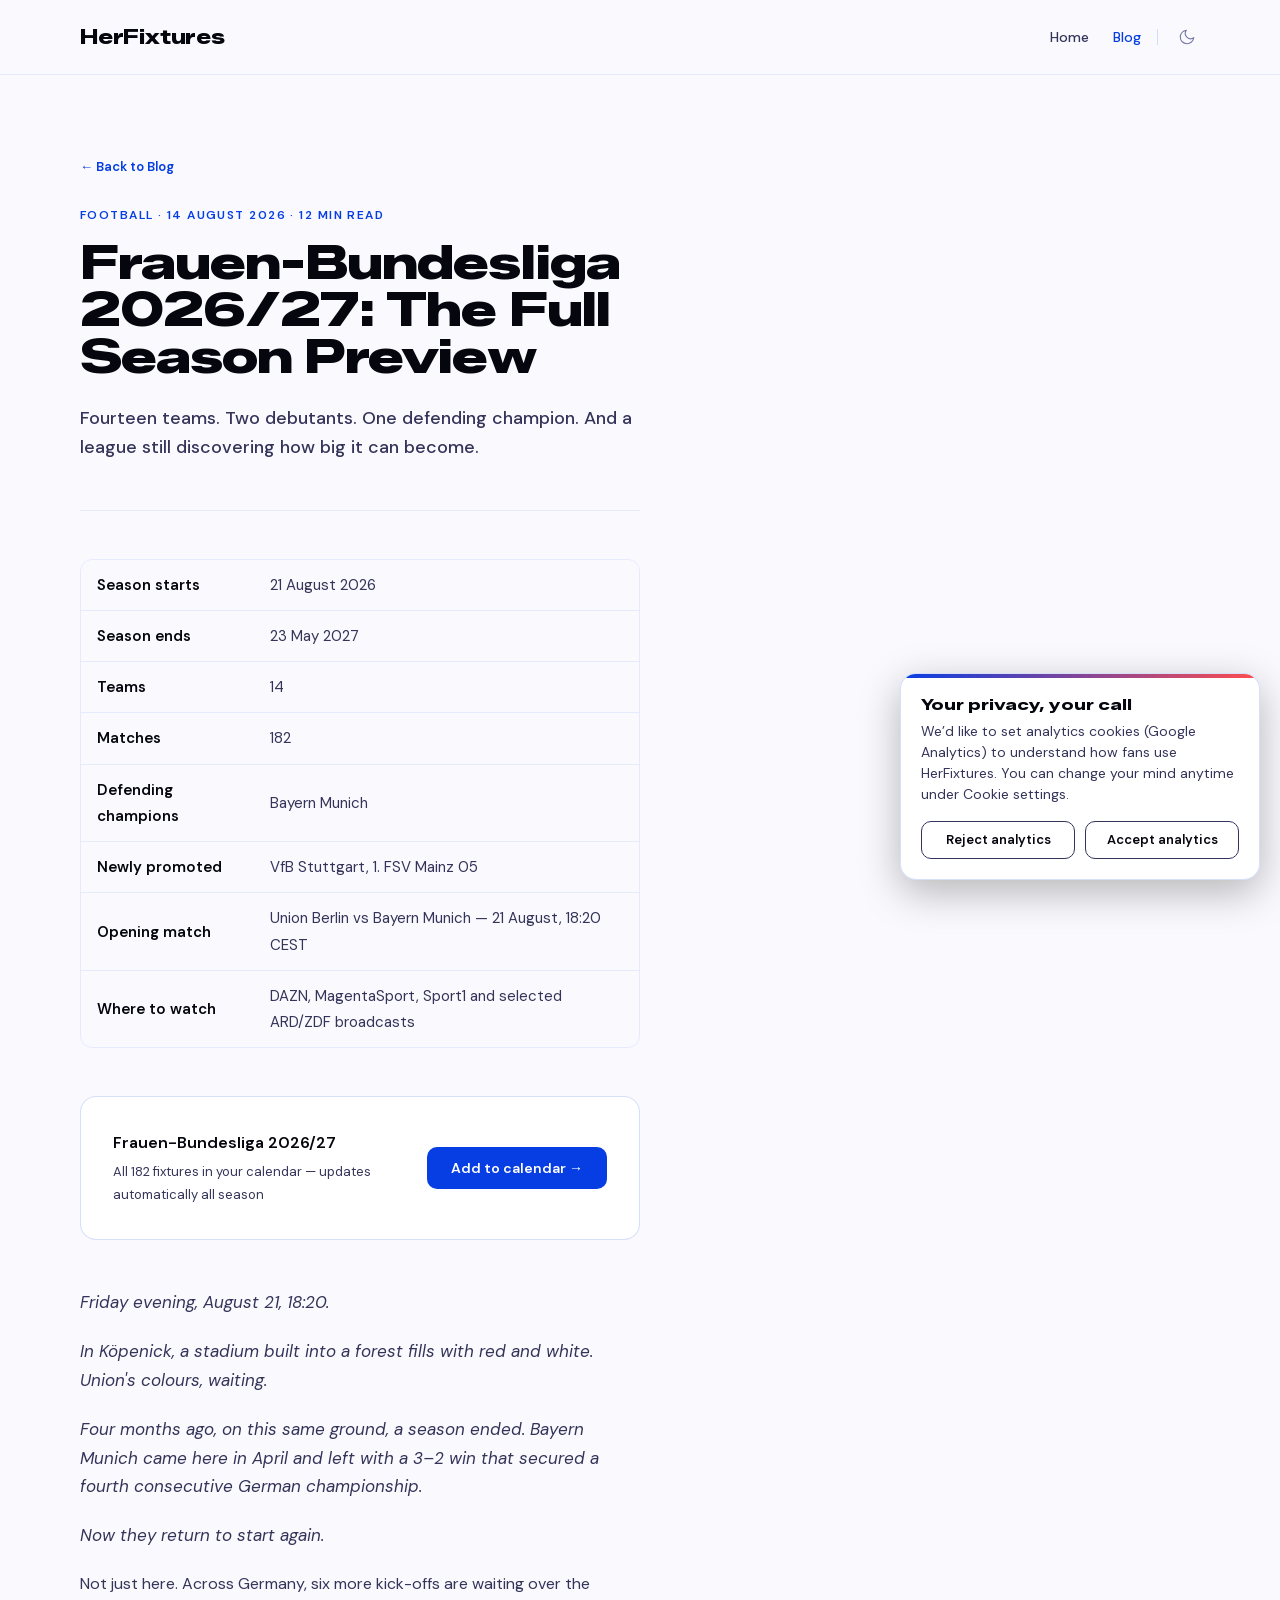
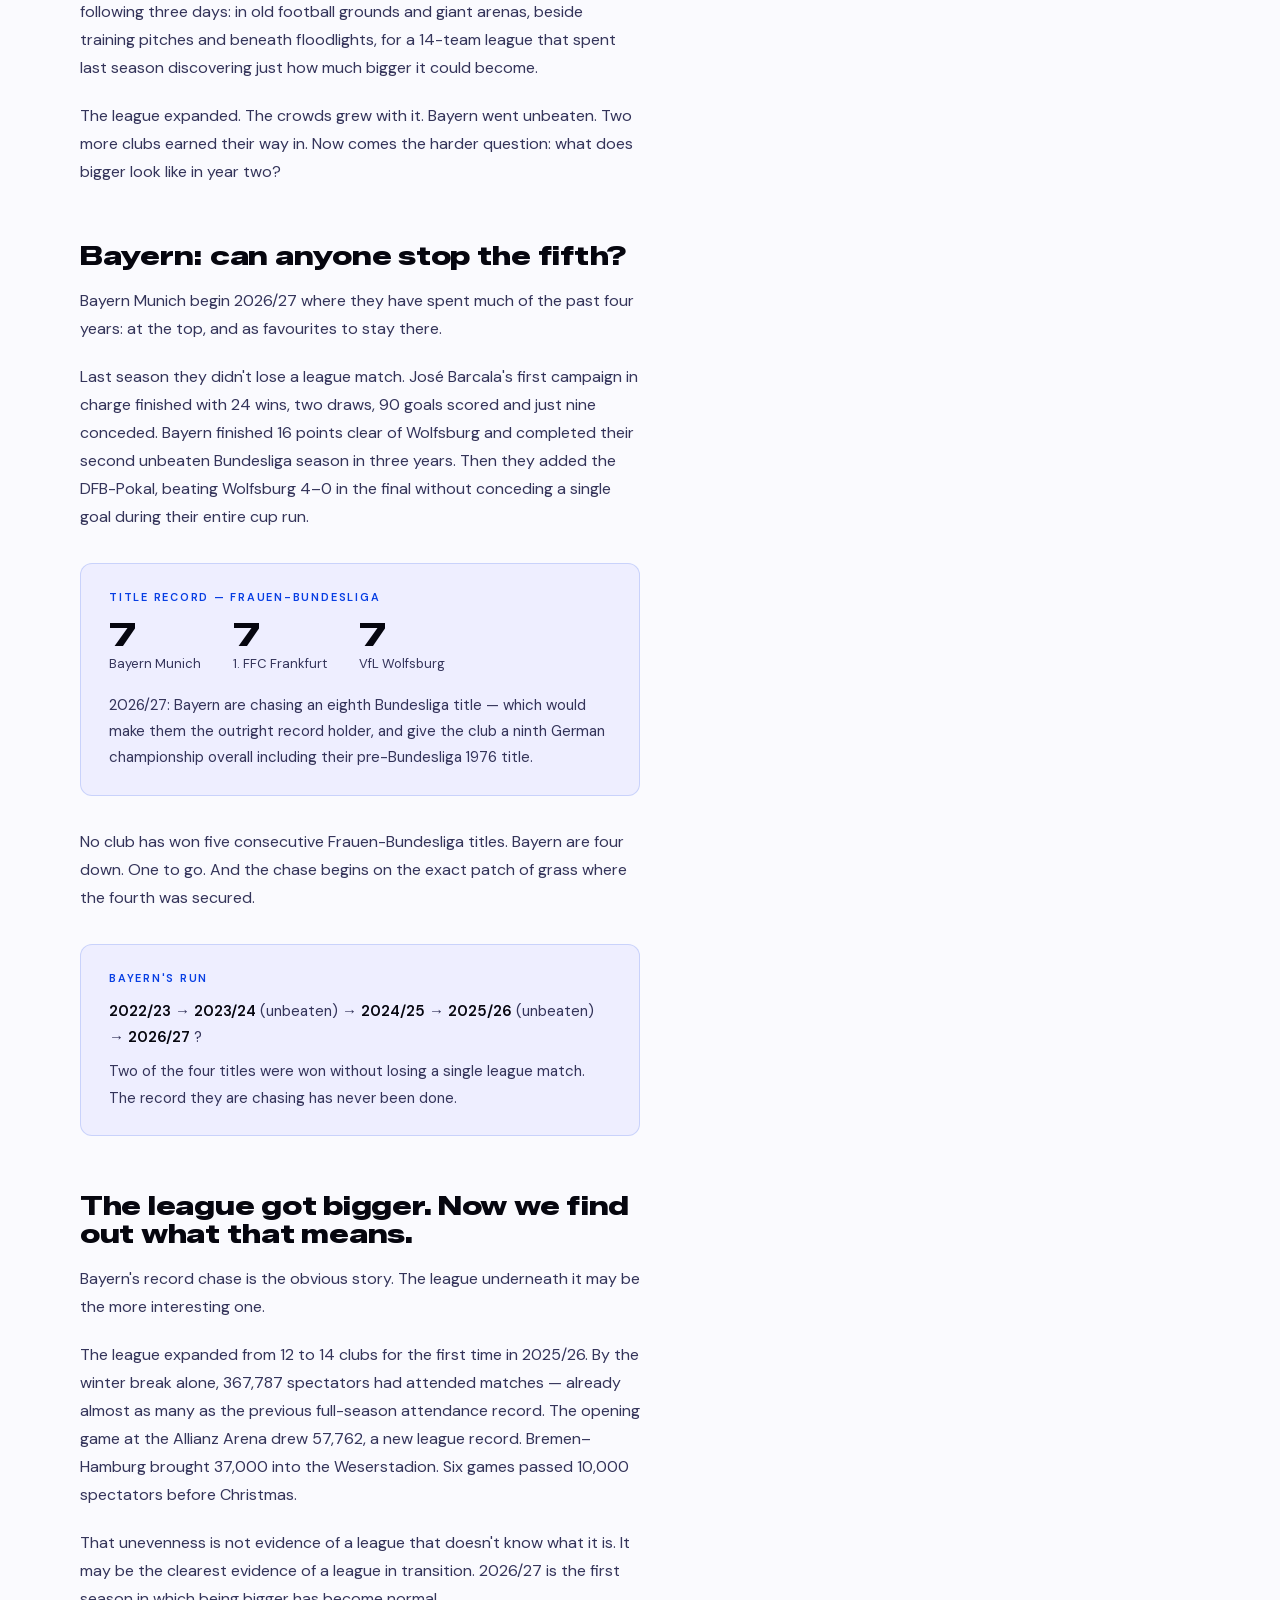
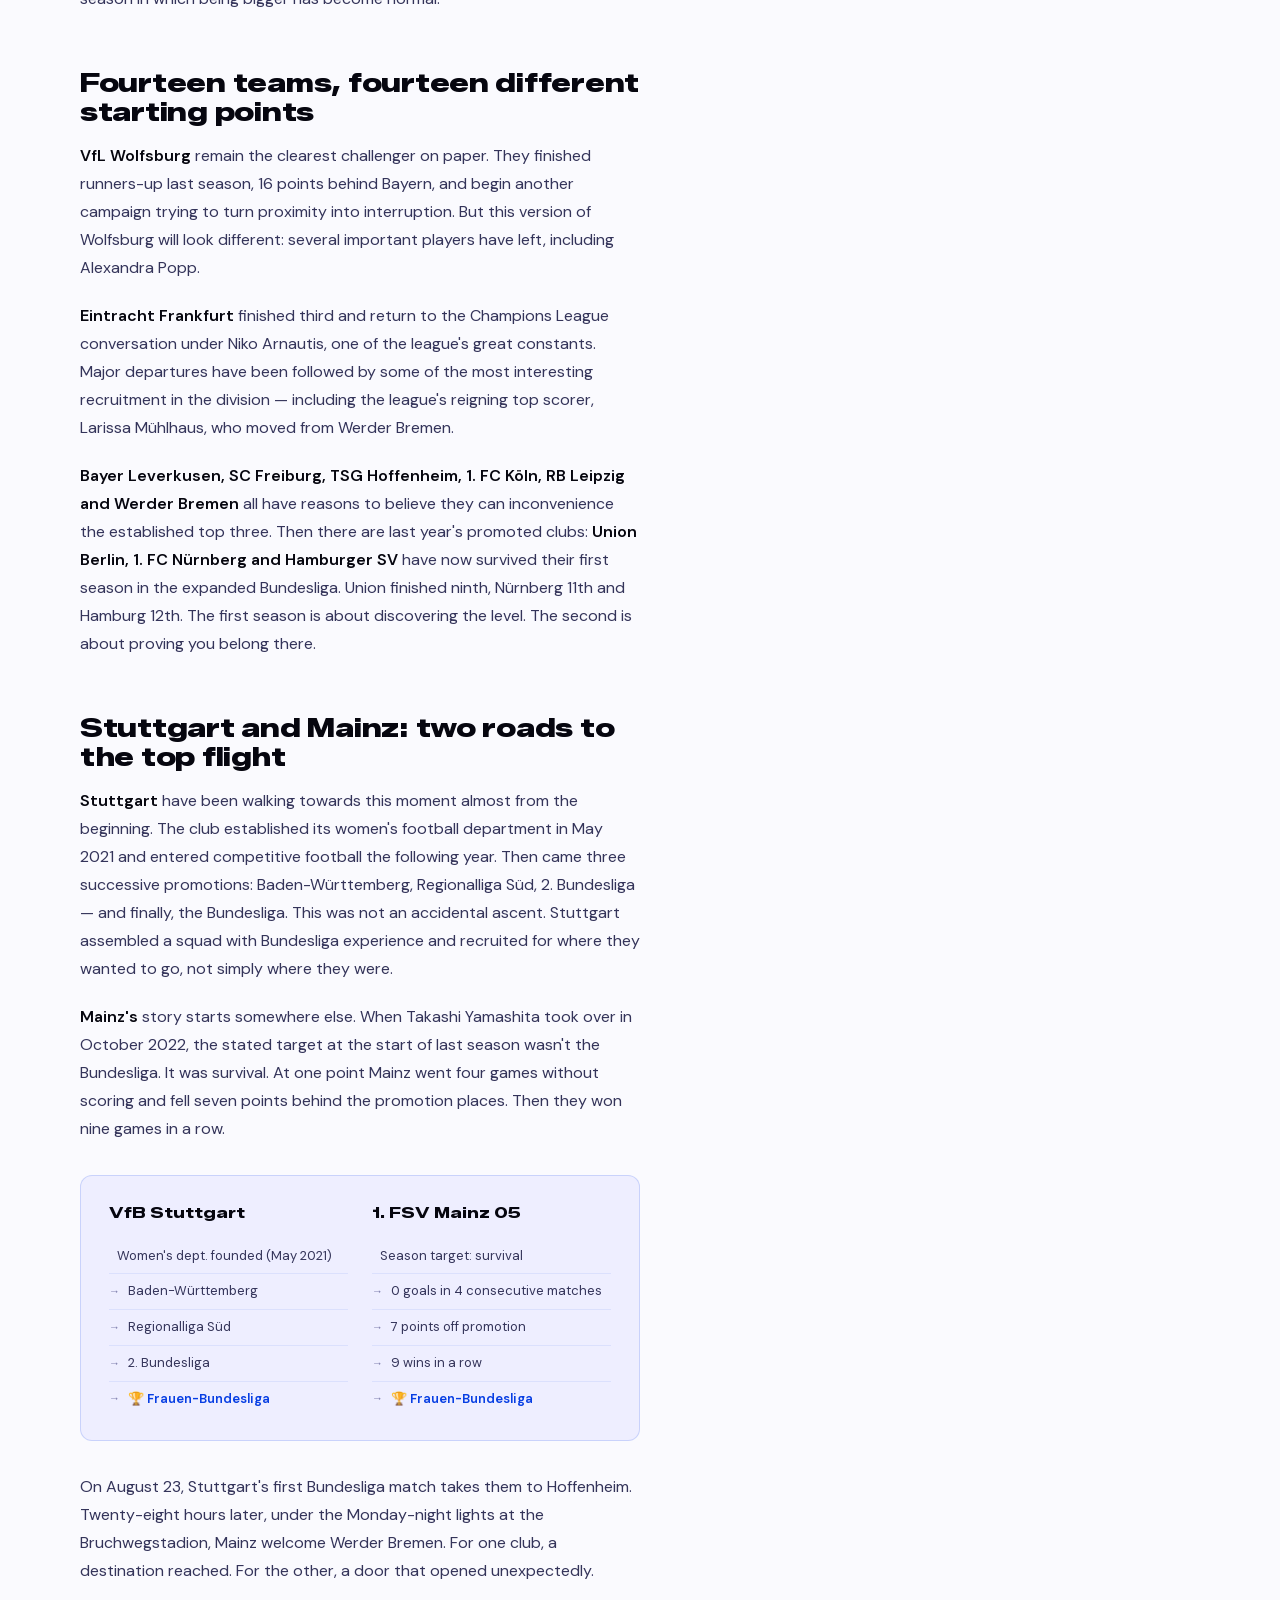
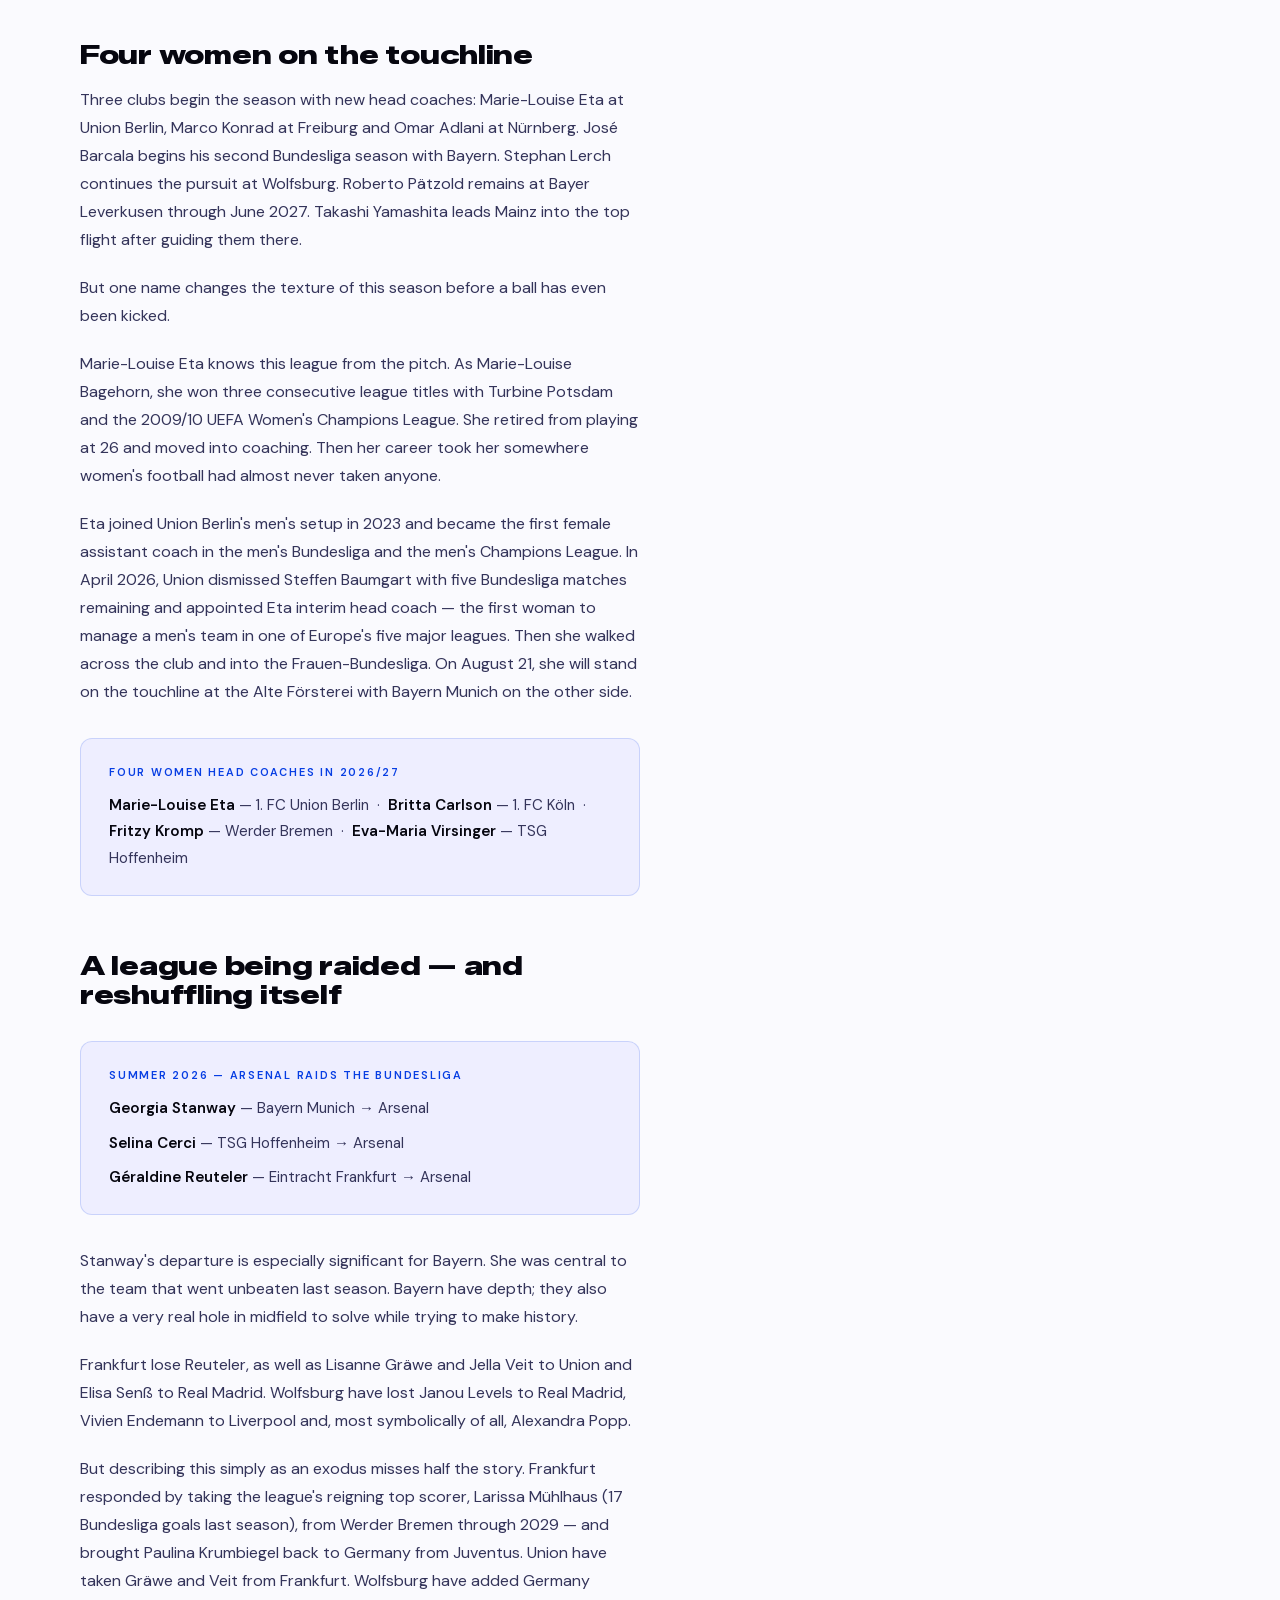
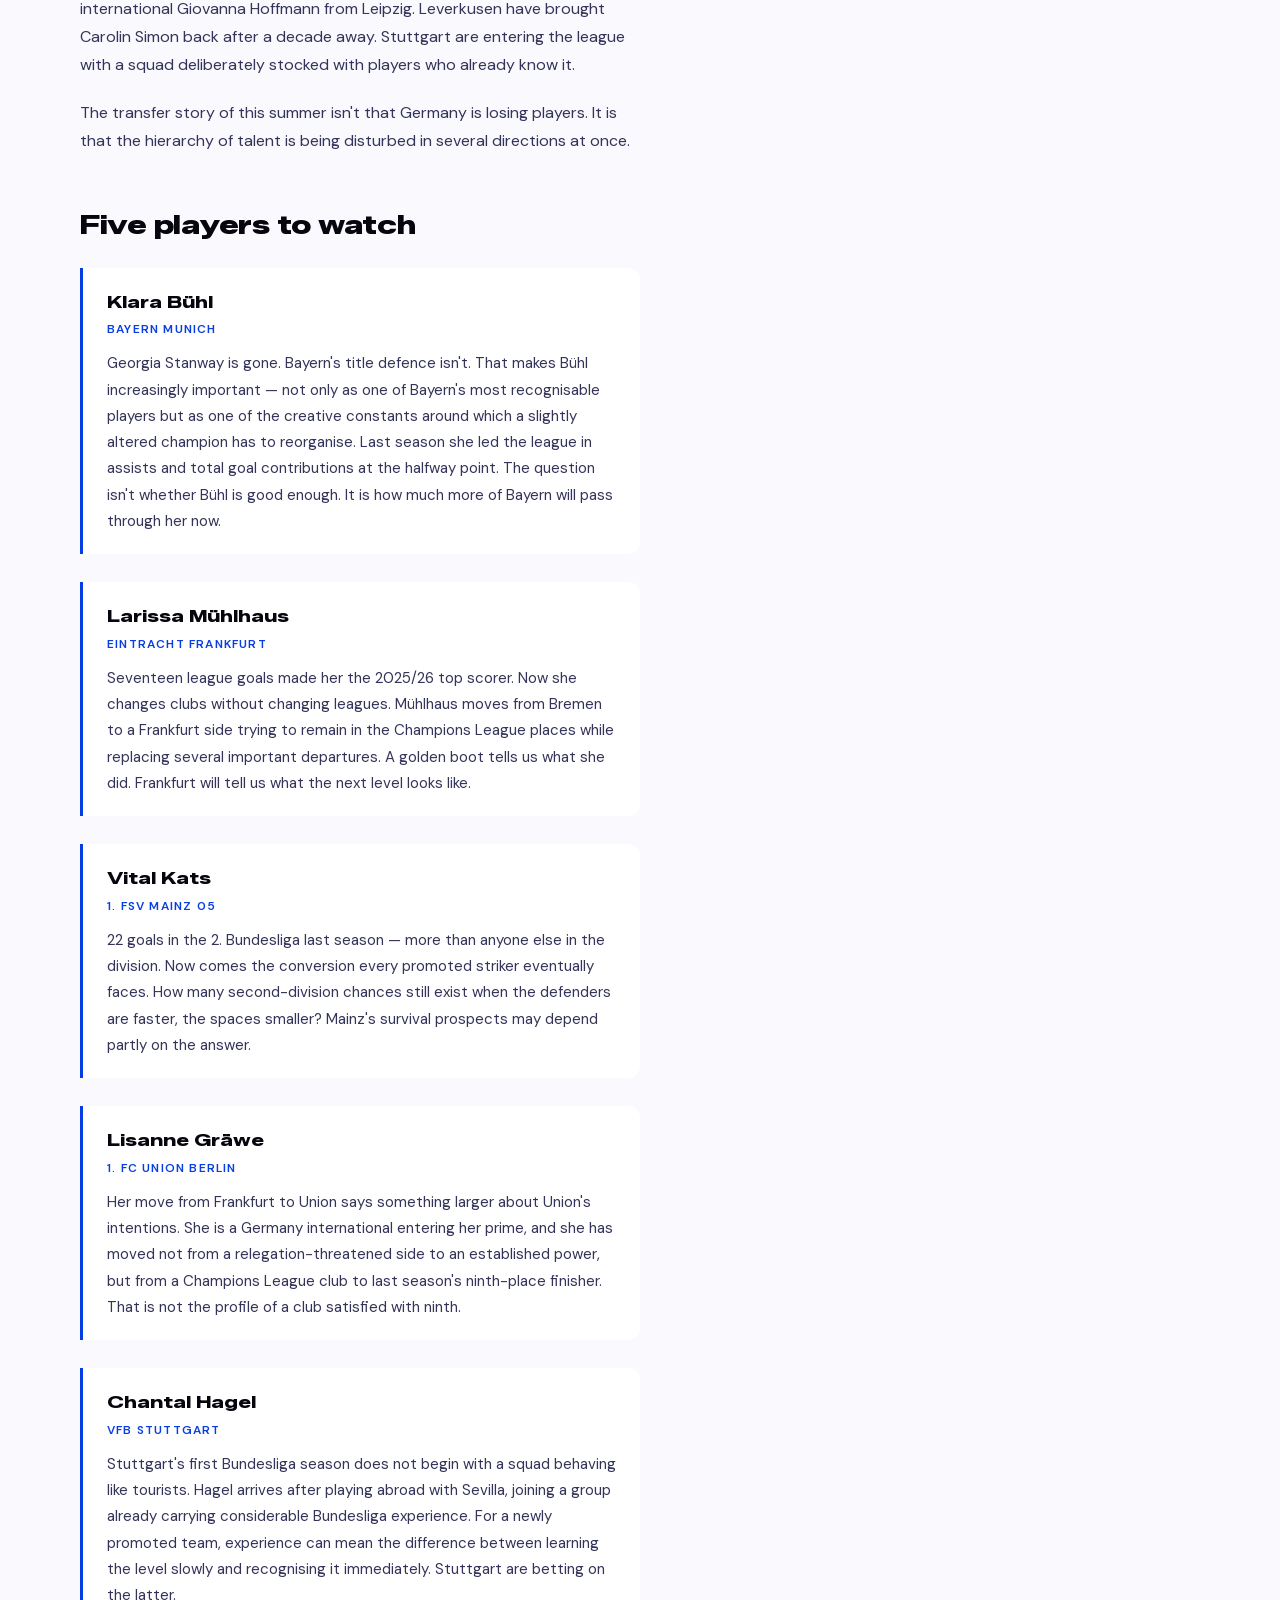
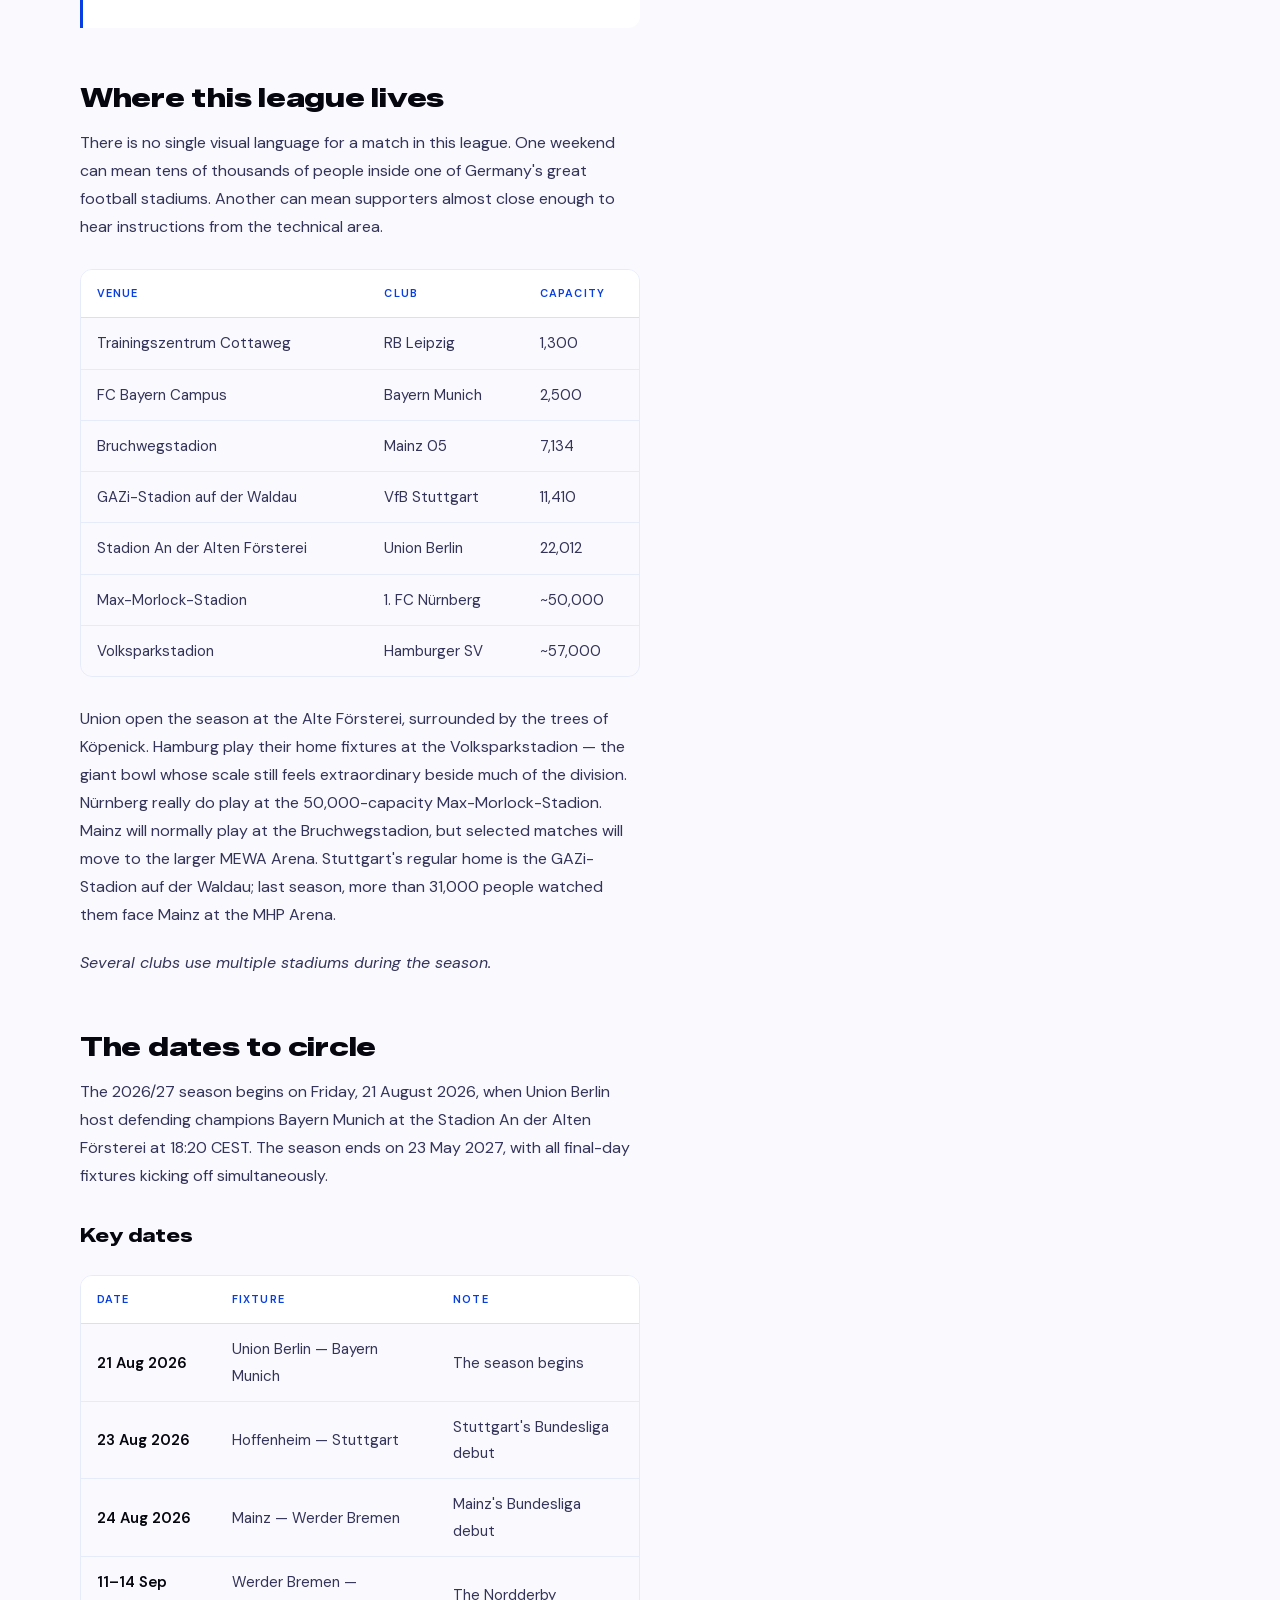
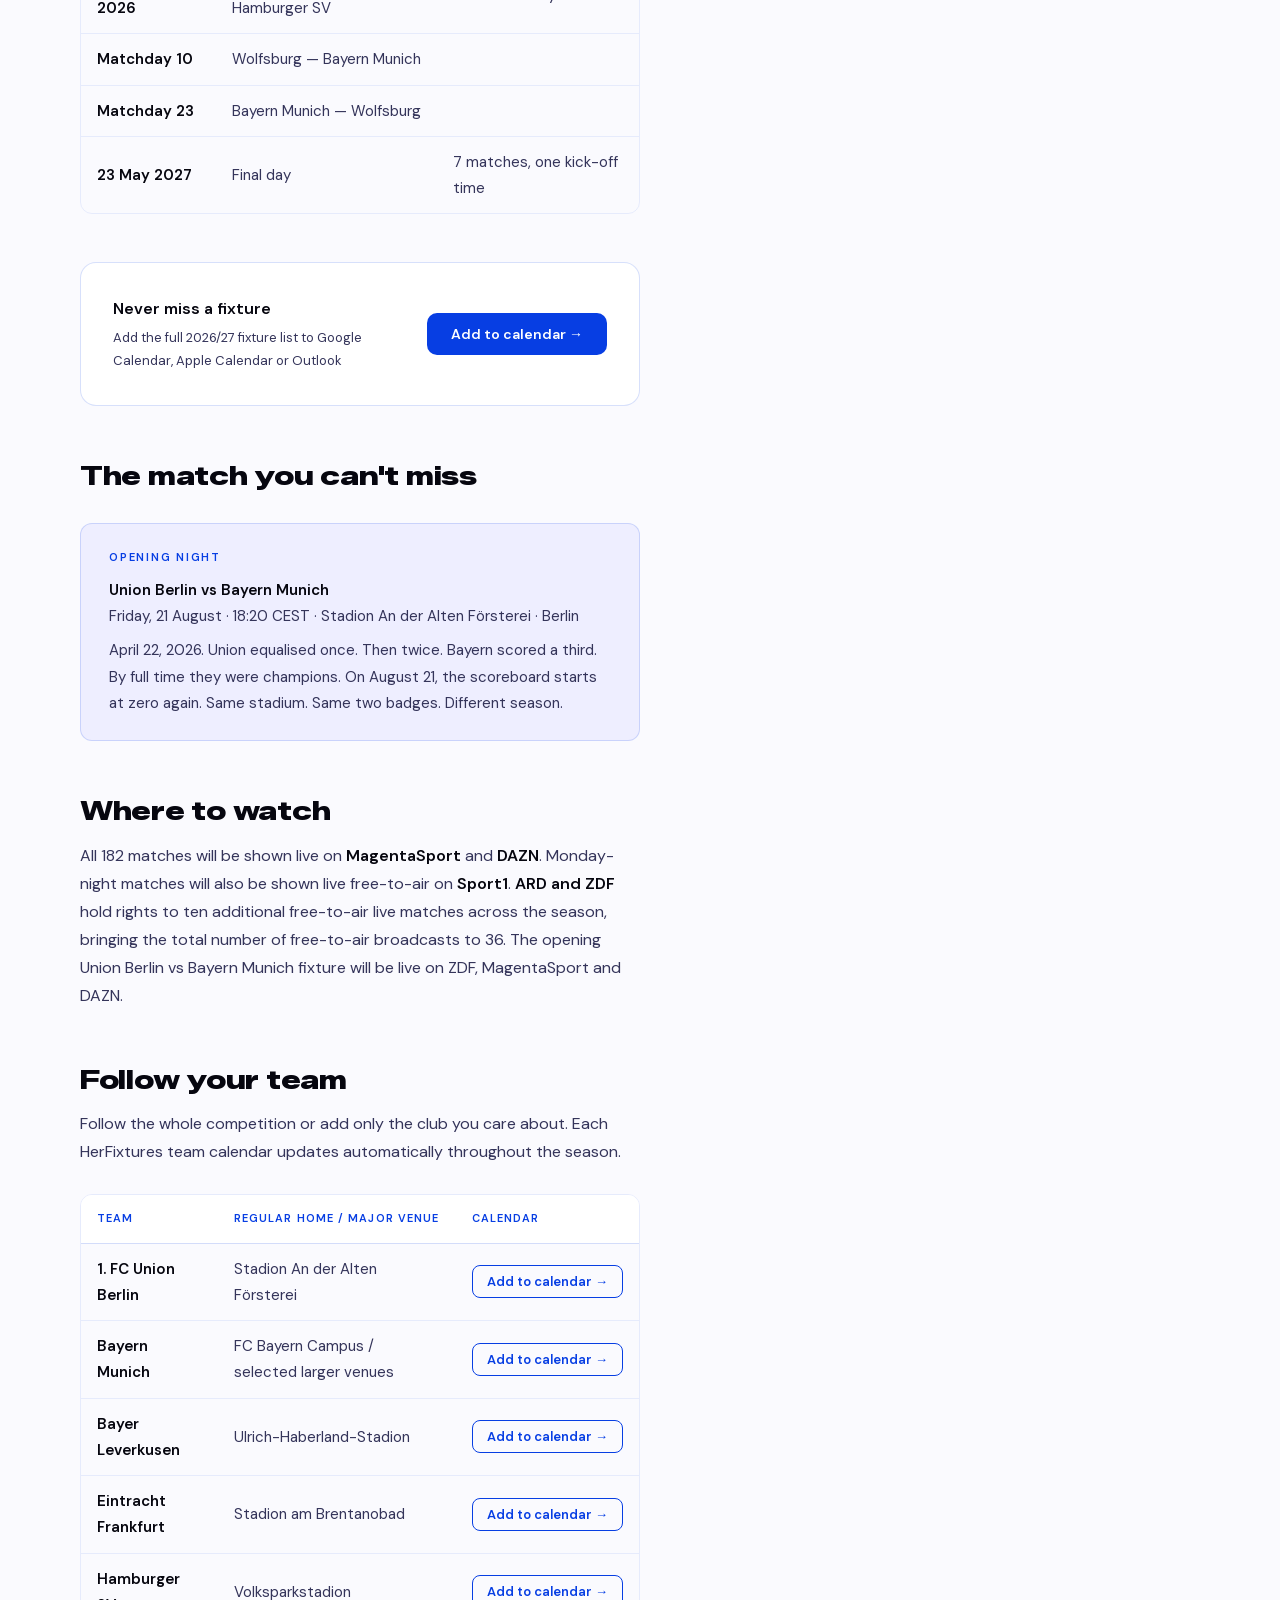
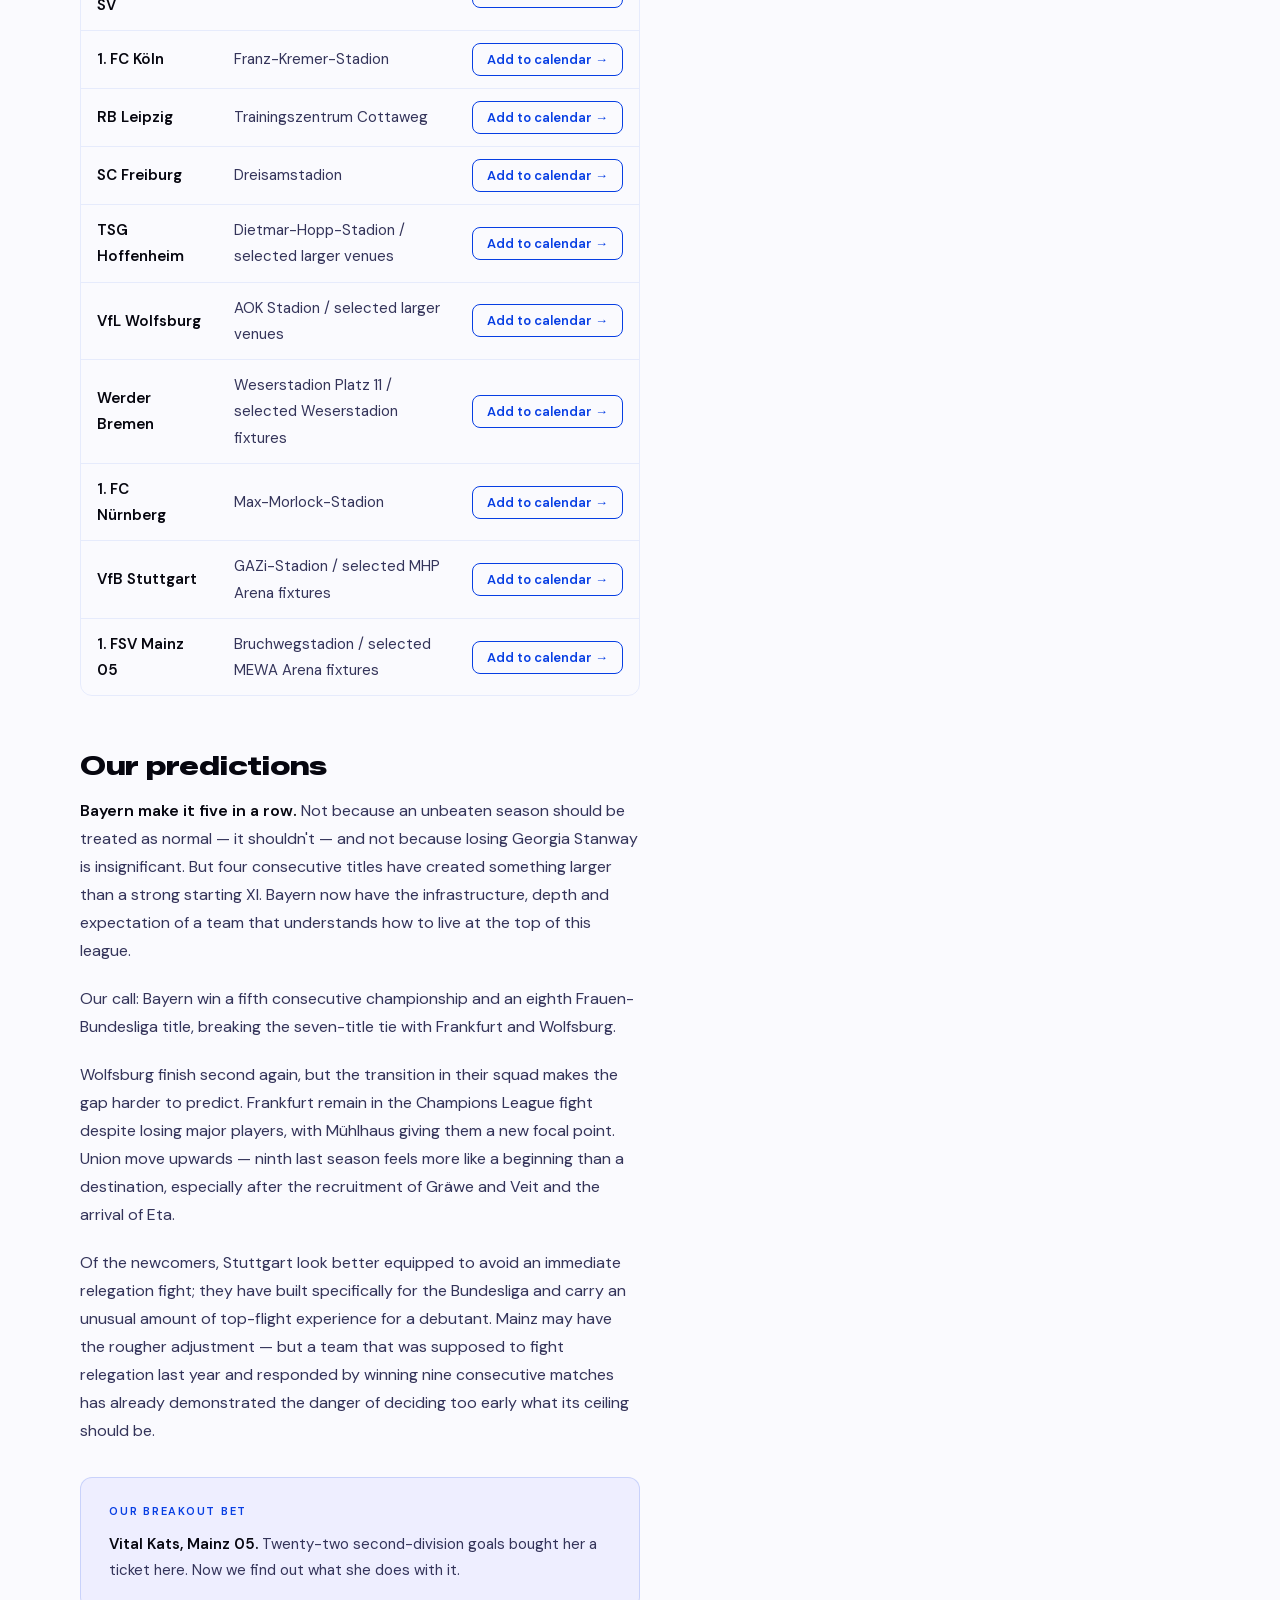
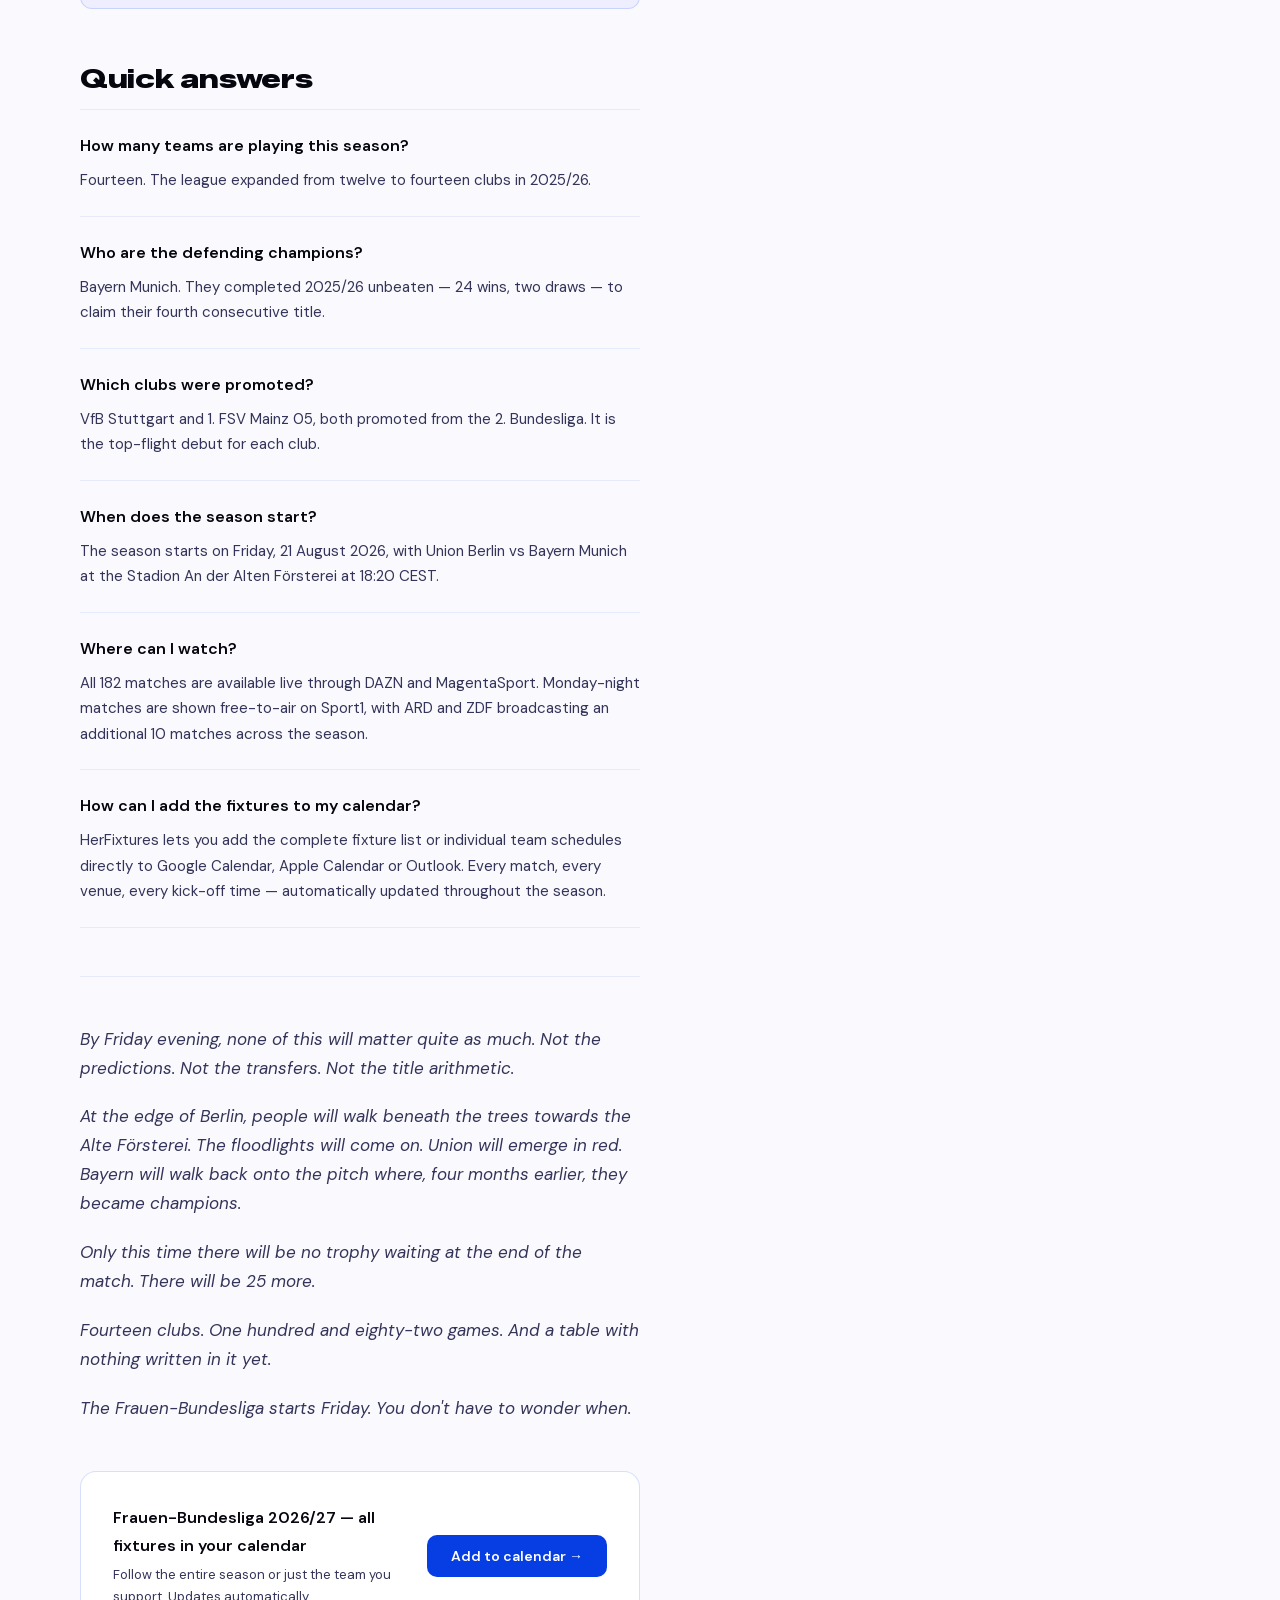
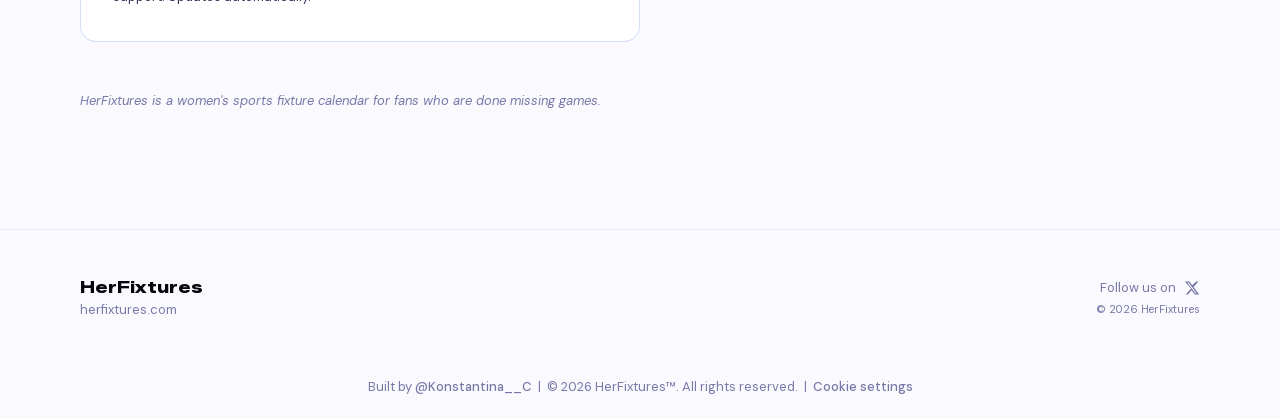
<file: blog/frauen-bundesliga-2026-27-season-preview/index.html>
<!DOCTYPE html>
<html lang="en" data-theme="light">
<head>
<meta charset="UTF-8">
<meta name="viewport" content="width=device-width, initial-scale=1.0">
<script>(function(){var t=localStorage.getItem('theme');if(t==='dark'||t==='light')document.documentElement.setAttribute('data-theme',t);})();</script>
<link rel="canonical" href="https://herfixtures.com/blog/frauen-bundesliga-2026-27-season-preview/">
<title>Frauen-Bundesliga 2026/27 Preview: Teams, Fixtures, Players, Dates &amp; Where to Watch | HerFixtures</title>
<meta name="description" content="The Frauen-Bundesliga returns on 21 August. Meet all 14 teams, discover the players and stories to follow, find where to watch and add every 2026/27 fixture to your calendar.">
<meta property="og:title" content="Frauen-Bundesliga 2026/27: The Full Season Preview">
<meta property="og:description" content="The Frauen-Bundesliga returns on 21 August. Meet all 14 teams, discover the players and stories to follow, find where to watch and add every 2026/27 fixture to your calendar.">
<meta property="og:url" content="https://herfixtures.com/blog/frauen-bundesliga-2026-27-season-preview/">
<meta property="og:type" content="article">
<meta property="og:image" content="https://herfixtures.com/og-image.png">
<meta name="twitter:card" content="summary_large_image">
<meta name="twitter:title" content="Frauen-Bundesliga 2026/27: The Full Season Preview">
<meta name="twitter:description" content="The Frauen-Bundesliga returns on 21 August. Meet all 14 teams, discover the players and stories to follow, find where to watch and add every 2026/27 fixture to your calendar.">
<meta name="twitter:image" content="https://herfixtures.com/og-image.png">
<!-- Google Analytics loads only after consent: see /assets/consent.js. Never add gtag.js here. -->
<script>
  window.dataLayer = window.dataLayer || [];
  function gtag(){dataLayer.push(arguments);}
</script>
<script src="/assets/consent.js" defer></script>
<link rel="icon" type="image/svg+xml" href="/Favicon.svg">
<link rel="apple-touch-icon" href="/Favicon.svg">
<link rel="stylesheet" href="/assets/fonts/fonts.css">
<style>

/* ── TOKENS ─────────────────────────────────────────────── */
:root {
  --blue:      #073EE3;
  --blue-dim:  #052FC0;
  --coral:     #FF4D4D;
  --gold:      #F5C842;
  --bg:        #0C0C18;
  --bg2:       #181830;
  --bg3:       #222240;
  --text:      #EFEFFA;
  --text2:     #9898BB;
  --muted:     #555575;
  --card:      #181830;
  --border:    rgba(255,255,255,0.08);
  --border2:   rgba(255,255,255,0.15);
  --brand-fg:  #5E86FF;
  --purple:    #7C3AED;
}

[data-theme="light"] {
  --bg:        #FAFAFE;
  --bg2:       #FFFFFF;
  --bg3:       #EEEEFF;
  --text:      #06060F;
  --text2:     #34345A;
  --muted:     #7878A8;
  --card:      #FFFFFF;
  --border:    rgba(7,62,227,0.08);
  --border2:   rgba(7,62,227,0.16);
  --brand-fg:  #073EE3;
}

*, *::before, *::after { margin: 0; padding: 0; box-sizing: border-box; }
html { scroll-behavior: smooth; }

body {
  font-family: 'DM Sans', sans-serif;
  background: var(--bg);
  color: var(--text);
  min-height: 100vh;
  overflow-x: hidden;
  transition: background 0.4s, color 0.4s;
}

/* ── TOPBAR ─────────────────────────────────────────────── */
.topbar {
  display: flex;
  align-items: center;
  justify-content: space-between;
  padding: 16px 20px;
  border-bottom: 1px solid var(--border);
  position: sticky;
  top: 0;
  z-index: 100;
  background: var(--bg);
  transition: background 0.4s, border-color 0.4s;
}
@media (min-width: 600px) { .topbar { padding: 20px 48px; } }
@media (min-width: 900px) { .topbar { padding: 24px 80px; } }

.logo {
  font-family: 'Zalando Sans Expanded', sans-serif;
  font-weight: 800;
  font-size: 20px;
  letter-spacing: -0.01em;
  color: var(--text);
  text-decoration: none;
  transition: color 0.4s;
}

.nav { display: flex; align-items: center; gap: 24px; }

.nav-link {
  font-size: 14px;
  font-weight: 500;
  color: var(--text2);
  text-decoration: none;
  transition: color 0.2s;
}
.nav-link:hover { color: var(--purple); }
.nav-link.active { color: var(--brand-fg); }

.topbar-right { display: flex; align-items: center; gap: 16px; }

.nav-divider {
  width: 1px;
  height: 16px;
  background: var(--border2);
  flex-shrink: 0;
}

.theme-btn {
  background: none;
  border: none;
  cursor: pointer;
  padding: 4px;
  display: flex;
  align-items: center;
  color: var(--muted);
  transition: color 0.3s, opacity 0.3s;
  border-radius: 6px;
}
.theme-btn:hover { opacity: 0.7; }

/* ── ARTICLE LAYOUT ─────────────────────────────────────── */
.article-wrap {
  max-width: 720px;
  padding: 56px 20px 96px;
}
@media (min-width: 600px) { .article-wrap { padding: 72px 48px 96px; } }
@media (min-width: 900px) { .article-wrap { padding: 80px 80px 96px; } }

.back-link {
  display: inline-flex;
  align-items: center;
  gap: 6px;
  font-size: 13px;
  font-weight: 600;
  color: var(--brand-fg);
  text-decoration: none;
  margin-bottom: 32px;
  transition: opacity 0.2s;
}
.back-link:hover { opacity: 0.7; }

.article-meta {
  font-size: 12px;
  font-weight: 600;
  letter-spacing: 0.12em;
  text-transform: uppercase;
  color: var(--brand-fg);
  margin-bottom: 16px;
  transition: color 0.4s;
}

.article-title {
  font-family: 'Zalando Sans Expanded', sans-serif;
  font-weight: 900;
  font-size: 36px;
  line-height: 0.98;
  letter-spacing: -0.02em;
  color: var(--text);
  margin-bottom: 24px;
  transition: color 0.4s;
}
@media (min-width: 600px) { .article-title { font-size: 48px; } }

.article-lede {
  font-size: 18px;
  font-weight: 500;
  color: var(--text2);
  line-height: 1.6;
  margin-bottom: 48px;
  padding-bottom: 48px;
  border-bottom: 1px solid var(--border);
  transition: color 0.4s, border-color 0.4s;
}

/* ── ARTICLE BODY ───────────────────────────────────────── */
.article-body {
  font-size: 16px;
  line-height: 1.75;
  color: var(--text);
  transition: color 0.4s;
}

.article-body h2 {
  font-family: 'Zalando Sans Expanded', sans-serif;
  font-weight: 900;
  font-size: 22px;
  line-height: 1.1;
  letter-spacing: -0.01em;
  color: var(--text);
  margin-top: 56px;
  margin-bottom: 16px;
  transition: color 0.4s;
}
@media (min-width: 600px) { .article-body h2 { font-size: 26px; } }

.article-body h3 {
  font-family: 'Zalando Sans Expanded', sans-serif;
  font-weight: 800;
  font-size: 18px;
  line-height: 1.2;
  color: var(--text);
  margin-top: 36px;
  margin-bottom: 12px;
  transition: color 0.4s;
}

.article-body p {
  color: var(--text2);
  margin-bottom: 20px;
  transition: color 0.4s;
}

.article-body .opening-graf {
  font-size: 17px;
  font-weight: 500;
  color: var(--text2);
  font-style: italic;
  line-height: 1.7;
}

.article-body strong {
  color: var(--text);
  font-weight: 600;
}

.article-body ul, .article-body ol {
  color: var(--text2);
  padding-left: 24px;
  margin-bottom: 20px;
  transition: color 0.4s;
}

.article-body li { margin-bottom: 8px; }

.article-divider {
  border: none;
  border-top: 1px solid var(--border);
  margin: 48px 0;
}

/* ── HIGHLIGHT BOX ──────────────────────────────────────── */
.highlight-box {
  background: var(--bg3);
  border: 1px solid var(--border2);
  border-radius: 12px;
  padding: 24px 28px;
  margin: 32px 0;
  transition: background 0.4s, border-color 0.4s;
}

.highlight-box .hb-label {
  font-size: 11px;
  font-weight: 700;
  letter-spacing: 0.16em;
  text-transform: uppercase;
  color: var(--brand-fg);
  margin-bottom: 10px;
  transition: color 0.4s;
}

.highlight-box p {
  font-size: 15px;
  color: var(--text2);
  margin-bottom: 0;
}

.highlight-box p + p {
  margin-top: 8px;
}

/* ── STAT ROW ───────────────────────────────────────────── */
.stat-row {
  display: flex;
  gap: 32px;
  flex-wrap: wrap;
  margin-top: 12px;
}

.stat-item { display: flex; flex-direction: column; gap: 2px; }

.stat-num {
  font-family: 'Zalando Sans Expanded', sans-serif;
  font-weight: 900;
  font-size: 32px;
  letter-spacing: -0.02em;
  color: var(--text);
  line-height: 1;
  transition: color 0.4s;
}

.stat-desc {
  font-size: 13px;
  color: var(--text2);
  transition: color 0.4s;
}

/* ── JOURNEY BOX ────────────────────────────────────────── */
.journey-box {
  background: var(--bg3);
  border: 1px solid var(--border2);
  border-radius: 12px;
  padding: 24px 28px;
  margin: 32px 0;
  display: grid;
  grid-template-columns: 1fr 1fr;
  gap: 24px;
  transition: background 0.4s, border-color 0.4s;
}
@media (max-width: 560px) { .journey-box { grid-template-columns: 1fr; } }

.journey-col {}

.journey-club {
  font-family: 'Zalando Sans Expanded', sans-serif;
  font-weight: 800;
  font-size: 15px;
  color: var(--text);
  margin-bottom: 12px;
  transition: color 0.4s;
}

.journey-steps {
  display: flex;
  flex-direction: column;
  gap: 0;
}

.journey-step {
  font-size: 13px;
  color: var(--text2);
  padding: 6px 0;
  border-bottom: 1px solid var(--border);
  display: flex;
  align-items: center;
  gap: 8px;
  transition: color 0.4s, border-color 0.4s;
}

.journey-step:last-child {
  border-bottom: none;
  color: var(--brand-fg);
  font-weight: 700;
}

.journey-step::before {
  content: '→';
  color: var(--muted);
  font-size: 11px;
  flex-shrink: 0;
}

.journey-step:first-child::before { content: ''; }

/* ── PLAYER CARD ────────────────────────────────────────── */
.player-card {
  border-left: 3px solid var(--brand-fg);
  padding: 20px 24px;
  margin: 28px 0;
  background: var(--bg2);
  border-radius: 0 12px 12px 0;
  transition: background 0.4s, border-color 0.4s;
}

.player-name {
  font-family: 'Zalando Sans Expanded', sans-serif;
  font-weight: 800;
  font-size: 17px;
  color: var(--text);
  margin-bottom: 2px;
  transition: color 0.4s;
}

.player-club {
  font-size: 12px;
  font-weight: 600;
  letter-spacing: 0.1em;
  text-transform: uppercase;
  color: var(--brand-fg);
  margin-bottom: 10px;
  transition: color 0.4s;
}

.player-card p {
  font-size: 15px;
  margin-bottom: 0;
}

/* ── CTA BLOCK ──────────────────────────────────────────── */
.cta-block {
  display: flex;
  flex-direction: column;
  gap: 12px;
  background: var(--bg2);
  border: 1px solid var(--border2);
  border-radius: 16px;
  padding: 32px;
  margin: 48px 0;
  transition: background 0.4s, border-color 0.4s;
}
@media (min-width: 600px) {
  .cta-block {
    flex-direction: row;
    align-items: center;
    justify-content: space-between;
  }
}

.cta-block-text {
  font-size: 16px;
  font-weight: 600;
  color: var(--text);
  transition: color 0.4s;
}

.cta-block-sub {
  font-size: 13px;
  color: var(--text2);
  margin-top: 4px;
  transition: color 0.4s;
}

.cta-btn {
  display: inline-flex;
  align-items: center;
  gap: 8px;
  background: var(--brand-fg);
  color: #fff;
  font-size: 14px;
  font-weight: 700;
  padding: 12px 24px;
  border-radius: 10px;
  text-decoration: none;
  white-space: nowrap;
  transition: opacity 0.2s;
  flex-shrink: 0;
  border: none;
  cursor: pointer;
  font-family: 'DM Sans', sans-serif;
}
.cta-btn:hover { opacity: 0.85; }

/* ── TABLES ─────────────────────────────────────────────── */
.table-wrap {
  overflow-x: auto;
  margin: 28px 0;
  border-radius: 12px;
  border: 1px solid var(--border);
}

.article-body table {
  width: 100%;
  border-collapse: collapse;
  font-size: 15px;
  min-width: 420px;
}

.article-body th {
  text-align: left;
  font-size: 11px;
  font-weight: 700;
  letter-spacing: 0.1em;
  text-transform: uppercase;
  color: var(--brand-fg);
  padding: 14px 16px;
  border-bottom: 1px solid var(--border2);
  background: var(--bg2);
  transition: color 0.4s, background 0.4s, border-color 0.4s;
}

.article-body td {
  padding: 12px 16px;
  color: var(--text2);
  border-bottom: 1px solid var(--border);
  vertical-align: middle;
  transition: color 0.4s, border-color 0.4s;
}

.article-body tr:last-child td { border-bottom: none; }

.article-body td strong { color: var(--text); }

/* ── TEAM CAL BUTTON ────────────────────────────────────── */
.team-cal-btn {
  font-family: 'DM Sans', sans-serif;
  font-size: 13px;
  font-weight: 600;
  color: var(--brand-fg);
  background: transparent;
  border: 1.5px solid var(--brand-fg);
  border-radius: 8px;
  padding: 7px 14px;
  cursor: pointer;
  transition: background 0.18s, color 0.18s;
  white-space: nowrap;
}
.team-cal-btn:hover {
  background: var(--brand-fg);
  color: #fff;
}

/* ── FAQ ────────────────────────────────────────────────── */
.faq-section { margin-top: 8px; }

.faq-item {
  border-bottom: 1px solid var(--border);
  padding: 22px 0;
  transition: border-color 0.4s;
}
.faq-item:first-child { border-top: 1px solid var(--border); }

.faq-q {
  font-weight: 600;
  font-size: 16px;
  color: var(--text);
  margin-bottom: 8px;
  transition: color 0.4s;
}

.faq-a {
  font-size: 15px;
  color: var(--text2);
  line-height: 1.7;
  transition: color 0.4s;
}

/* ── FOOTER ─────────────────────────────────────────────── */
.footer {
  display: flex;
  flex-direction: column;
  gap: 16px;
  padding: 32px 20px;
  border-top: 1px solid var(--border);
  transition: border-color 0.4s;
}
@media (min-width: 600px) {
  .footer {
    flex-direction: row;
    align-items: center;
    justify-content: space-between;
    padding: 40px 48px;
  }
}
@media (min-width: 900px) { .footer { padding: 48px 80px; } }

.footer-logo {
  font-family: 'Zalando Sans Expanded', sans-serif;
  font-weight: 800;
  font-size: 16px;
  color: var(--text);
  transition: color 0.4s;
}
.footer-url {
  font-size: 13px;
  color: var(--muted);
  margin-top: 4px;
  transition: color 0.4s;
}
.footer-right { display: flex; flex-direction: column; gap: 6px; }
@media (min-width: 600px) { .footer-right { align-items: flex-end; } }

.footer-socials { display: flex; align-items: center; gap: 8px; }
.footer-follow { font-size: 13px; color: var(--muted); transition: color 0.4s; }
.footer-social-link {
  color: var(--muted);
  text-decoration: none;
  transition: color 0.2s;
  display: flex;
  align-items: center;
}
.footer-social-link:hover { color: var(--brand-fg); }
.footer-social-link svg { width: 16px; height: 16px; fill: currentColor; }
.footer-copy { font-size: 11px; color: var(--muted); transition: color 0.4s; }
.footer-credit {
  text-align: center;
  font-size: 13px;
  color: var(--muted);
  padding: 12px 0 24px;
  transition: color 0.4s;
}
.footer-credit a { color: inherit; font-weight: 500; text-decoration: none; }
.footer-credit a:hover { color: var(--brand-fg); }

/* ── FEED MODAL ─────────────────────────────────────────── */
.wnba-overlay {
  display: none;
  position: fixed; inset: 0; z-index: 500;
  background: rgba(0,0,0,0.45);
  align-items: center; justify-content: center;
  padding: 20px;
  transition: opacity 0.2s ease;
}
.wnba-overlay.is-open { display: flex; }
.wnba-overlay.is-closing { pointer-events: none; }

@keyframes overlayIn  { from { opacity:0 } to { opacity:1 } }
@keyframes overlayOut { from { opacity:1 } to { opacity:0 } }
@keyframes modalIn    { from { opacity:0; transform:scale(0.95) } to { opacity:1; transform:scale(1) } }
@keyframes modalOut   { from { opacity:1; transform:scale(1) } to { opacity:0; transform:scale(0.95) } }
@keyframes sheetIn    { from { transform:translateY(100%) } to { transform:translateY(0) } }
@keyframes sheetOut   { from { transform:translateY(0) } to { transform:translateY(100%) } }

.wnba-overlay.is-open { animation: overlayIn 0.2s ease forwards; }
.wnba-overlay.is-open .wnba-modal { animation: modalIn 0.25s ease forwards; }
.wnba-overlay.is-closing { animation: overlayOut 0.2s ease forwards; }
.wnba-overlay.is-closing .wnba-modal { animation: modalOut 0.2s ease forwards; }

.wnba-modal {
  background: var(--card);
  border-radius: 20px;
  overflow: hidden;
  width: 100%; max-width: 650px;
  max-height: 90vh;
  display: flex; flex-direction: column;
  position: relative;
  box-shadow: 0 24px 64px rgba(0,0,0,0.18);
}
.wnba-modal-bar {
  height: 3px; flex-shrink: 0;
  background: linear-gradient(to right, #073EE3, #FF4D4D);
}
.wnba-modal-head {
  padding: 24px 24px 0;
  display: flex; align-items: flex-start; justify-content: space-between;
  flex-shrink: 0;
}
.wnba-modal-title {
  font-family: 'Zalando Sans Expanded', sans-serif;
  font-weight: 900;
  font-size: 20px; color: var(--text);
  margin-bottom: 6px; line-height: 1.2;
  letter-spacing: -0.01em;
}
.wnba-modal-sub {
  font-family: 'DM Sans', sans-serif;
  font-size: 16px; color: var(--muted); line-height: 1.5;
}
.wnba-close {
  background: none; border: none; cursor: pointer;
  color: var(--muted); font-size: 18px; padding: 4px;
  line-height: 1; flex-shrink: 0; margin-left: 16px;
  border-radius: 8px; transition: color 0.15s, background 0.15s;
  font-family: 'DM Sans', sans-serif;
}
.wnba-close:hover { color: var(--text); background: var(--bg3); }
#feedMain { display: flex; flex-direction: column; flex: 1; min-height: 0; overflow: hidden; }
.wnba-grid {
  display: grid;
  grid-template-columns: repeat(4, 1fr);
  gap: 8px;
  padding: 16px 24px;
  overflow-y: auto; flex: 1; min-height: 0;
  /* Pack rows to the top at their natural height. Without this the grid
     inherits align-content:normal (= stretch), so when the modal is scoped
     to a single team that one row absorbs all the leftover height of the
     fixed-height mobile sheet and the tile renders ~400px tall. */
  align-content: start;
}
.wnba-tile {
  border: 1px solid var(--border2);
  border-radius: 12px;
  padding: 12px 6px 10px;
  display: flex; flex-direction: column;
  align-items: center; gap: 8px;
  cursor: pointer; position: relative;
  transition: border-color 0.15s, background 0.15s;
  background: var(--card); user-select: none;
}
.wnba-tile:hover { border-color: var(--brand-fg); background: var(--bg3); }
.wnba-tile.is-selected { border: none; background: #EEF1FD; }
.wnba-tile.is-selected::before {
  content: ''; position: absolute; inset: 0;
  border-radius: 12px; padding: 1.5px;
  background: linear-gradient(135deg, #073EE3, #FF4D4D);
  -webkit-mask: linear-gradient(#fff 0 0) content-box, linear-gradient(#fff 0 0);
  -webkit-mask-composite: xor; mask-composite: exclude; pointer-events: none;
}
[data-theme="dark"] .wnba-tile.is-selected { background: rgba(7,62,227,0.15); }
.wnba-tile-logo { width: 36px; height: 36px; object-fit: contain; border-radius: 50%; }
.wnba-tile-emoji {
  font-size: 28px; line-height: 1;
  width: 36px; height: 36px;
  display: flex; align-items: center; justify-content: center;
}
.wnba-tile-name {
  font-family: 'DM Sans', sans-serif;
  font-size: 13px; font-weight: 400;
  color: var(--text2); text-align: center; line-height: 1.3;
}
.wnba-check {
  position: absolute; top: 5px; right: 5px;
  width: 16px; height: 16px; border-radius: 50%;
  background: var(--brand-fg);
  display: none; align-items: center; justify-content: center;
}
.wnba-tile.is-selected .wnba-check { display: flex; }
@keyframes checkPop {
  0%   { transform: scale(0); opacity: 0; }
  60%  { transform: scale(1.25); opacity: 1; }
  100% { transform: scale(1); opacity: 1; }
}
.wnba-tile.is-selected .wnba-check { animation: checkPop 0.2s cubic-bezier(0.34,1.56,0.64,1) forwards; }
.wnba-modal-foot { padding: 0 24px 20px; flex-shrink: 0; }
.wnba-foot-divider { height: 1px; background: var(--border); margin-bottom: 16px; }
.wnba-foot-btns { display: flex; gap: 12px; }
.wnba-btn-google, .wnba-btn-apple {
  flex: 1; padding: 13px 10px; border-radius: 12px;
  font-family: 'DM Sans', sans-serif; font-size: 13px; font-weight: 600;
  cursor: pointer; transition: all 0.2s; text-align: center;
  white-space: nowrap; overflow: hidden; text-overflow: ellipsis;
}
.wnba-btn-google { color: var(--brand-fg); border: 1.5px solid var(--brand-fg); background: transparent; }
.wnba-btn-google:hover { background: var(--brand-fg); color: white; }
.wnba-btn-apple  { color: var(--coral); border: 1.5px solid var(--coral); background: transparent; }
.wnba-btn-apple:hover  { background: var(--coral); color: white; }
.wnba-btn-google:disabled, .wnba-btn-apple:disabled { opacity: 0.35; cursor: default; pointer-events: none; }
.wnba-success {
  display: none; flex-direction: column; align-items: center;
  padding: 48px 32px 32px; text-align: center;
}
.wnba-success.is-visible { display: flex; }
.wnba-success-icon {
  width: 64px; height: 64px; border-radius: 50%;
  background: linear-gradient(135deg, #073EE3, #FF4D4D);
  display: flex; align-items: center; justify-content: center;
  margin-bottom: 20px; font-size: 28px;
}
.wnba-success-title { font-family: 'DM Sans', sans-serif; font-size: 18px; font-weight: 500; color: var(--text); margin-bottom: 10px; }
.wnba-success-sub   { font-family: 'DM Sans', sans-serif; font-size: 14px; color: var(--muted); line-height: 1.6; margin-bottom: 28px; max-width: 360px; }
.wnba-success-close {
  padding: 12px 32px; border-radius: 12px;
  background: transparent; border: 1.5px solid var(--brand-fg);
  color: var(--brand-fg); font-family: 'DM Sans', sans-serif;
  font-size: 14px; font-weight: 600; cursor: pointer; transition: all 0.2s;
}
.wnba-success-close:hover { background: var(--brand-fg); color: white; }

@media (max-width: 640px) {
  .wnba-overlay { align-items: flex-end; padding: 0; }
  .wnba-overlay.is-open .wnba-modal { animation: sheetIn 0.3s ease-out forwards !important; }
  .wnba-overlay.is-closing .wnba-modal { animation: sheetOut 0.3s ease-out forwards !important; }
  .wnba-modal { border-radius: 20px 20px 0 0; max-width: 100%; width: 100%; max-height: 80vh; display: flex; flex-direction: column; }
  .wnba-grid { grid-template-columns: repeat(2, 1fr); -webkit-overflow-scrolling: touch; }
  .wnba-modal-foot { flex-shrink: 0; border-top: 1px solid var(--border); padding: 12px 20px 24px; background: var(--card); }
  .wnba-foot-divider { display: none; }
  .wnba-tile[data-team="all"] { grid-column: span 2; flex-direction: row; padding: 14px 16px; justify-content: flex-start; gap: 12px; }
  .wnba-tile[data-team="all"] .wnba-tile-logo { flex-shrink: 0; }
  .wnba-tile[data-team="all"] .wnba-tile-name { font-size: 14px; font-weight: 500; text-align: left; }
  .wnba-tile[data-team="all"] .wnba-check { top: 4px; right: 4px; }
  .wnba-modal-bar { position: relative; cursor: grab; }
  .wnba-modal-bar::after { content: ''; position: absolute; top: 8px; left: 50%; transform: translateX(-50%); width: 40px; height: 4px; border-radius: 2px; background: rgba(7,62,227,0.2); }
  .wnba-foot-btns { flex-direction: column; gap: 8px; }
}

</style>
</head>
<body>

<header class="topbar">
  <a href="/" class="logo">HerFixtures</a>
  <div class="topbar-right">
    <nav class="nav">
      <a href="/" class="nav-link">Home</a>
      <a href="/blog" class="nav-link active">Blog</a>
    </nav>
    <div class="nav-divider"></div>
    <button class="theme-btn" id="theme-btn" onclick="toggleTheme()" aria-label="Toggle dark mode">
      <svg id="icon-moon" xmlns="http://www.w3.org/2000/svg" width="18" height="18" viewBox="0 0 24 24" fill="none" stroke="currentColor" stroke-width="1.5" stroke-linecap="round" stroke-linejoin="round">
        <path d="M21 12.79A9 9 0 1 1 11.21 3 7 7 0 0 0 21 12.79z"/>
      </svg>
      <svg id="icon-sun" xmlns="http://www.w3.org/2000/svg" width="18" height="18" viewBox="0 0 24 24" fill="none" stroke="currentColor" stroke-width="1.5" stroke-linecap="round" stroke-linejoin="round" style="display:none;">
        <circle cx="12" cy="12" r="5"/>
        <line x1="12" y1="1" x2="12" y2="3"/><line x1="12" y1="21" x2="12" y2="23"/>
        <line x1="4.22" y1="4.22" x2="5.64" y2="5.64"/><line x1="18.36" y1="18.36" x2="19.78" y2="19.78"/>
        <line x1="1" y1="12" x2="3" y2="12"/><line x1="21" y1="12" x2="23" y2="12"/>
        <line x1="4.22" y1="19.78" x2="5.64" y2="18.36"/><line x1="18.36" y1="5.64" x2="19.78" y2="4.22"/>
      </svg>
    </button>
  </div>
</header>

<main>
  <div class="article-wrap">
    <a href="/blog" class="back-link">&larr; Back to Blog</a>

    <div class="article-meta">Football &middot; 14 August 2026 &middot; 12 min read</div>
    <h1 class="article-title">Frauen-Bundesliga 2026/27: The Full Season Preview</h1>
    <p class="article-lede">Fourteen teams. Two debutants. One defending champion. And a league still discovering how big it can become.</p>

    <div class="article-body">

      <div class="table-wrap">
        <table>
          <tbody>
            <tr><td><strong>Season starts</strong></td><td>21 August 2026</td></tr>
            <tr><td><strong>Season ends</strong></td><td>23 May 2027</td></tr>
            <tr><td><strong>Teams</strong></td><td>14</td></tr>
            <tr><td><strong>Matches</strong></td><td>182</td></tr>
            <tr><td><strong>Defending champions</strong></td><td>Bayern Munich</td></tr>
            <tr><td><strong>Newly promoted</strong></td><td>VfB Stuttgart, 1. FSV Mainz 05</td></tr>
            <tr><td><strong>Opening match</strong></td><td>Union Berlin vs Bayern Munich — 21 August, 18:20 CEST</td></tr>
            <tr><td><strong>Where to watch</strong></td><td>DAZN, MagentaSport, Sport1 and selected ARD/ZDF broadcasts</td></tr>
          </tbody>
        </table>
      </div>

      <div class="cta-block">
        <div>
          <div class="cta-block-text">Frauen-Bundesliga 2026/27</div>
          <div class="cta-block-sub">All 182 fixtures in your calendar — updates automatically all season</div>
        </div>
        <button onclick="FeedModal.open(FRAUEN_BL_CONFIG)" class="cta-btn">Add to calendar &rarr;</button>
      </div>

      <p class="opening-graf">Friday evening, August 21, 18:20.</p>
      <p class="opening-graf">In Köpenick, a stadium built into a forest fills with red and white. Union's colours, waiting.</p>
      <p class="opening-graf">Four months ago, on this same ground, a season ended. Bayern Munich came here in April and left with a 3–2 win that secured a fourth consecutive German championship.</p>
      <p class="opening-graf">Now they return to start again.</p>
      <p>Not just here. Across Germany, six more kick-offs are waiting over the following three days: in old football grounds and giant arenas, beside training pitches and beneath floodlights, for a 14-team league that spent last season discovering just how much bigger it could become.</p>
      <p>The league expanded. The crowds grew with it. Bayern went unbeaten. Two more clubs earned their way in. Now comes the harder question: what does bigger look like in year two?</p>

      <h2>Bayern: can anyone stop the fifth?</h2>
      <p>Bayern Munich begin 2026/27 where they have spent much of the past four years: at the top, and as favourites to stay there.</p>
      <p>Last season they didn't lose a league match. José Barcala's first campaign in charge finished with 24 wins, two draws, 90 goals scored and just nine conceded. Bayern finished 16 points clear of Wolfsburg and completed their second unbeaten Bundesliga season in three years. Then they added the DFB-Pokal, beating Wolfsburg 4–0 in the final without conceding a single goal during their entire cup run.</p>

      <div class="highlight-box">
        <div class="hb-label">Title record — Frauen-Bundesliga</div>
        <div class="stat-row">
          <div class="stat-item">
            <span class="stat-num">7</span>
            <span class="stat-desc">Bayern Munich</span>
          </div>
          <div class="stat-item">
            <span class="stat-num">7</span>
            <span class="stat-desc">1. FFC Frankfurt</span>
          </div>
          <div class="stat-item">
            <span class="stat-num">7</span>
            <span class="stat-desc">VfL Wolfsburg</span>
          </div>
        </div>
        <p style="margin-top:16px;">2026/27: Bayern are chasing an eighth Bundesliga title — which would make them the outright record holder, and give the club a ninth German championship overall including their pre-Bundesliga 1976 title.</p>
      </div>

      <p>No club has won five consecutive Frauen-Bundesliga titles. Bayern are four down. One to go. And the chase begins on the exact patch of grass where the fourth was secured.</p>

      <div class="highlight-box">
        <div class="hb-label">Bayern's run</div>
        <p><strong>2022/23</strong> → <strong>2023/24</strong> (unbeaten) → <strong>2024/25</strong> → <strong>2025/26</strong> (unbeaten) → <strong>2026/27</strong> ?</p>
        <p>Two of the four titles were won without losing a single league match. The record they are chasing has never been done.</p>
      </div>

      <h2>The league got bigger. Now we find out what that means.</h2>
      <p>Bayern's record chase is the obvious story. The league underneath it may be the more interesting one.</p>
      <p>The league expanded from 12 to 14 clubs for the first time in 2025/26. By the winter break alone, 367,787 spectators had attended matches — already almost as many as the previous full-season attendance record. The opening game at the Allianz Arena drew 57,762, a new league record. Bremen–Hamburg brought 37,000 into the Weserstadion. Six games passed 10,000 spectators before Christmas.</p>
      <p>That unevenness is not evidence of a league that doesn't know what it is. It may be the clearest evidence of a league in transition. 2026/27 is the first season in which being bigger has become normal.</p>

      <h2>Fourteen teams, fourteen different starting points</h2>
      <p><strong>VfL Wolfsburg</strong> remain the clearest challenger on paper. They finished runners-up last season, 16 points behind Bayern, and begin another campaign trying to turn proximity into interruption. But this version of Wolfsburg will look different: several important players have left, including Alexandra Popp.</p>
      <p><strong>Eintracht Frankfurt</strong> finished third and return to the Champions League conversation under Niko Arnautis, one of the league's great constants. Major departures have been followed by some of the most interesting recruitment in the division — including the league's reigning top scorer, Larissa Mühlhaus, who moved from Werder Bremen.</p>
      <p><strong>Bayer Leverkusen, SC Freiburg, TSG Hoffenheim, 1. FC Köln, RB Leipzig and Werder Bremen</strong> all have reasons to believe they can inconvenience the established top three. Then there are last year's promoted clubs: <strong>Union Berlin, 1. FC Nürnberg and Hamburger SV</strong> have now survived their first season in the expanded Bundesliga. Union finished ninth, Nürnberg 11th and Hamburg 12th. The first season is about discovering the level. The second is about proving you belong there.</p>

      <h2>Stuttgart and Mainz: two roads to the top flight</h2>
      <p><strong>Stuttgart</strong> have been walking towards this moment almost from the beginning. The club established its women's football department in May 2021 and entered competitive football the following year. Then came three successive promotions: Baden-Württemberg, Regionalliga Süd, 2. Bundesliga — and finally, the Bundesliga. This was not an accidental ascent. Stuttgart assembled a squad with Bundesliga experience and recruited for where they wanted to go, not simply where they were.</p>
      <p><strong>Mainz's</strong> story starts somewhere else. When Takashi Yamashita took over in October 2022, the stated target at the start of last season wasn't the Bundesliga. It was survival. At one point Mainz went four games without scoring and fell seven points behind the promotion places. Then they won nine games in a row.</p>

      <div class="journey-box">
        <div class="journey-col">
          <div class="journey-club">VfB Stuttgart</div>
          <div class="journey-steps">
            <div class="journey-step">Women's dept. founded (May 2021)</div>
            <div class="journey-step">Baden-Württemberg</div>
            <div class="journey-step">Regionalliga Süd</div>
            <div class="journey-step">2. Bundesliga</div>
            <div class="journey-step">🏆 Frauen-Bundesliga</div>
          </div>
        </div>
        <div class="journey-col">
          <div class="journey-club">1. FSV Mainz 05</div>
          <div class="journey-steps">
            <div class="journey-step">Season target: survival</div>
            <div class="journey-step">0 goals in 4 consecutive matches</div>
            <div class="journey-step">7 points off promotion</div>
            <div class="journey-step">9 wins in a row</div>
            <div class="journey-step">🏆 Frauen-Bundesliga</div>
          </div>
        </div>
      </div>

      <p>On August 23, Stuttgart's first Bundesliga match takes them to Hoffenheim. Twenty-eight hours later, under the Monday-night lights at the Bruchwegstadion, Mainz welcome Werder Bremen. For one club, a destination reached. For the other, a door that opened unexpectedly.</p>

      <h2>Four women on the touchline</h2>
      <p>Three clubs begin the season with new head coaches: Marie-Louise Eta at Union Berlin, Marco Konrad at Freiburg and Omar Adlani at Nürnberg. José Barcala begins his second Bundesliga season with Bayern. Stephan Lerch continues the pursuit at Wolfsburg. Roberto Pätzold remains at Bayer Leverkusen through June 2027. Takashi Yamashita leads Mainz into the top flight after guiding them there.</p>
      <p>But one name changes the texture of this season before a ball has even been kicked.</p>
      <p>Marie-Louise Eta knows this league from the pitch. As Marie-Louise Bagehorn, she won three consecutive league titles with Turbine Potsdam and the 2009/10 UEFA Women's Champions League. She retired from playing at 26 and moved into coaching. Then her career took her somewhere women's football had almost never taken anyone.</p>
      <p>Eta joined Union Berlin's men's setup in 2023 and became the first female assistant coach in the men's Bundesliga and the men's Champions League. In April 2026, Union dismissed Steffen Baumgart with five Bundesliga matches remaining and appointed Eta interim head coach — the first woman to manage a men's team in one of Europe's five major leagues. Then she walked across the club and into the Frauen-Bundesliga. On August 21, she will stand on the touchline at the Alte Försterei with Bayern Munich on the other side.</p>

      <div class="highlight-box">
        <div class="hb-label">Four women head coaches in 2026/27</div>
        <p><strong>Marie-Louise Eta</strong> — 1. FC Union Berlin &nbsp;·&nbsp; <strong>Britta Carlson</strong> — 1. FC Köln &nbsp;·&nbsp; <strong>Fritzy Kromp</strong> — Werder Bremen &nbsp;·&nbsp; <strong>Eva-Maria Virsinger</strong> — TSG Hoffenheim</p>
      </div>

      <h2>A league being raided — and reshuffling itself</h2>

      <div class="highlight-box">
        <div class="hb-label">Summer 2026 — Arsenal raids the Bundesliga</div>
        <p><strong>Georgia Stanway</strong> — Bayern Munich &rarr; Arsenal</p>
        <p><strong>Selina Cerci</strong> — TSG Hoffenheim &rarr; Arsenal</p>
        <p><strong>Géraldine Reuteler</strong> — Eintracht Frankfurt &rarr; Arsenal</p>
      </div>

      <p>Stanway's departure is especially significant for Bayern. She was central to the team that went unbeaten last season. Bayern have depth; they also have a very real hole in midfield to solve while trying to make history.</p>
      <p>Frankfurt lose Reuteler, as well as Lisanne Gräwe and Jella Veit to Union and Elisa Senß to Real Madrid. Wolfsburg have lost Janou Levels to Real Madrid, Vivien Endemann to Liverpool and, most symbolically of all, Alexandra Popp.</p>
      <p>But describing this simply as an exodus misses half the story. Frankfurt responded by taking the league's reigning top scorer, Larissa Mühlhaus (17 Bundesliga goals last season), from Werder Bremen through 2029 — and brought Paulina Krumbiegel back to Germany from Juventus. Union have taken Gräwe and Veit from Frankfurt. Wolfsburg have added Germany international Giovanna Hoffmann from Leipzig. Leverkusen have brought Carolin Simon back after a decade away. Stuttgart are entering the league with a squad deliberately stocked with players who already know it.</p>
      <p>The transfer story of this summer isn't that Germany is losing players. It is that the hierarchy of talent is being disturbed in several directions at once.</p>

      <h2>Five players to watch</h2>

      <div class="player-card">
        <div class="player-name">Klara Bühl</div>
        <div class="player-club">Bayern Munich</div>
        <p>Georgia Stanway is gone. Bayern's title defence isn't. That makes Bühl increasingly important — not only as one of Bayern's most recognisable players but as one of the creative constants around which a slightly altered champion has to reorganise. Last season she led the league in assists and total goal contributions at the halfway point. The question isn't whether Bühl is good enough. It is how much more of Bayern will pass through her now.</p>
      </div>

      <div class="player-card">
        <div class="player-name">Larissa Mühlhaus</div>
        <div class="player-club">Eintracht Frankfurt</div>
        <p>Seventeen league goals made her the 2025/26 top scorer. Now she changes clubs without changing leagues. Mühlhaus moves from Bremen to a Frankfurt side trying to remain in the Champions League places while replacing several important departures. A golden boot tells us what she did. Frankfurt will tell us what the next level looks like.</p>
      </div>

      <div class="player-card">
        <div class="player-name">Vital Kats</div>
        <div class="player-club">1. FSV Mainz 05</div>
        <p>22 goals in the 2. Bundesliga last season — more than anyone else in the division. Now comes the conversion every promoted striker eventually faces. How many second-division chances still exist when the defenders are faster, the spaces smaller? Mainz's survival prospects may depend partly on the answer.</p>
      </div>

      <div class="player-card">
        <div class="player-name">Lisanne Gräwe</div>
        <div class="player-club">1. FC Union Berlin</div>
        <p>Her move from Frankfurt to Union says something larger about Union's intentions. She is a Germany international entering her prime, and she has moved not from a relegation-threatened side to an established power, but from a Champions League club to last season's ninth-place finisher. That is not the profile of a club satisfied with ninth.</p>
      </div>

      <div class="player-card">
        <div class="player-name">Chantal Hagel</div>
        <div class="player-club">VfB Stuttgart</div>
        <p>Stuttgart's first Bundesliga season does not begin with a squad behaving like tourists. Hagel arrives after playing abroad with Sevilla, joining a group already carrying considerable Bundesliga experience. For a newly promoted team, experience can mean the difference between learning the level slowly and recognising it immediately. Stuttgart are betting on the latter.</p>
      </div>

      <h2>Where this league lives</h2>
      <p>There is no single visual language for a match in this league. One weekend can mean tens of thousands of people inside one of Germany's great football stadiums. Another can mean supporters almost close enough to hear instructions from the technical area.</p>

      <div class="table-wrap">
        <table>
          <thead>
            <tr><th>Venue</th><th>Club</th><th>Capacity</th></tr>
          </thead>
          <tbody>
            <tr><td>Trainingszentrum Cottaweg</td><td>RB Leipzig</td><td>1,300</td></tr>
            <tr><td>FC Bayern Campus</td><td>Bayern Munich</td><td>2,500</td></tr>
            <tr><td>Bruchwegstadion</td><td>Mainz 05</td><td>7,134</td></tr>
            <tr><td>GAZi-Stadion auf der Waldau</td><td>VfB Stuttgart</td><td>11,410</td></tr>
            <tr><td>Stadion An der Alten Försterei</td><td>Union Berlin</td><td>22,012</td></tr>
            <tr><td>Max-Morlock-Stadion</td><td>1. FC Nürnberg</td><td>~50,000</td></tr>
            <tr><td>Volksparkstadion</td><td>Hamburger SV</td><td>~57,000</td></tr>
          </tbody>
        </table>
      </div>

      <p>Union open the season at the Alte Försterei, surrounded by the trees of Köpenick. Hamburg play their home fixtures at the Volksparkstadion — the giant bowl whose scale still feels extraordinary beside much of the division. Nürnberg really do play at the 50,000-capacity Max-Morlock-Stadion. Mainz will normally play at the Bruchwegstadion, but selected matches will move to the larger MEWA Arena. Stuttgart's regular home is the GAZi-Stadion auf der Waldau; last season, more than 31,000 people watched them face Mainz at the MHP Arena.</p>
      <p><em>Several clubs use multiple stadiums during the season.</em></p>

      <h2>The dates to circle</h2>
      <p>The 2026/27 season begins on Friday, 21 August 2026, when Union Berlin host defending champions Bayern Munich at the Stadion An der Alten Försterei at 18:20 CEST. The season ends on 23 May 2027, with all final-day fixtures kicking off simultaneously.</p>

      <h3>Key dates</h3>
      <div class="table-wrap">
        <table>
          <thead>
            <tr><th>Date</th><th>Fixture</th><th>Note</th></tr>
          </thead>
          <tbody>
            <tr><td><strong>21 Aug 2026</strong></td><td>Union Berlin — Bayern Munich</td><td>The season begins</td></tr>
            <tr><td><strong>23 Aug 2026</strong></td><td>Hoffenheim — Stuttgart</td><td>Stuttgart's Bundesliga debut</td></tr>
            <tr><td><strong>24 Aug 2026</strong></td><td>Mainz — Werder Bremen</td><td>Mainz's Bundesliga debut</td></tr>
            <tr><td><strong>11–14 Sep 2026</strong></td><td>Werder Bremen — Hamburger SV</td><td>The Nordderby</td></tr>
            <tr><td><strong>Matchday 10</strong></td><td>Wolfsburg — Bayern Munich</td><td></td></tr>
            <tr><td><strong>Matchday 23</strong></td><td>Bayern Munich — Wolfsburg</td><td></td></tr>
            <tr><td><strong>23 May 2027</strong></td><td>Final day</td><td>7 matches, one kick-off time</td></tr>
          </tbody>
        </table>
      </div>

      <div class="cta-block">
        <div>
          <div class="cta-block-text">Never miss a fixture</div>
          <div class="cta-block-sub">Add the full 2026/27 fixture list to Google Calendar, Apple Calendar or Outlook</div>
        </div>
        <button onclick="FeedModal.open(FRAUEN_BL_CONFIG)" class="cta-btn">Add to calendar &rarr;</button>
      </div>

      <h2>The match you can't miss</h2>

      <div class="highlight-box">
        <div class="hb-label">Opening night</div>
        <p><strong>Union Berlin vs Bayern Munich</strong><br>Friday, 21 August · 18:20 CEST · Stadion An der Alten Försterei · Berlin</p>
        <p>April 22, 2026. Union equalised once. Then twice. Bayern scored a third. By full time they were champions. On August 21, the scoreboard starts at zero again. Same stadium. Same two badges. Different season.</p>
      </div>

      <h2>Where to watch</h2>
      <p>All 182 matches will be shown live on <strong>MagentaSport</strong> and <strong>DAZN</strong>. Monday-night matches will also be shown live free-to-air on <strong>Sport1</strong>. <strong>ARD and ZDF</strong> hold rights to ten additional free-to-air live matches across the season, bringing the total number of free-to-air broadcasts to 36. The opening Union Berlin vs Bayern Munich fixture will be live on ZDF, MagentaSport and DAZN.</p>

      <h2>Follow your team</h2>
      <p>Follow the whole competition or add only the club you care about. Each HerFixtures team calendar updates automatically throughout the season.</p>

      <div class="table-wrap">
        <table>
          <thead>
            <tr><th>Team</th><th>Regular home / major venue</th><th>Calendar</th></tr>
          </thead>
          <tbody>
            <tr>
              <td><strong>1. FC Union Berlin</strong></td>
              <td>Stadion An der Alten Försterei</td>
              <td><button class="team-cal-btn" onclick="addTeamToCalendar('Union Berlin', 'frauen_bl_union_berlin')">Add to calendar &rarr;</button></td>
            </tr>
            <tr>
              <td><strong>Bayern Munich</strong></td>
              <td>FC Bayern Campus / selected larger venues</td>
              <td><button class="team-cal-btn" onclick="addTeamToCalendar('Bayern München', 'frauen_bl_bayern')">Add to calendar &rarr;</button></td>
            </tr>
            <tr>
              <td><strong>Bayer Leverkusen</strong></td>
              <td>Ulrich-Haberland-Stadion</td>
              <td><button class="team-cal-btn" onclick="addTeamToCalendar('Bayer Leverkusen', 'frauen_bl_leverkusen')">Add to calendar &rarr;</button></td>
            </tr>
            <tr>
              <td><strong>Eintracht Frankfurt</strong></td>
              <td>Stadion am Brentanobad</td>
              <td><button class="team-cal-btn" onclick="addTeamToCalendar('Eintracht Frankfurt', 'frauen_bl_frankfurt')">Add to calendar &rarr;</button></td>
            </tr>
            <tr>
              <td><strong>Hamburger SV</strong></td>
              <td>Volksparkstadion</td>
              <td><button class="team-cal-btn" onclick="addTeamToCalendar('Hamburger SV', 'frauen_bl_hsv')">Add to calendar &rarr;</button></td>
            </tr>
            <tr>
              <td><strong>1. FC Köln</strong></td>
              <td>Franz-Kremer-Stadion</td>
              <td><button class="team-cal-btn" onclick="addTeamToCalendar('1. FC Köln', 'frauen_bl_koeln')">Add to calendar &rarr;</button></td>
            </tr>
            <tr>
              <td><strong>RB Leipzig</strong></td>
              <td>Trainingszentrum Cottaweg</td>
              <td><button class="team-cal-btn" onclick="addTeamToCalendar('RB Leipzig', 'frauen_bl_leipzig')">Add to calendar &rarr;</button></td>
            </tr>
            <tr>
              <td><strong>SC Freiburg</strong></td>
              <td>Dreisamstadion</td>
              <td><button class="team-cal-btn" onclick="addTeamToCalendar('SC Freiburg', 'frauen_bl_freiburg')">Add to calendar &rarr;</button></td>
            </tr>
            <tr>
              <td><strong>TSG Hoffenheim</strong></td>
              <td>Dietmar-Hopp-Stadion / selected larger venues</td>
              <td><button class="team-cal-btn" onclick="addTeamToCalendar('TSG Hoffenheim', 'frauen_bl_hoffenheim')">Add to calendar &rarr;</button></td>
            </tr>
            <tr>
              <td><strong>VfL Wolfsburg</strong></td>
              <td>AOK Stadion / selected larger venues</td>
              <td><button class="team-cal-btn" onclick="addTeamToCalendar('VfL Wolfsburg', 'frauen_bl_wolfsburg')">Add to calendar &rarr;</button></td>
            </tr>
            <tr>
              <td><strong>Werder Bremen</strong></td>
              <td>Weserstadion Platz 11 / selected Weserstadion fixtures</td>
              <td><button class="team-cal-btn" onclick="addTeamToCalendar('SV Werder Bremen', 'frauen_bl_bremen')">Add to calendar &rarr;</button></td>
            </tr>
            <tr>
              <td><strong>1. FC Nürnberg</strong></td>
              <td>Max-Morlock-Stadion</td>
              <td><button class="team-cal-btn" onclick="addTeamToCalendar('1. FC Nürnberg', 'frauen_bl_nuernberg')">Add to calendar &rarr;</button></td>
            </tr>
            <tr>
              <td><strong>VfB Stuttgart</strong></td>
              <td>GAZi-Stadion / selected MHP Arena fixtures</td>
              <td><button class="team-cal-btn" onclick="addTeamToCalendar('VfB Stuttgart', 'frauen_bl_stuttgart')">Add to calendar &rarr;</button></td>
            </tr>
            <tr>
              <td><strong>1. FSV Mainz 05</strong></td>
              <td>Bruchwegstadion / selected MEWA Arena fixtures</td>
              <td><button class="team-cal-btn" onclick="addTeamToCalendar('1. FSV Mainz 05', 'frauen_bl_mainz')">Add to calendar &rarr;</button></td>
            </tr>
          </tbody>
        </table>
      </div>

      <h2>Our predictions</h2>
      <p><strong>Bayern make it five in a row.</strong> Not because an unbeaten season should be treated as normal — it shouldn't — and not because losing Georgia Stanway is insignificant. But four consecutive titles have created something larger than a strong starting XI. Bayern now have the infrastructure, depth and expectation of a team that understands how to live at the top of this league.</p>
      <p>Our call: Bayern win a fifth consecutive championship and an eighth Frauen-Bundesliga title, breaking the seven-title tie with Frankfurt and Wolfsburg.</p>
      <p>Wolfsburg finish second again, but the transition in their squad makes the gap harder to predict. Frankfurt remain in the Champions League fight despite losing major players, with Mühlhaus giving them a new focal point. Union move upwards — ninth last season feels more like a beginning than a destination, especially after the recruitment of Gräwe and Veit and the arrival of Eta.</p>
      <p>Of the newcomers, Stuttgart look better equipped to avoid an immediate relegation fight; they have built specifically for the Bundesliga and carry an unusual amount of top-flight experience for a debutant. Mainz may have the rougher adjustment — but a team that was supposed to fight relegation last year and responded by winning nine consecutive matches has already demonstrated the danger of deciding too early what its ceiling should be.</p>

      <div class="highlight-box">
        <div class="hb-label">Our breakout bet</div>
        <p><strong>Vital Kats, Mainz 05.</strong> Twenty-two second-division goals bought her a ticket here. Now we find out what she does with it.</p>
      </div>

      <h2>Quick answers</h2>

      <div class="faq-section">
        <div class="faq-item">
          <div class="faq-q">How many teams are playing this season?</div>
          <div class="faq-a">Fourteen. The league expanded from twelve to fourteen clubs in 2025/26.</div>
        </div>
        <div class="faq-item">
          <div class="faq-q">Who are the defending champions?</div>
          <div class="faq-a">Bayern Munich. They completed 2025/26 unbeaten — 24 wins, two draws — to claim their fourth consecutive title.</div>
        </div>
        <div class="faq-item">
          <div class="faq-q">Which clubs were promoted?</div>
          <div class="faq-a">VfB Stuttgart and 1. FSV Mainz 05, both promoted from the 2. Bundesliga. It is the top-flight debut for each club.</div>
        </div>
        <div class="faq-item">
          <div class="faq-q">When does the season start?</div>
          <div class="faq-a">The season starts on Friday, 21 August 2026, with Union Berlin vs Bayern Munich at the Stadion An der Alten Försterei at 18:20 CEST.</div>
        </div>
        <div class="faq-item">
          <div class="faq-q">Where can I watch?</div>
          <div class="faq-a">All 182 matches are available live through DAZN and MagentaSport. Monday-night matches are shown free-to-air on Sport1, with ARD and ZDF broadcasting an additional 10 matches across the season.</div>
        </div>
        <div class="faq-item">
          <div class="faq-q">How can I add the fixtures to my calendar?</div>
          <div class="faq-a">HerFixtures lets you add the complete fixture list or individual team schedules directly to Google Calendar, Apple Calendar or Outlook. Every match, every venue, every kick-off time — automatically updated throughout the season.</div>
        </div>
      </div>

      <hr class="article-divider">

      <p class="opening-graf">By Friday evening, none of this will matter quite as much. Not the predictions. Not the transfers. Not the title arithmetic.</p>
      <p class="opening-graf">At the edge of Berlin, people will walk beneath the trees towards the Alte Försterei. The floodlights will come on. Union will emerge in red. Bayern will walk back onto the pitch where, four months earlier, they became champions.</p>
      <p class="opening-graf">Only this time there will be no trophy waiting at the end of the match. There will be 25 more.</p>
      <p class="opening-graf">Fourteen clubs. One hundred and eighty-two games. And a table with nothing written in it yet.</p>
      <p class="opening-graf">The Frauen-Bundesliga starts Friday. You don't have to wonder when.</p>

      <div class="cta-block">
        <div>
          <div class="cta-block-text">Frauen-Bundesliga 2026/27 — all fixtures in your calendar</div>
          <div class="cta-block-sub">Follow the entire season or just the team you support. Updates automatically.</div>
        </div>
        <button onclick="FeedModal.open(FRAUEN_BL_CONFIG)" class="cta-btn">Add to calendar &rarr;</button>
      </div>

      <p style="font-size:13px; color: var(--muted); font-style: italic; margin-top: 32px;"><em>HerFixtures is a women's sports fixture calendar for fans who are done missing games.</em></p>

    </div>
  </div>
</main>

<footer class="footer">
  <div class="footer-left">
    <div class="footer-logo">HerFixtures</div>
    <div class="footer-url">herfixtures.com</div>
  </div>
  <div class="footer-right">
    <div class="footer-socials">
      <span class="footer-follow">Follow us on</span>
      <a href="https://x.com/herfixtures" target="_blank" rel="noopener" class="footer-social-link" aria-label="HerFixtures on X">
        <svg viewBox="0 0 24 24" xmlns="http://www.w3.org/2000/svg"><path d="M18.244 2.25h3.308l-7.227 8.26 8.502 11.24H16.17l-4.714-6.231-5.401 6.231H2.744l7.737-8.835L1.254 2.25H8.08l4.253 5.622L18.244 2.25zm-1.161 17.52h1.833L7.084 4.126H5.117L17.083 19.77z"/></svg>
      </a>
    </div>
    <div class="footer-copy">&copy; 2026 HerFixtures</div>
  </div>
</footer>
<div class="footer-credit">
  Built by <a href="https://x.com/Konstantina__C" target="_blank" rel="noopener">@Konstantina__C</a> &nbsp;|&nbsp; &copy; 2026 HerFixtures&trade;. All rights reserved. &nbsp;|&nbsp; <a href="#" role="button" data-cookie-settings>Cookie settings</a>
</div>

<!-- Feed Modal -->
<div class="wnba-overlay" id="feedOverlay" role="dialog" aria-modal="true" aria-label="Add to calendar">
  <div class="wnba-modal" id="feedModal">
    <div class="wnba-modal-bar" id="feedHandle"></div>
    <div id="feedMain">
      <div class="wnba-modal-head">
        <div>
          <div class="wnba-modal-title">Choose your team</div>
          <div class="wnba-modal-sub" id="feedSub">Select one or more — each adds a separate feed to your calendar.</div>
        </div>
        <button class="wnba-close" onclick="FeedModal.close()" aria-label="Close">&#x2715;</button>
      </div>
      <div class="wnba-grid" id="feedGrid"></div>
    </div>
    <div class="wnba-modal-foot" id="feedFoot">
      <div class="wnba-foot-divider"></div>
      <div class="wnba-foot-btns">
        <button class="wnba-btn-google" id="feedBtnGoogle" onclick="FeedModal.subscribe('google')">Add to Google</button>
        <button class="wnba-btn-apple"  id="feedBtnApple"  onclick="FeedModal.subscribe('apple')">Add to Apple</button>
      </div>
    </div>
    <div class="wnba-success" id="feedSuccess">
      <div class="wnba-success-icon">&#x2713;</div>
      <div class="wnba-success-title">Added to your calendar</div>
      <div class="wnba-success-sub">Fixtures will appear in your calendar next time it syncs. You won't miss a game.</div>
      <button class="wnba-success-close" onclick="FeedModal.close()">Close</button>
    </div>
  </div>
</div>

<script>
function toggleTheme() {
  const h = document.documentElement;
  const isDark = h.getAttribute('data-theme') === 'dark';
  const next = isDark ? 'light' : 'dark';
  h.setAttribute('data-theme', next);
  localStorage.setItem('theme', next);
  document.getElementById('icon-moon').style.display = isDark ? '' : 'none';
  document.getElementById('icon-sun').style.display  = isDark ? 'none' : '';
}
(function(){
  var isDark = document.documentElement.getAttribute('data-theme') === 'dark';
  document.getElementById('icon-moon').style.display = isDark ? 'none' : '';
  document.getElementById('icon-sun').style.display  = isDark ? '' : 'none';
})();

const BASE_URL  = 'herfixtures.com';
const CHECK_SVG = `<svg width="10" height="8" viewBox="0 0 10 8" fill="none"><path d="M1 4L3.5 6.5L9 1" stroke="white" stroke-width="1.5" stroke-linecap="round" stroke-linejoin="round"/></svg>`;

const FRAUEN_BL_CONFIG = {
  leagueSlug: 'frauen_bundesliga',
  gaLabel:    'Frauen-Bundesliga',
  teams: [
    { name: "All teams",           slug: "frauen_bundesliga",       emoji: "🇩🇪" },
    { name: "Bayern München",      slug: "frauen_bl_bayern",         logo: "https://i.imgur.com/jJEsJrj.png" },
    { name: "VfL Wolfsburg",       slug: "frauen_bl_wolfsburg",      logo: "https://i.imgur.com/ucqKV4B.png" },
    { name: "Eintracht Frankfurt", slug: "frauen_bl_frankfurt",      logo: "https://i.imgur.com/X8NFkOb.png" },
    { name: "SC Freiburg",         slug: "frauen_bl_freiburg",       logo: "https://i.imgur.com/r3mvi0h.png" },
    { name: "TSG Hoffenheim",      slug: "frauen_bl_hoffenheim",     logo: "https://i.imgur.com/gF0PfEl.png" },
    { name: "Bayer Leverkusen",    slug: "frauen_bl_leverkusen",     logo: "https://upload.wikimedia.org/wikipedia/en/5/59/Bayer_04_Leverkusen_logo.svg" },
    { name: "RB Leipzig",          slug: "frauen_bl_leipzig",        logo: "https://i.imgur.com/Rpwsjz1.png" },
    { name: "1. FC Köln",          slug: "frauen_bl_koeln",          logo: "https://upload.wikimedia.org/wikipedia/commons/0/01/1._FC_Koeln_Logo_2014%E2%80%93.svg" },
    { name: "Union Berlin",        slug: "frauen_bl_union_berlin",   logo: "https://upload.wikimedia.org/wikipedia/commons/4/44/1._FC_Union_Berlin_Logo.svg" },
    { name: "SV Werder Bremen",    slug: "frauen_bl_bremen",         logo: "https://upload.wikimedia.org/wikipedia/commons/b/be/SV-Werder-Bremen-Logo.svg" },
    { name: "Hamburger SV",        slug: "frauen_bl_hsv",            logo: "https://upload.wikimedia.org/wikipedia/commons/f/f7/Hamburger_SV_logo.svg" },
    { name: "VfB Stuttgart",       slug: "frauen_bl_stuttgart",      logo: "https://i.imgur.com/v0tkpNx.png" },
    { name: "1. FC Nürnberg",      slug: "frauen_bl_nuernberg",      logo: "https://upload.wikimedia.org/wikipedia/commons/f/fa/1._FC_N%C3%BCrnberg_logo.svg" },
    { name: "1. FSV Mainz 05",     slug: "frauen_bl_mainz",          logo: "https://upload.wikimedia.org/wikipedia/commons/9/9e/Logo_Mainz_05.svg" },
  ]
};

/* Fires GA4 add_to_calendar_team_click, then opens modal pre-selecting that team */
function addTeamToCalendar(teamName, slug) {
  if (typeof gtag !== 'undefined') {
    gtag('event', 'add_to_calendar_team_click', { team_name: teamName });
  }
  /* Reuse the club's entry from the league config so the scoped modal keeps its
     crest, and leagueSlug stays the league — otherwise the tile is treated as
     "all teams", which mislabels add_to_calendar and the subscribe button. */
  var team = FRAUEN_BL_CONFIG.teams.filter(function (t) { return t.slug === slug; })[0]
             || { name: teamName, slug: slug };
  FeedModal.open({
    leagueSlug: FRAUEN_BL_CONFIG.leagueSlug,
    gaLabel:    FRAUEN_BL_CONFIG.gaLabel,
    teams: [Object.assign({}, team, { _preselect: true })]
  });
}

const FeedModal = (() => {
  let _config = null;
  const overlay = () => document.getElementById('feedOverlay');
  const grid    = () => document.getElementById('feedGrid');
  const btnG    = () => document.getElementById('feedBtnGoogle');
  const btnA    = () => document.getElementById('feedBtnApple');
  const main    = () => document.getElementById('feedMain');
  const foot    = () => document.getElementById('feedFoot');
  const success = () => document.getElementById('feedSuccess');

  function renderTiles(teams) {
    const g = grid(); g.innerHTML = '';
    teams.forEach(team => {
      const tile = document.createElement('div');
      tile.className = 'wnba-tile';
      tile.dataset.slug = team.slug;
      if (team.slug === _config.leagueSlug) tile.dataset.team = 'all';
      if (team._preselect) tile.classList.add('is-selected');
      tile.onclick = () => { toggleTile(tile); updateButtons(); };
      const logoHtml = team.emoji
        ? `<span class="wnba-tile-emoji">${team.emoji}</span>`
        : `<img class="wnba-tile-logo" src="${team.logo}" alt="${team.name}" onerror="this.style.opacity='0.3'">`;
      tile.innerHTML = `${logoHtml}<span class="wnba-tile-name">${team.name}</span><div class="wnba-check">${CHECK_SVG}</div>`;
      g.appendChild(tile);
    });
  }

  function toggleTile(tile) {
    tile.classList.toggle('is-selected');
    if (tile.classList.contains('is-selected')) {
      const check = tile.querySelector('.wnba-check');
      check.style.animation = 'none'; check.offsetHeight; check.style.animation = '';
    }
  }

  function getSelected() { return Array.from(grid().querySelectorAll('.wnba-tile.is-selected')); }

  function getLabel(platform) {
    const selected = getSelected(), count = selected.length;
    const hasAll  = selected.some(t => t.dataset.slug === _config.leagueSlug);
    const teamOnly = selected.filter(t => t.dataset.slug !== _config.leagueSlug).length;
    const suffix  = platform === 'google' ? 'Google' : 'Apple';
    if (count === 0)              return `Add to ${suffix}`;
    if (hasAll && teamOnly === 0) return `Add all teams to ${suffix}`;
    if (!hasAll && count === 1)   return `Add ${selected[0].querySelector('.wnba-tile-name').textContent.trim()} to ${suffix}`;
    if (hasAll && teamOnly > 0)   return `Add selections to ${suffix}`;
    return `Add ${count} teams to ${suffix}`;
  }

  function updateButtons() {
    const disabled = getSelected().length === 0;
    btnG().textContent = getLabel('google'); btnA().textContent = getLabel('apple');
    btnG().disabled = disabled; btnA().disabled = disabled;
  }

  function reset() {
    main().style.display = ''; foot().style.display = '';
    success().classList.remove('is-visible'); _config = null;
  }

  return {
    open(config) {
      _config = config;
      grid().dataset.league = config.leagueSlug;
      renderTiles(config.teams); updateButtons();
      overlay().classList.remove('is-closing');
      overlay().classList.add('is-open');
      document.body.style.overflow = 'hidden';
    },
    close() {
      const isMobile = window.innerWidth <= 640;
      overlay().classList.add('is-closing');
      setTimeout(() => {
        overlay().classList.remove('is-open', 'is-closing');
        document.body.style.overflow = ''; reset();
      }, isMobile ? 300 : 200);
    },
    subscribe(calendar) {
      if (!_config) return;
      const selected = getSelected(); if (!selected.length) return;
      selected.forEach(tile => {
        const slug    = tile.dataset.slug;
        const isLeague = slug === _config.leagueSlug;
        const webcalUrl = `webcal://${BASE_URL}/${slug}.ics`;
        const url = calendar === 'google'
          ? `https://calendar.google.com/calendar/r?cid=${webcalUrl}` : webcalUrl;
        if (typeof gtag !== 'undefined') {
          gtag('event', 'add_to_calendar', {
            competition: isLeague ? _config.gaLabel : `${_config.gaLabel} — ${tile.querySelector('.wnba-tile-name').textContent.trim()}`,
            calendar: calendar === 'google' ? 'Google' : 'Apple'
          });
        }
        window.open(url, '_blank');
      });
      setTimeout(() => {
        main().style.display = 'none'; foot().style.display = 'none';
        success().classList.add('is-visible');
      }, 300);
    }
  };
})();

document.getElementById('feedOverlay').addEventListener('click', function(e) { if (e.target === this) FeedModal.close(); });
document.getElementById('feedHandle').addEventListener('click', () => FeedModal.close());
document.addEventListener('keydown', e => { if (e.key === 'Escape') FeedModal.close(); });
</script>
</body>
</html>
</file>
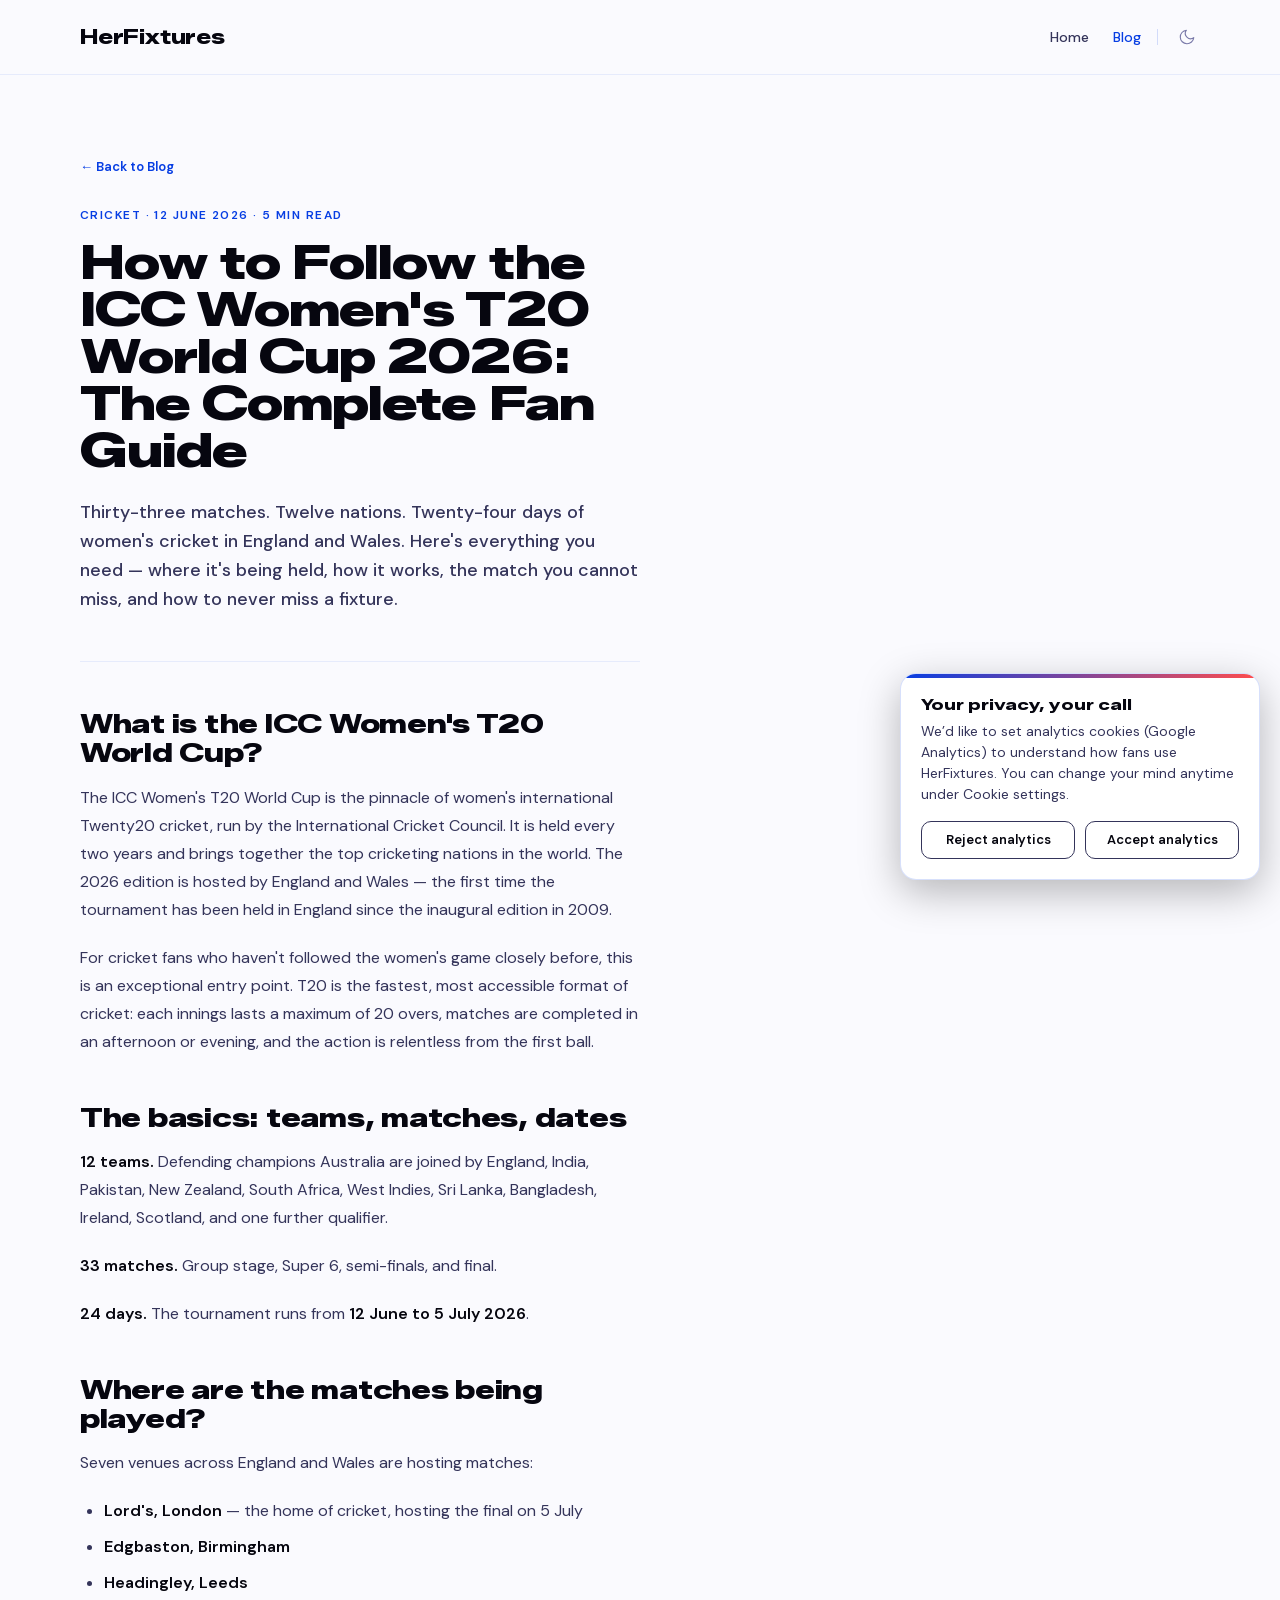
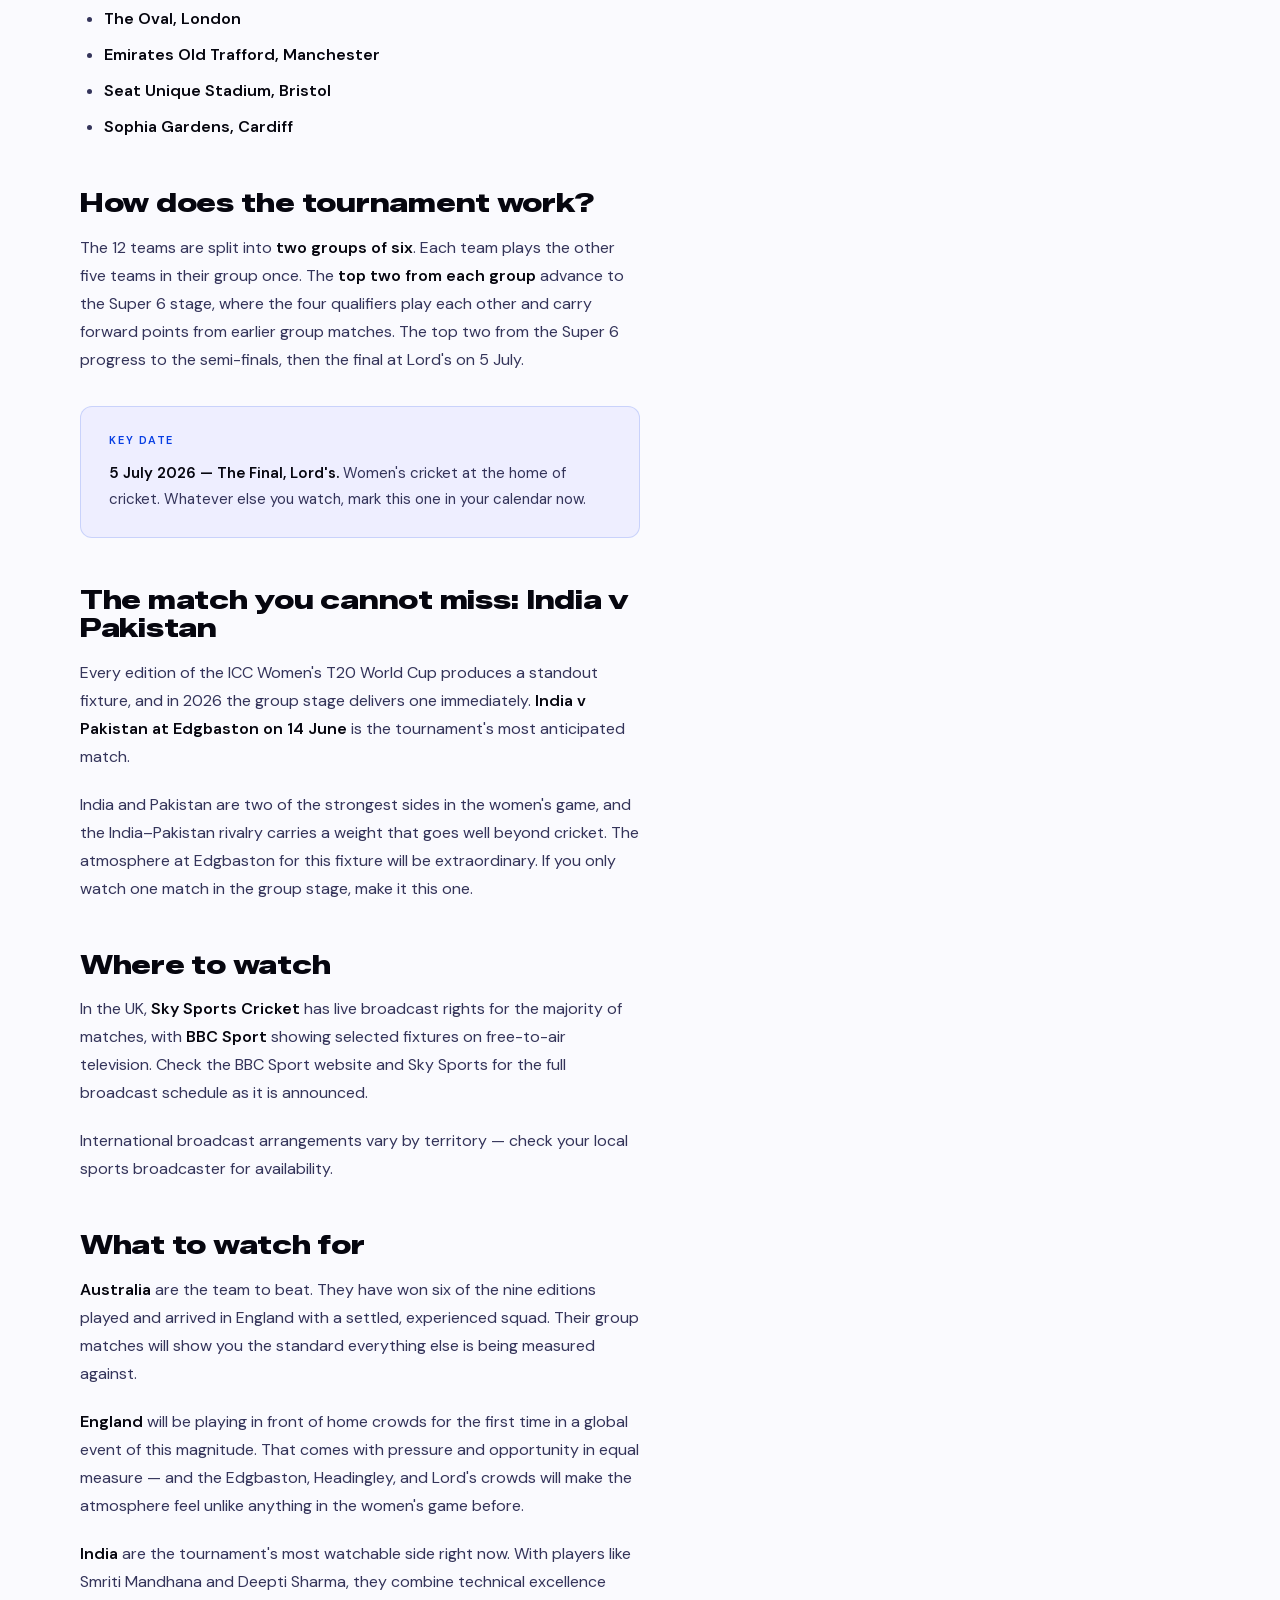
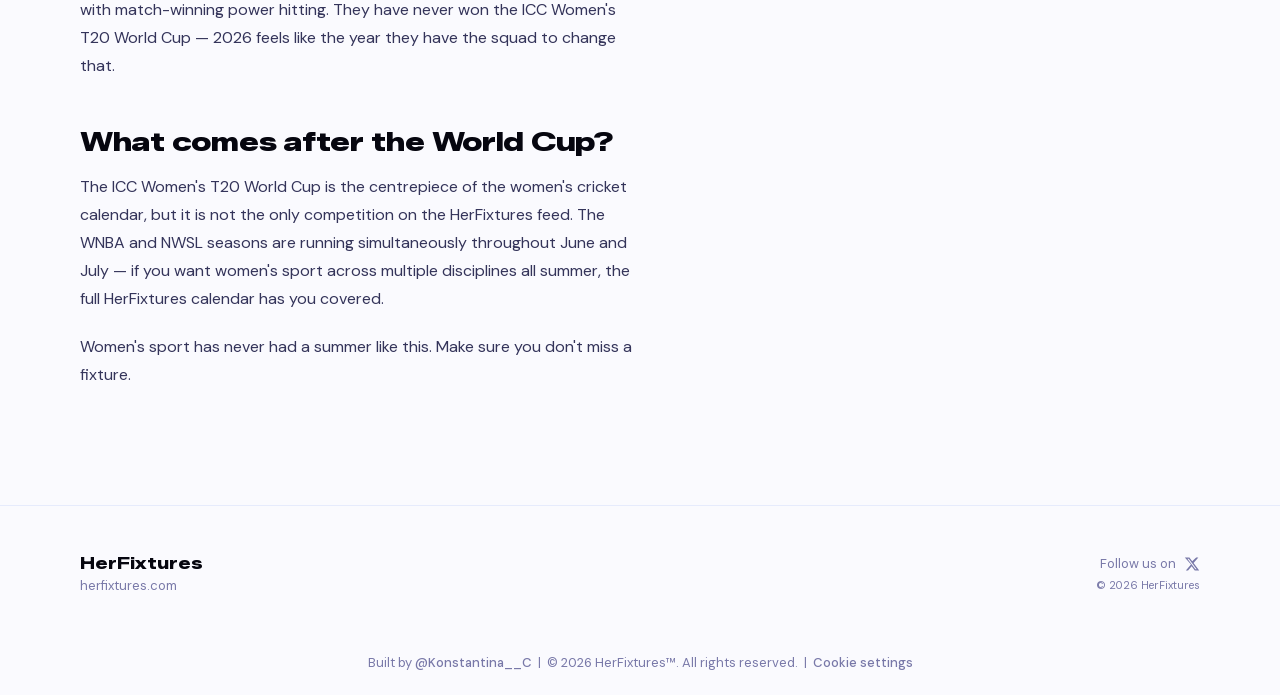
<file: blog/icc-womens-t20-world-cup-2026-guide/index.html>
<!DOCTYPE html>
<html lang="en" data-theme="light">
<head>
<meta charset="UTF-8">
<meta name="viewport" content="width=device-width, initial-scale=1.0">
<script>(function(){var t=localStorage.getItem('theme');if(t==='dark'||t==='light')document.documentElement.setAttribute('data-theme',t);})();</script>
<link rel="canonical" href="https://herfixtures.com/blog/icc-womens-t20-world-cup-2026-guide/">
<title>How to Follow the ICC Women's T20 World Cup 2026 — HerFixtures</title>
<meta name="description" content="Thirty-three matches, twelve nations, twenty-four days. Your complete fan guide to the ICC Women's T20 World Cup 2026 — venues, format, the match you cannot miss, and how to add every fixture to your calendar.">
<meta property="og:title" content="How to Follow the ICC Women's T20 World Cup 2026: The Complete Fan Guide">
<meta property="og:description" content="Thirty-three matches, twelve nations, twenty-four days. Your complete fan guide to the ICC Women's T20 World Cup 2026.">
<meta property="og:url" content="https://herfixtures.com/blog/icc-womens-t20-world-cup-2026-guide/">
<meta property="og:type" content="article">
<meta property="og:image" content="https://herfixtures.com/og-image.png">
<meta name="twitter:card" content="summary_large_image">
<meta name="twitter:title" content="How to Follow the ICC Women's T20 World Cup 2026: The Complete Fan Guide">
<meta name="twitter:description" content="Thirty-three matches, twelve nations, twenty-four days. Your complete fan guide to the ICC Women's T20 World Cup 2026.">
<meta name="twitter:image" content="https://herfixtures.com/og-image.png">
<!-- Google Analytics loads only after consent: see /assets/consent.js. Never add gtag.js here. -->
<script>
  window.dataLayer = window.dataLayer || [];
  function gtag(){dataLayer.push(arguments);}
</script>
<script src="/assets/consent.js" defer></script>
<link rel="icon" type="image/svg+xml" href="/Favicon.svg">
<link rel="apple-touch-icon" href="/Favicon.svg">
<link rel="stylesheet" href="/assets/fonts/fonts.css">
<style>

/* ── TOKENS ─────────────────────────────────────────────── */
:root {
  --blue:      #073EE3;
  --blue-dim:  #052FC0;
  --coral:     #FF4D4D;
  --gold:      #F5C842;
  --bg:        #0C0C18;
  --bg2:       #181830;
  --bg3:       #222240;
  --text:      #EFEFFA;
  --text2:     #9898BB;
  --muted:     #555575;
  --card:      #181830;
  --border:    rgba(255,255,255,0.08);
  --border2:   rgba(255,255,255,0.15);
  --brand-fg:  #5E86FF;
  --purple:    #7C3AED;
}

[data-theme="light"] {
  --bg:        #FAFAFE;
  --bg2:       #FFFFFF;
  --bg3:       #EEEEFF;
  --text:      #06060F;
  --text2:     #34345A;
  --muted:     #7878A8;
  --card:      #FFFFFF;
  --border:    rgba(7,62,227,0.08);
  --border2:   rgba(7,62,227,0.16);
  --brand-fg:  #073EE3;
}

*, *::before, *::after { margin: 0; padding: 0; box-sizing: border-box; }
html { scroll-behavior: smooth; }

body {
  font-family: 'DM Sans', sans-serif;
  background: var(--bg);
  color: var(--text);
  min-height: 100vh;
  overflow-x: hidden;
  transition: background 0.4s, color 0.4s;
}

/* ── TOPBAR ─────────────────────────────────────────────── */
.topbar {
  display: flex;
  align-items: center;
  justify-content: space-between;
  padding: 16px 20px;
  border-bottom: 1px solid var(--border);
  position: sticky;
  top: 0;
  z-index: 100;
  background: var(--bg);
  transition: background 0.4s, border-color 0.4s;
}

@media (min-width: 600px) { .topbar { padding: 20px 48px; } }
@media (min-width: 900px) { .topbar { padding: 24px 80px; } }

.logo {
  font-family: 'Zalando Sans Expanded', sans-serif;
  font-weight: 800;
  font-size: 20px;
  letter-spacing: -0.01em;
  color: var(--text);
  text-decoration: none;
  transition: color 0.4s;
}

.nav {
  display: flex;
  align-items: center;
  gap: 24px;
}

.nav-link {
  font-size: 14px;
  font-weight: 500;
  color: var(--text2);
  text-decoration: none;
  transition: color 0.2s;
}

.nav-link:hover { color: var(--purple); }
.nav-link.active { color: var(--brand-fg); }

.topbar-right {
  display: flex;
  align-items: center;
  gap: 16px;
}

.nav-divider {
  width: 1px;
  height: 16px;
  background: var(--border2);
  flex-shrink: 0;
}

.theme-btn {
  background: none;
  border: none;
  cursor: pointer;
  padding: 4px;
  display: flex;
  align-items: center;
  color: var(--muted);
  transition: color 0.3s, opacity 0.3s;
  border-radius: 6px;
}
.theme-btn:hover { opacity: 0.7; }

/* ── ARTICLE LAYOUT ─────────────────────────────────────── */
.article-wrap {
  max-width: 720px;
  padding: 56px 20px 96px;
}
@media (min-width: 600px) { .article-wrap { padding: 72px 48px 96px; } }
@media (min-width: 900px) { .article-wrap { padding: 80px 80px 96px; } }

.back-link {
  display: inline-flex;
  align-items: center;
  gap: 6px;
  font-size: 13px;
  font-weight: 600;
  color: var(--brand-fg);
  text-decoration: none;
  margin-bottom: 32px;
  transition: opacity 0.2s;
}
.back-link:hover { opacity: 0.7; }

.article-meta {
  font-size: 12px;
  font-weight: 600;
  letter-spacing: 0.12em;
  text-transform: uppercase;
  color: var(--brand-fg);
  margin-bottom: 16px;
  transition: color 0.4s;
}

.article-title {
  font-family: 'Zalando Sans Expanded', sans-serif;
  font-weight: 900;
  font-size: 36px;
  line-height: 0.98;
  letter-spacing: -0.02em;
  color: var(--text);
  margin-bottom: 24px;
  transition: color 0.4s;
}
@media (min-width: 600px) { .article-title { font-size: 48px; } }

.article-lede {
  font-size: 18px;
  font-weight: 500;
  color: var(--text2);
  line-height: 1.6;
  margin-bottom: 48px;
  padding-bottom: 48px;
  border-bottom: 1px solid var(--border);
  transition: color 0.4s, border-color 0.4s;
}

/* ── ARTICLE BODY ───────────────────────────────────────── */
.article-body {
  font-size: 16px;
  line-height: 1.75;
  color: var(--text);
  transition: color 0.4s;
}

.article-body h2 {
  font-family: 'Zalando Sans Expanded', sans-serif;
  font-weight: 900;
  font-size: 22px;
  line-height: 1.1;
  letter-spacing: -0.01em;
  color: var(--text);
  margin-top: 48px;
  margin-bottom: 16px;
  transition: color 0.4s;
}
@media (min-width: 600px) { .article-body h2 { font-size: 26px; } }

.article-body p {
  color: var(--text2);
  margin-bottom: 20px;
  transition: color 0.4s;
}

.article-body strong {
  color: var(--text);
  font-weight: 600;
}

.article-body ul, .article-body ol {
  color: var(--text2);
  padding-left: 24px;
  margin-bottom: 20px;
  transition: color 0.4s;
}

.article-body li {
  margin-bottom: 8px;
}

/* ── HIGHLIGHT BOX ──────────────────────────────────────── */
.highlight-box {
  background: var(--bg3);
  border: 1px solid var(--border2);
  border-radius: 12px;
  padding: 24px 28px;
  margin: 32px 0;
  transition: background 0.4s, border-color 0.4s;
}

.highlight-box .hb-label {
  font-size: 11px;
  font-weight: 700;
  letter-spacing: 0.16em;
  text-transform: uppercase;
  color: var(--brand-fg);
  margin-bottom: 10px;
  transition: color 0.4s;
}

.highlight-box p {
  font-size: 15px;
  color: var(--text2);
  margin-bottom: 0;
}

/* ── FOOTER ─────────────────────────────────────────────── */
.footer {
  display: flex;
  flex-direction: column;
  gap: 16px;
  padding: 32px 20px;
  border-top: 1px solid var(--border);
  transition: border-color 0.4s;
}
@media (min-width: 600px) {
  .footer {
    flex-direction: row;
    align-items: center;
    justify-content: space-between;
    padding: 40px 48px;
  }
}
@media (min-width: 900px) { .footer { padding: 48px 80px; } }

.footer-logo {
  font-family: 'Zalando Sans Expanded', sans-serif;
  font-weight: 800;
  font-size: 16px;
  color: var(--text);
  transition: color 0.4s;
}
.footer-url {
  font-size: 13px;
  color: var(--muted);
  margin-top: 4px;
  transition: color 0.4s;
}
.footer-right { display: flex; flex-direction: column; gap: 6px; }
@media (min-width: 600px) { .footer-right { align-items: flex-end; } }

.footer-socials {
  display: flex;
  align-items: center;
  gap: 8px;
}
.footer-follow { font-size: 13px; color: var(--muted); transition: color 0.4s; }
.footer-social-link {
  color: var(--muted);
  text-decoration: none;
  transition: color 0.2s;
  display: flex;
  align-items: center;
}
.footer-social-link:hover { color: var(--brand-fg); }
.footer-social-link svg { width: 16px; height: 16px; fill: currentColor; }
.footer-copy { font-size: 11px; color: var(--muted); transition: color 0.4s; }
.footer-credit {
  text-align: center;
  font-size: 13px;
  color: var(--muted);
  padding: 12px 0 24px;
  transition: color 0.4s;
}
.footer-credit a { color: inherit; font-weight: 500; text-decoration: none; }
.footer-credit a:hover { color: var(--brand-fg); }

</style>
</head>
<body>

<header class="topbar">
  <a href="/" class="logo">HerFixtures</a>
  <div class="topbar-right">
  <nav class="nav">
    <a href="/" class="nav-link">Home</a>
    <a href="/blog" class="nav-link active">Blog</a>
  </nav>
  <div class="nav-divider"></div>
  <button class="theme-btn" id="theme-btn" onclick="toggleTheme()" aria-label="Toggle dark mode">
    <svg id="icon-moon" xmlns="http://www.w3.org/2000/svg" width="18" height="18" viewBox="0 0 24 24" fill="none" stroke="currentColor" stroke-width="1.5" stroke-linecap="round" stroke-linejoin="round">
      <path d="M21 12.79A9 9 0 1 1 11.21 3 7 7 0 0 0 21 12.79z"/>
    </svg>
    <svg id="icon-sun" xmlns="http://www.w3.org/2000/svg" width="18" height="18" viewBox="0 0 24 24" fill="none" stroke="currentColor" stroke-width="1.5" stroke-linecap="round" stroke-linejoin="round" style="display:none;">
      <circle cx="12" cy="12" r="5"/>
      <line x1="12" y1="1" x2="12" y2="3"/>
      <line x1="12" y1="21" x2="12" y2="23"/>
      <line x1="4.22" y1="4.22" x2="5.64" y2="5.64"/>
      <line x1="18.36" y1="18.36" x2="19.78" y2="19.78"/>
      <line x1="1" y1="12" x2="3" y2="12"/>
      <line x1="21" y1="12" x2="23" y2="12"/>
      <line x1="4.22" y1="19.78" x2="5.64" y2="18.36"/>
      <line x1="18.36" y1="5.64" x2="19.78" y2="4.22"/>
    </svg>
  </button>
  </div>
</header>

<main>
  <div class="article-wrap">
    <a href="/blog" class="back-link">&larr; Back to Blog</a>

    <div class="article-meta">Cricket &middot; 12 June 2026 &middot; 5 min read</div>
    <h1 class="article-title">How to Follow the ICC Women's T20 World Cup 2026: The Complete Fan Guide</h1>
    <p class="article-lede">Thirty-three matches. Twelve nations. Twenty-four days of women's cricket in England and Wales. Here's everything you need — where it's being held, how it works, the match you cannot miss, and how to never miss a fixture.</p>

    <div class="article-body">

      <h2>What is the ICC Women's T20 World Cup?</h2>
      <p>The ICC Women's T20 World Cup is the pinnacle of women's international Twenty20 cricket, run by the International Cricket Council. It is held every two years and brings together the top cricketing nations in the world. The 2026 edition is hosted by England and Wales — the first time the tournament has been held in England since the inaugural edition in 2009.</p>
      <p>For cricket fans who haven't followed the women's game closely before, this is an exceptional entry point. T20 is the fastest, most accessible format of cricket: each innings lasts a maximum of 20 overs, matches are completed in an afternoon or evening, and the action is relentless from the first ball.</p>

      <h2>The basics: teams, matches, dates</h2>
      <p><strong>12 teams.</strong> Defending champions Australia are joined by England, India, Pakistan, New Zealand, South Africa, West Indies, Sri Lanka, Bangladesh, Ireland, Scotland, and one further qualifier.</p>
      <p><strong>33 matches.</strong> Group stage, Super 6, semi-finals, and final.</p>
      <p><strong>24 days.</strong> The tournament runs from <strong>12 June to 5 July 2026</strong>.</p>

      <h2>Where are the matches being played?</h2>
      <p>Seven venues across England and Wales are hosting matches:</p>
      <ul>
        <li><strong>Lord's, London</strong> — the home of cricket, hosting the final on 5 July</li>
        <li><strong>Edgbaston, Birmingham</strong></li>
        <li><strong>Headingley, Leeds</strong></li>
        <li><strong>The Oval, London</strong></li>
        <li><strong>Emirates Old Trafford, Manchester</strong></li>
        <li><strong>Seat Unique Stadium, Bristol</strong></li>
        <li><strong>Sophia Gardens, Cardiff</strong></li>
      </ul>

      <h2>How does the tournament work?</h2>
      <p>The 12 teams are split into <strong>two groups of six</strong>. Each team plays the other five teams in their group once. The <strong>top two from each group</strong> advance to the Super 6 stage, where the four qualifiers play each other and carry forward points from earlier group matches. The top two from the Super 6 progress to the semi-finals, then the final at Lord's on 5 July.</p>

      <div class="highlight-box">
        <div class="hb-label">Key date</div>
        <p><strong>5 July 2026 — The Final, Lord's.</strong> Women's cricket at the home of cricket. Whatever else you watch, mark this one in your calendar now.</p>
      </div>

      <h2>The match you cannot miss: India v Pakistan</h2>
      <p>Every edition of the ICC Women's T20 World Cup produces a standout fixture, and in 2026 the group stage delivers one immediately. <strong>India v Pakistan at Edgbaston on 14 June</strong> is the tournament's most anticipated match.</p>
      <p>India and Pakistan are two of the strongest sides in the women's game, and the India–Pakistan rivalry carries a weight that goes well beyond cricket. The atmosphere at Edgbaston for this fixture will be extraordinary. If you only watch one match in the group stage, make it this one.</p>

      <h2>Where to watch</h2>
      <p>In the UK, <strong>Sky Sports Cricket</strong> has live broadcast rights for the majority of matches, with <strong>BBC Sport</strong> showing selected fixtures on free-to-air television. Check the BBC Sport website and Sky Sports for the full broadcast schedule as it is announced.</p>
      <p>International broadcast arrangements vary by territory — check your local sports broadcaster for availability.</p>

      <h2>What to watch for</h2>
      <p><strong>Australia</strong> are the team to beat. They have won six of the nine editions played and arrived in England with a settled, experienced squad. Their group matches will show you the standard everything else is being measured against.</p>
      <p><strong>England</strong> will be playing in front of home crowds for the first time in a global event of this magnitude. That comes with pressure and opportunity in equal measure — and the Edgbaston, Headingley, and Lord's crowds will make the atmosphere feel unlike anything in the women's game before.</p>
      <p><strong>India</strong> are the tournament's most watchable side right now. With players like Smriti Mandhana and Deepti Sharma, they combine technical excellence with match-winning power hitting. They have never won the ICC Women's T20 World Cup — 2026 feels like the year they have the squad to change that.</p>

      <h2>What comes after the World Cup?</h2>
      <p>The ICC Women's T20 World Cup is the centrepiece of the women's cricket calendar, but it is not the only competition on the HerFixtures feed. The WNBA and NWSL seasons are running simultaneously throughout June and July — if you want women's sport across multiple disciplines all summer, the full HerFixtures calendar has you covered.</p>
      <p>Women's sport has never had a summer like this. Make sure you don't miss a fixture.</p>

    </div>
  </div>
</main>

<footer class="footer">
  <div class="footer-left">
    <div class="footer-logo">HerFixtures</div>
    <div class="footer-url">herfixtures.com</div>
  </div>
  <div class="footer-right">
    <div class="footer-socials">
      <span class="footer-follow">Follow us on</span>
      <a href="https://x.com/herfixtures" target="_blank" rel="noopener" class="footer-social-link" aria-label="HerFixtures on X">
        <svg viewBox="0 0 24 24" xmlns="http://www.w3.org/2000/svg"><path d="M18.244 2.25h3.308l-7.227 8.26 8.502 11.24H16.17l-4.714-6.231-5.401 6.231H2.744l7.737-8.835L1.254 2.25H8.08l4.253 5.622L18.244 2.25zm-1.161 17.52h1.833L7.084 4.126H5.117L17.083 19.77z"/></svg>
      </a>
    </div>
    <div class="footer-copy">&copy; 2026 HerFixtures</div>
  </div>
</footer>
<div class="footer-credit">
  Built by <a href="https://x.com/Konstantina__C" target="_blank" rel="noopener">@Konstantina__C</a> &nbsp;|&nbsp; &copy; 2026 HerFixtures&trade;. All rights reserved. &nbsp;|&nbsp; <a href="#" role="button" data-cookie-settings>Cookie settings</a>
</div>

<script>
function toggleTheme() {
  const h = document.documentElement;
  const isDark = h.getAttribute('data-theme') === 'dark';
  const next = isDark ? 'light' : 'dark';
  h.setAttribute('data-theme', next);
  localStorage.setItem('theme', next);
  document.getElementById('icon-moon').style.display = isDark ? '' : 'none';
  document.getElementById('icon-sun').style.display  = isDark ? 'none' : '';
}
(function(){
  var isDark = document.documentElement.getAttribute('data-theme') === 'dark';
  document.getElementById('icon-moon').style.display = isDark ? 'none' : '';
  document.getElementById('icon-sun').style.display  = isDark ? '' : 'none';
})();
</script>
</body>
</html>
</file>
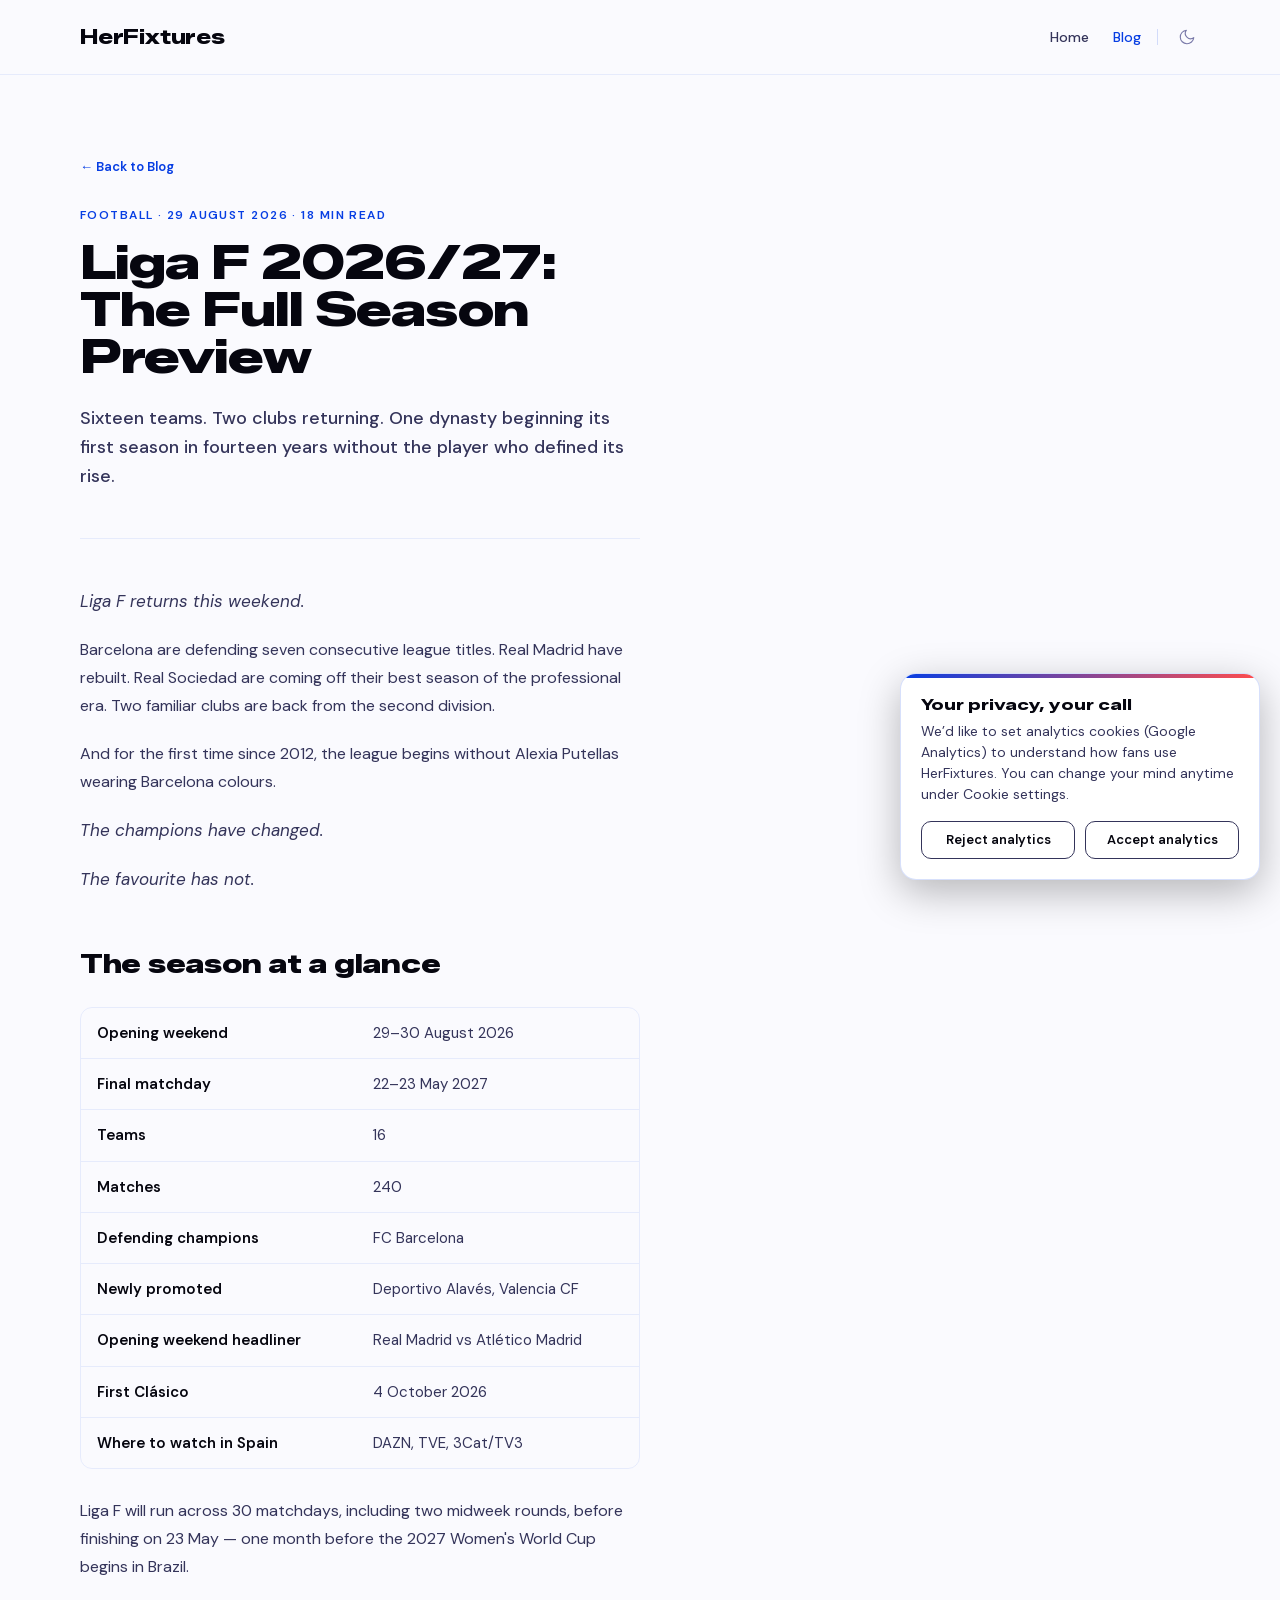
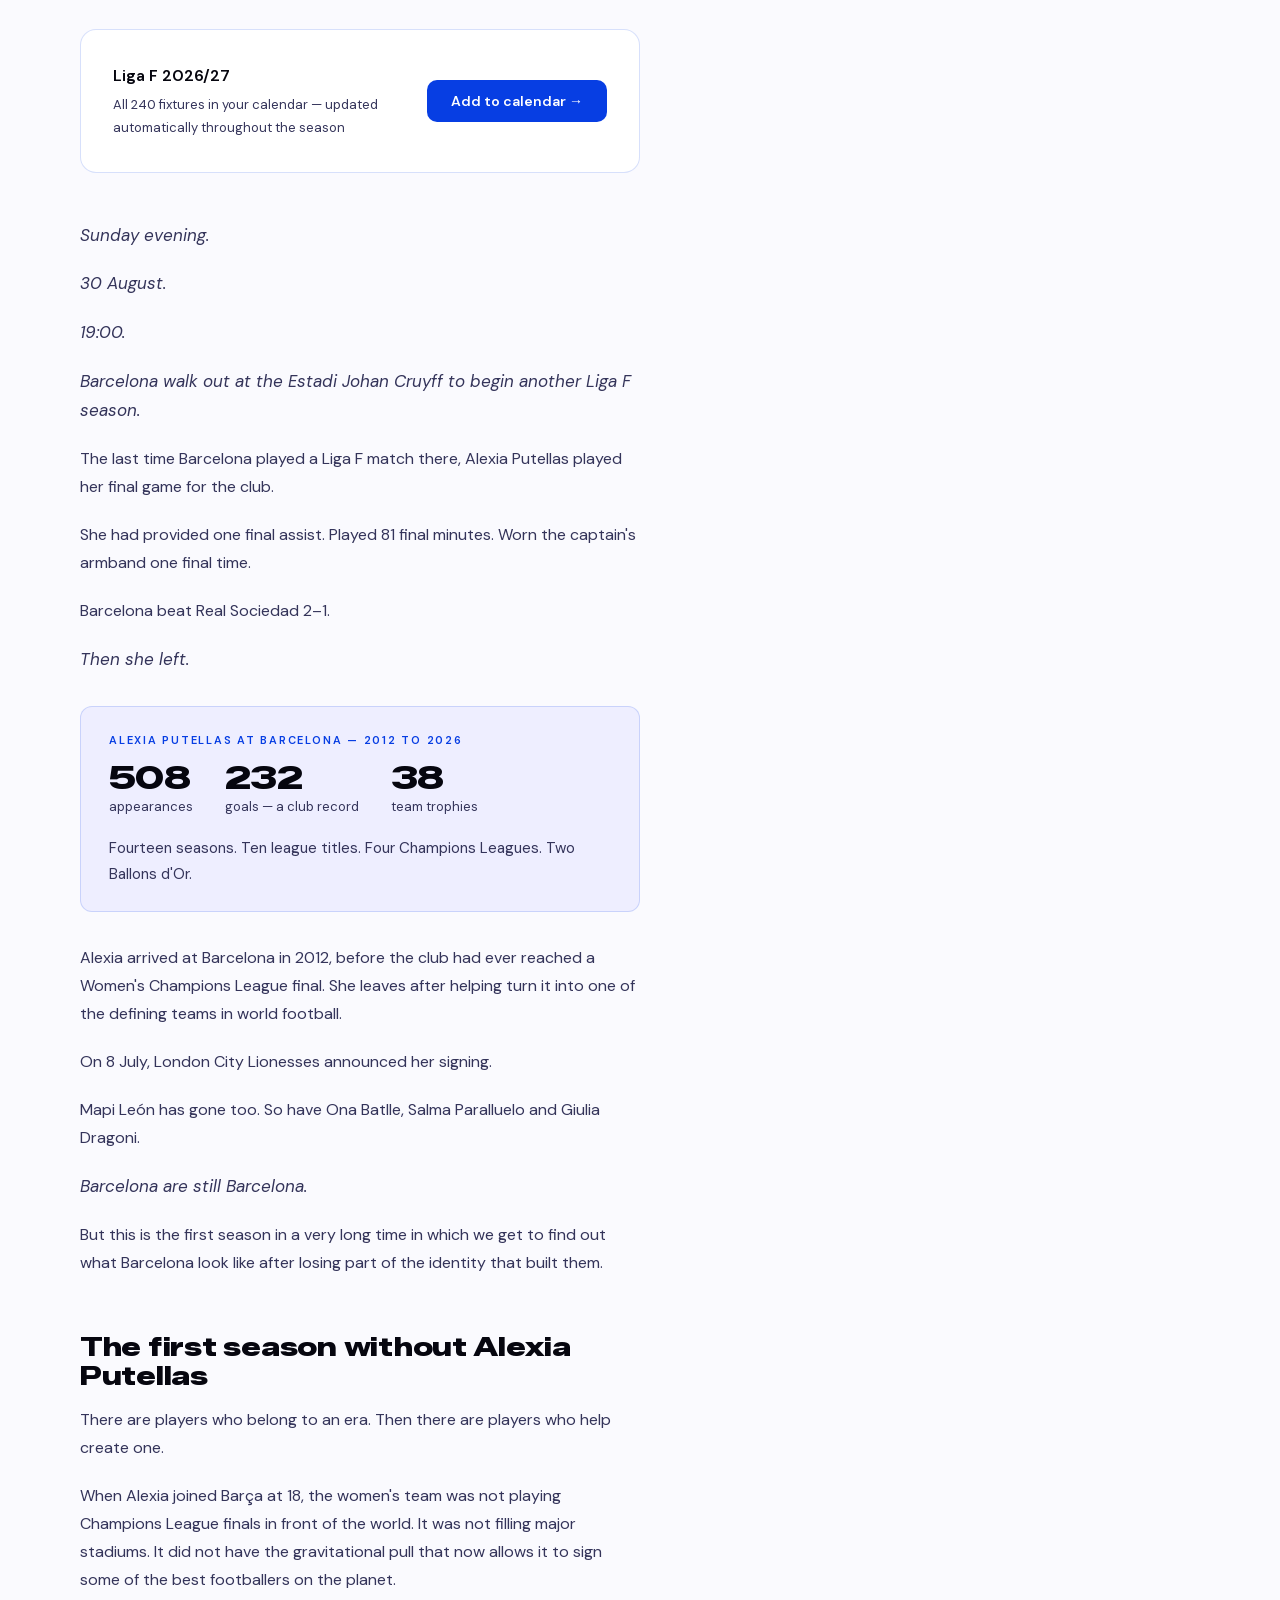
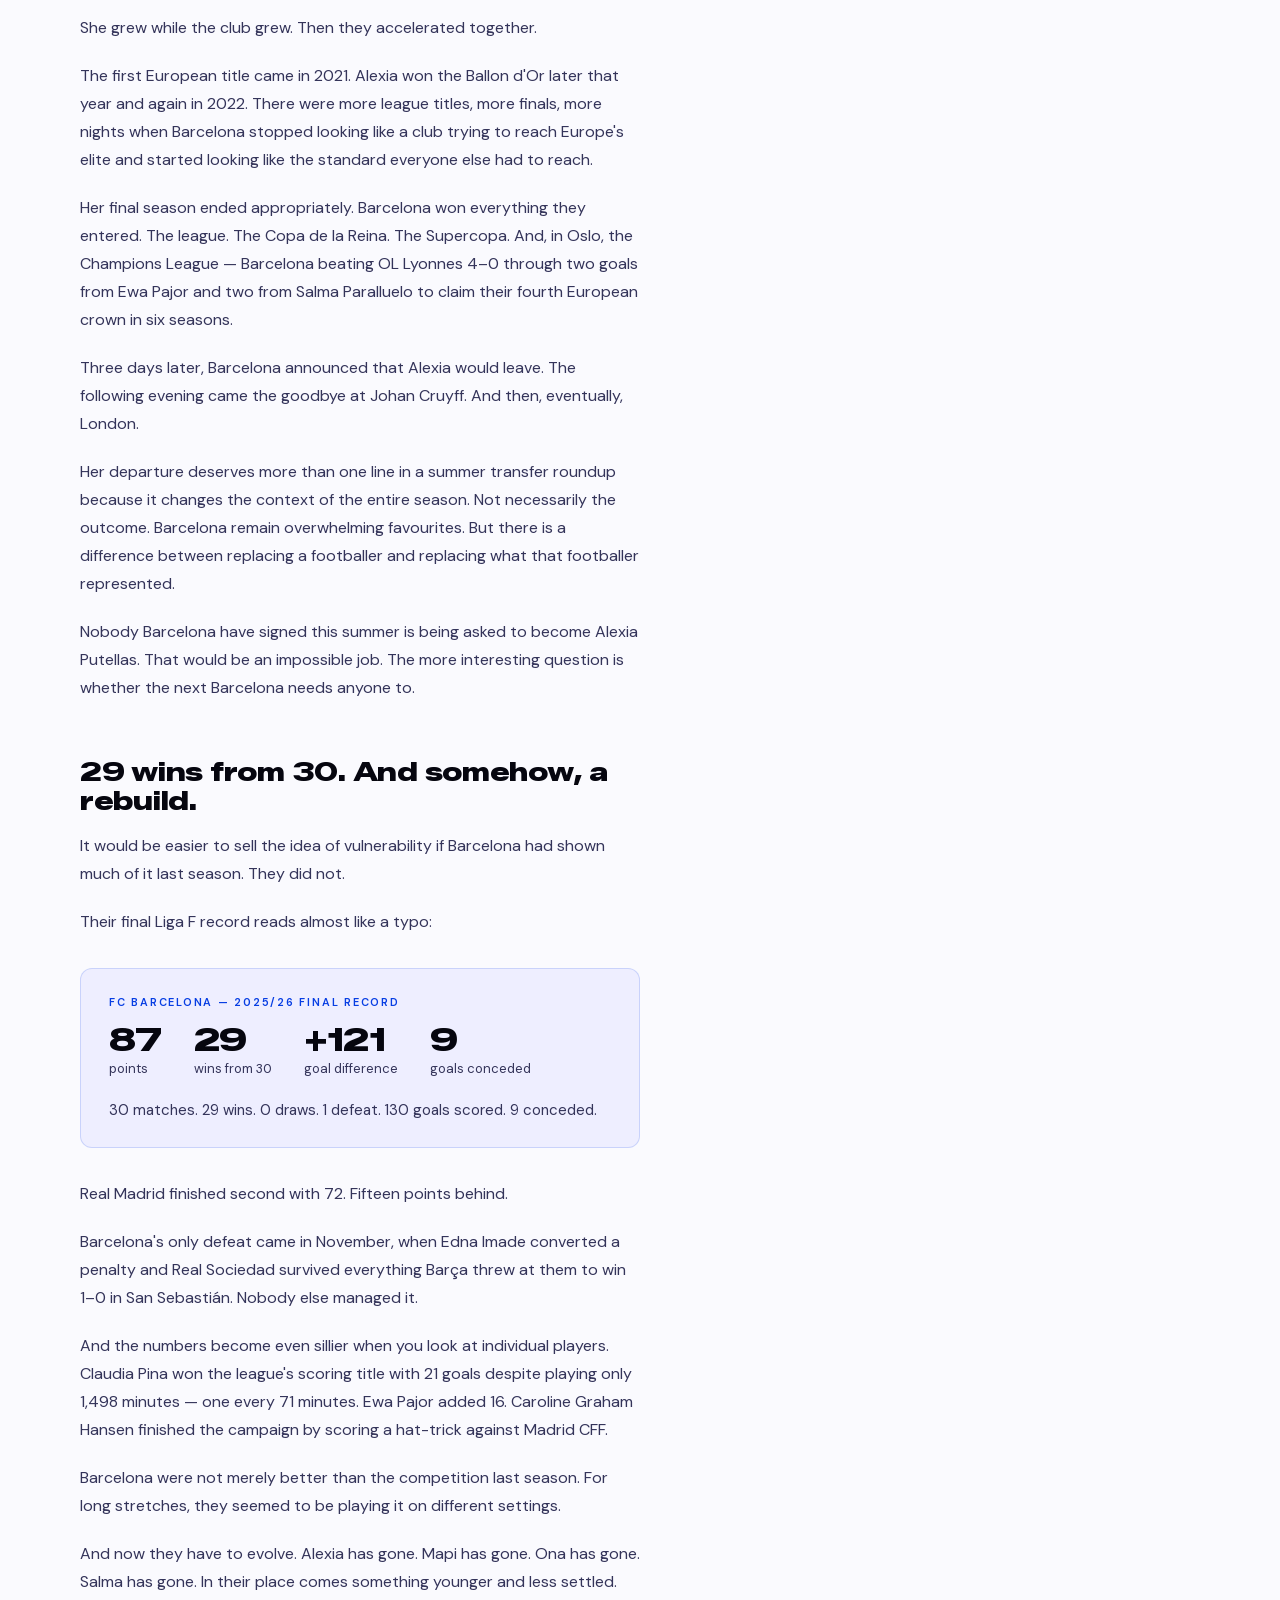
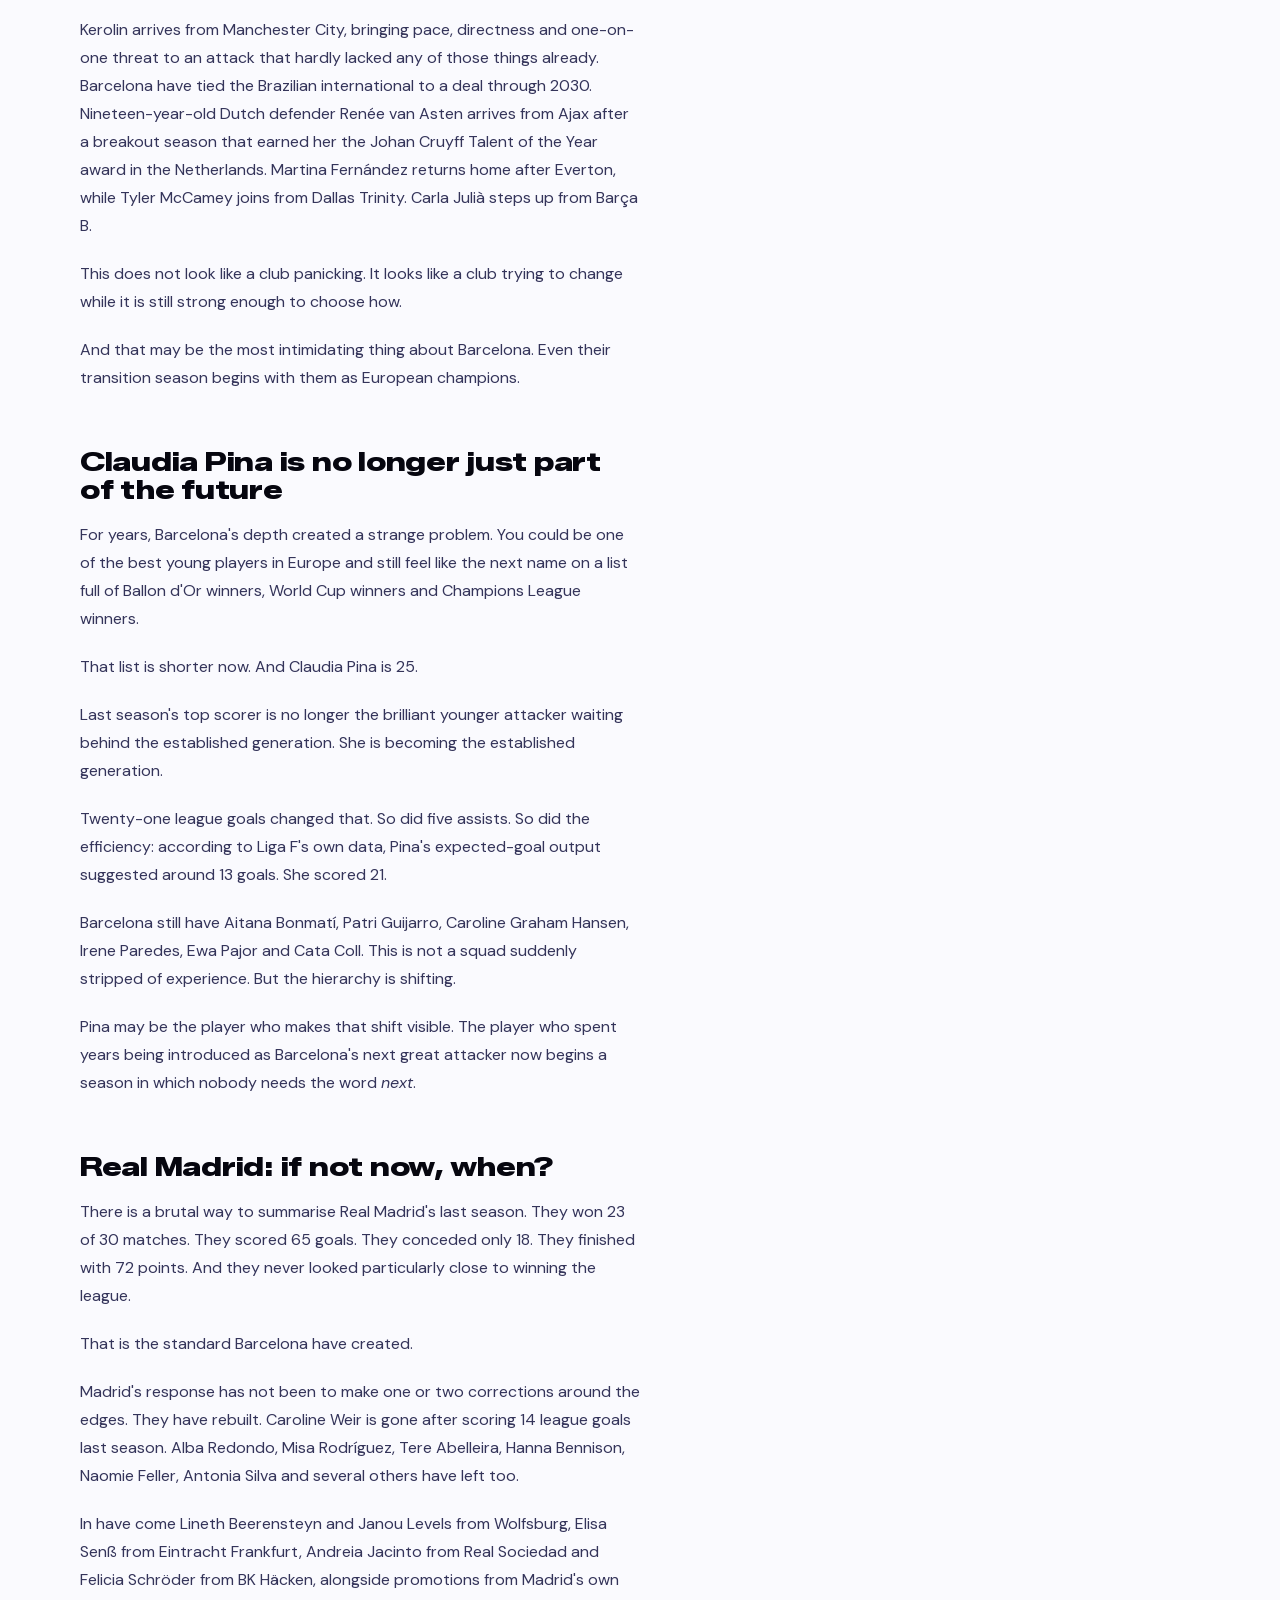
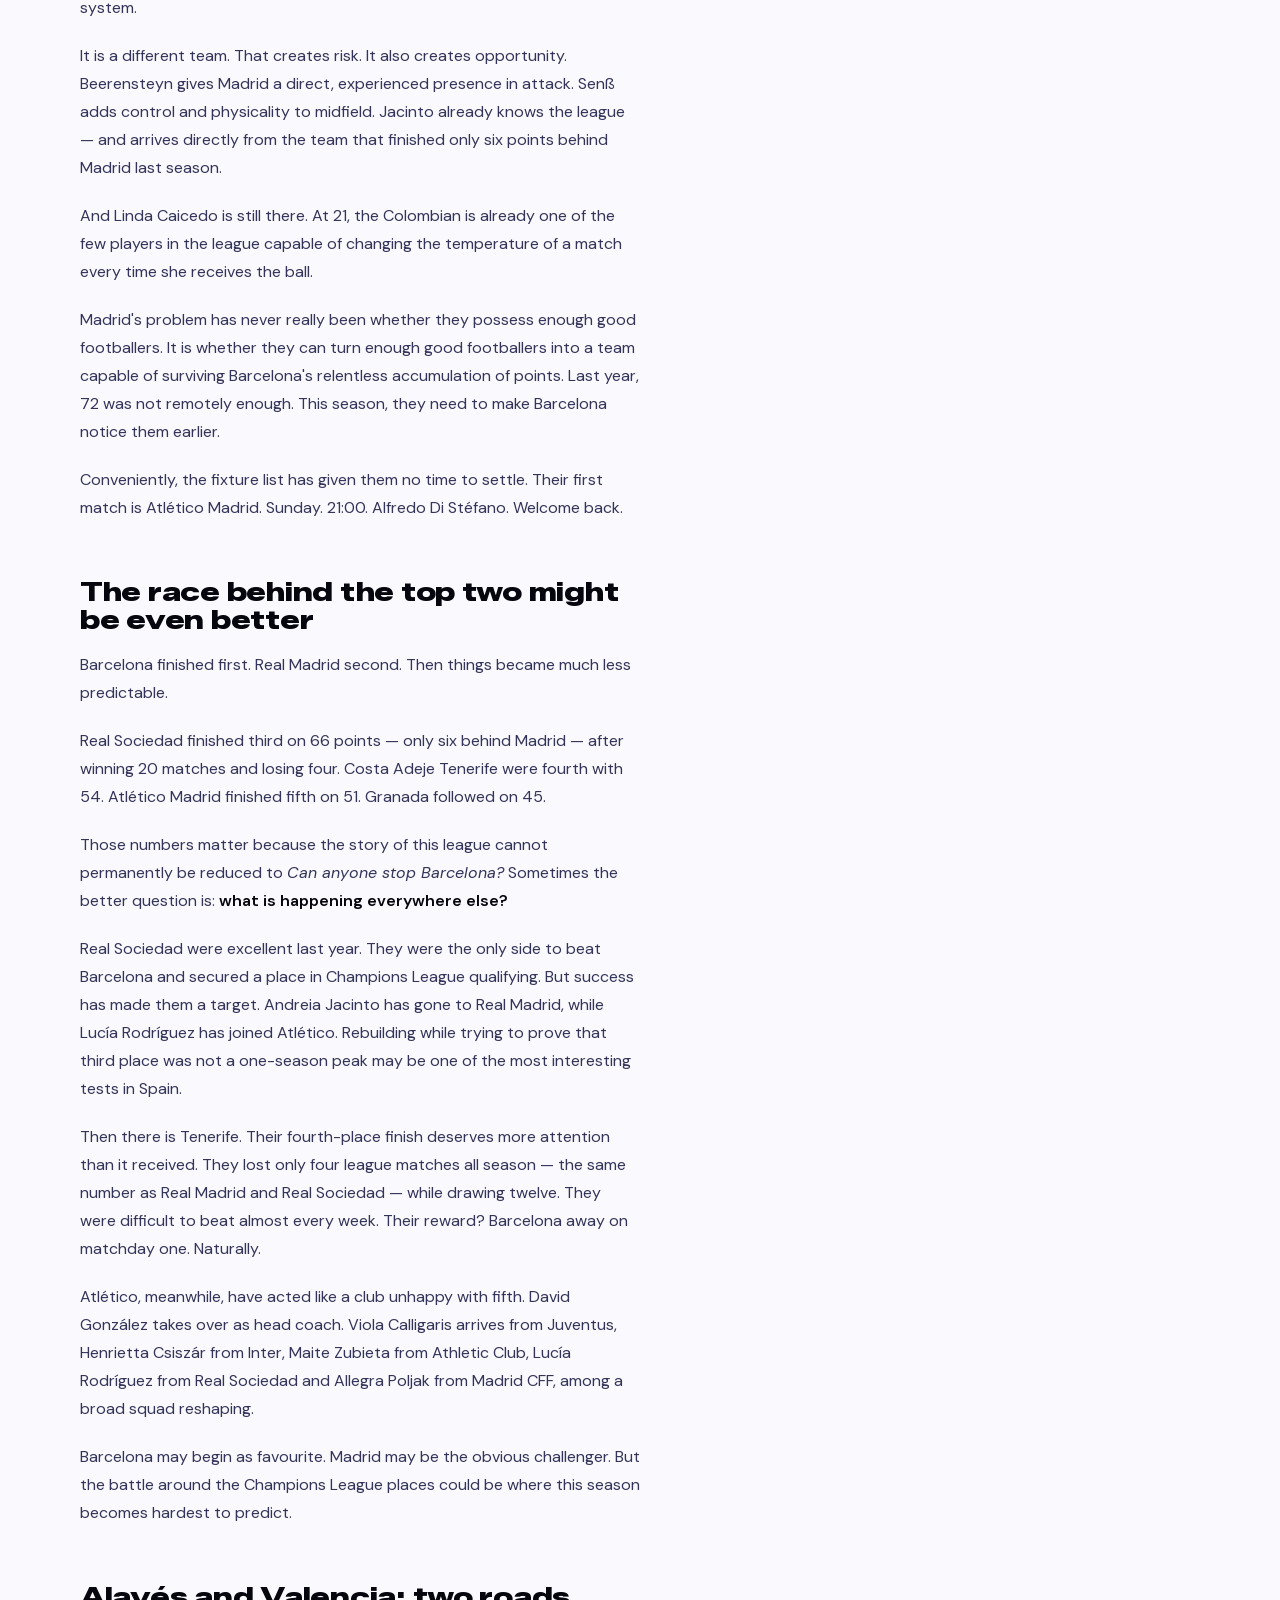
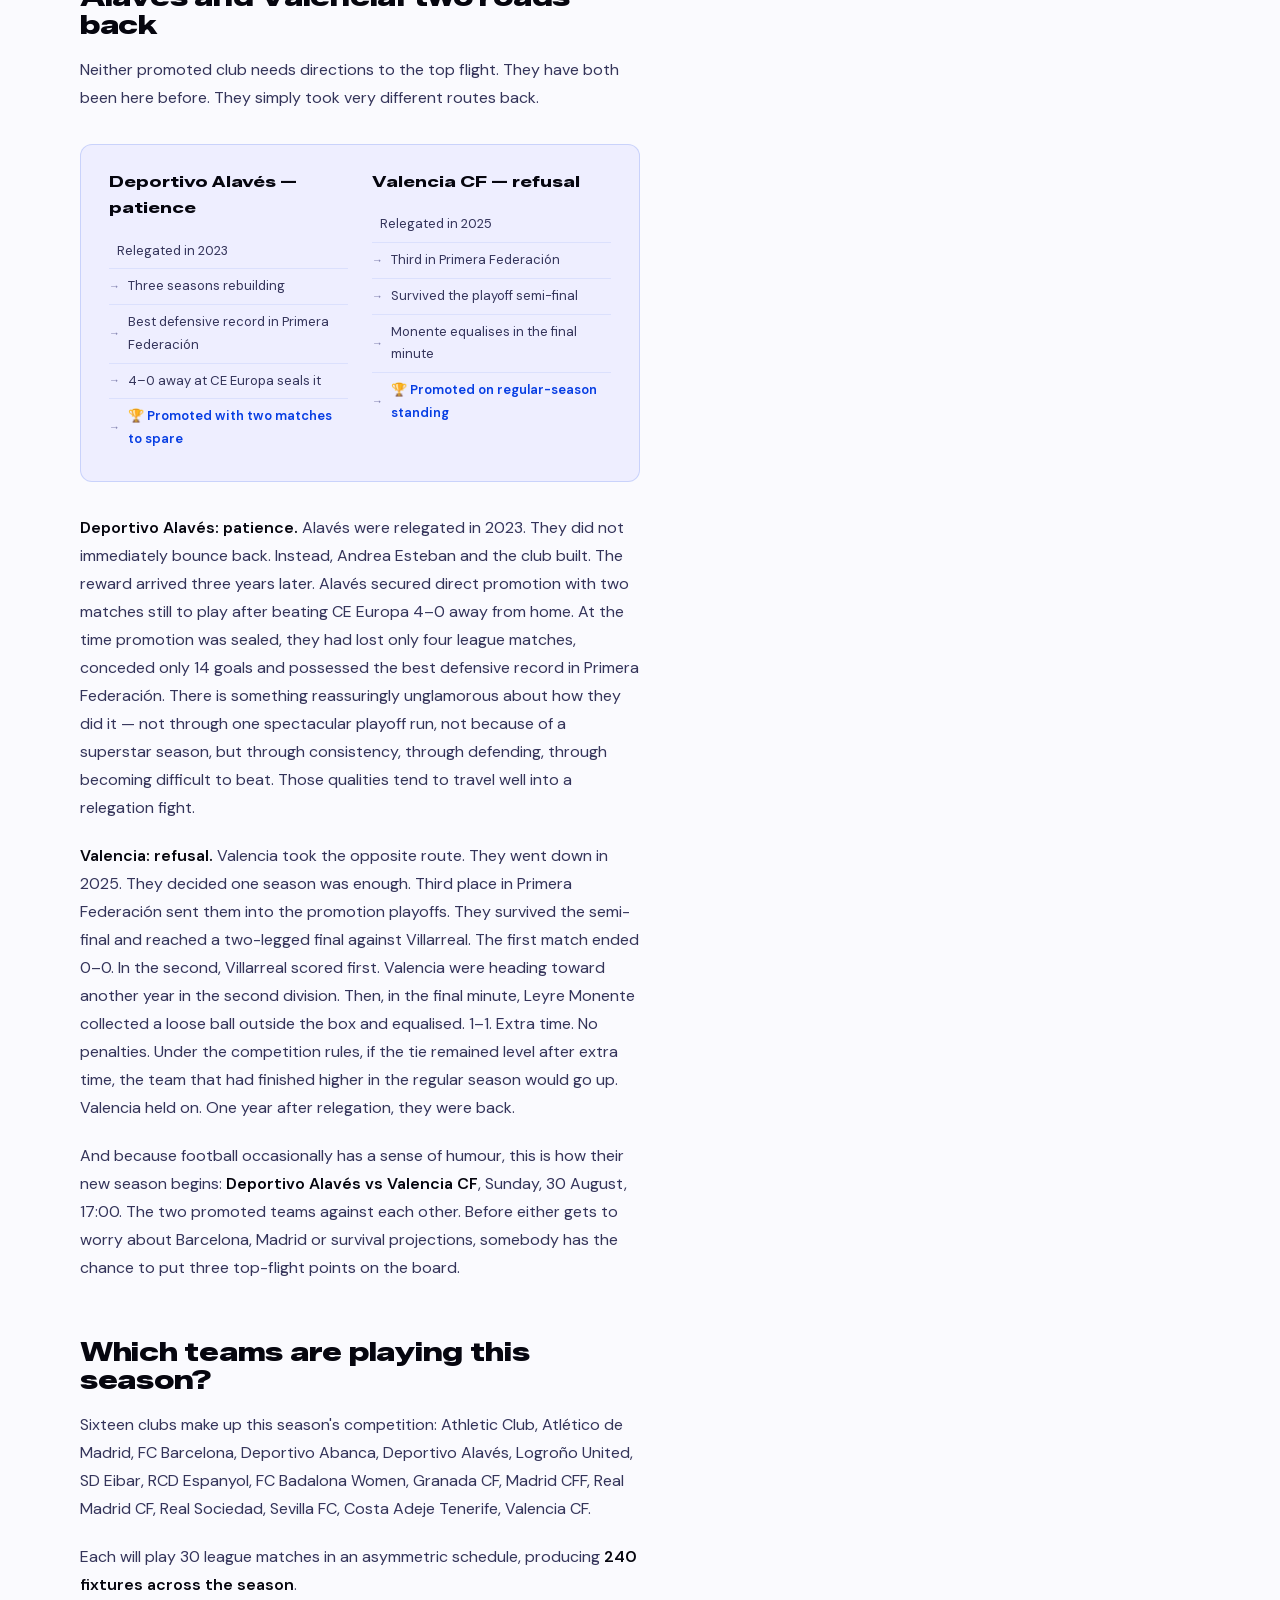
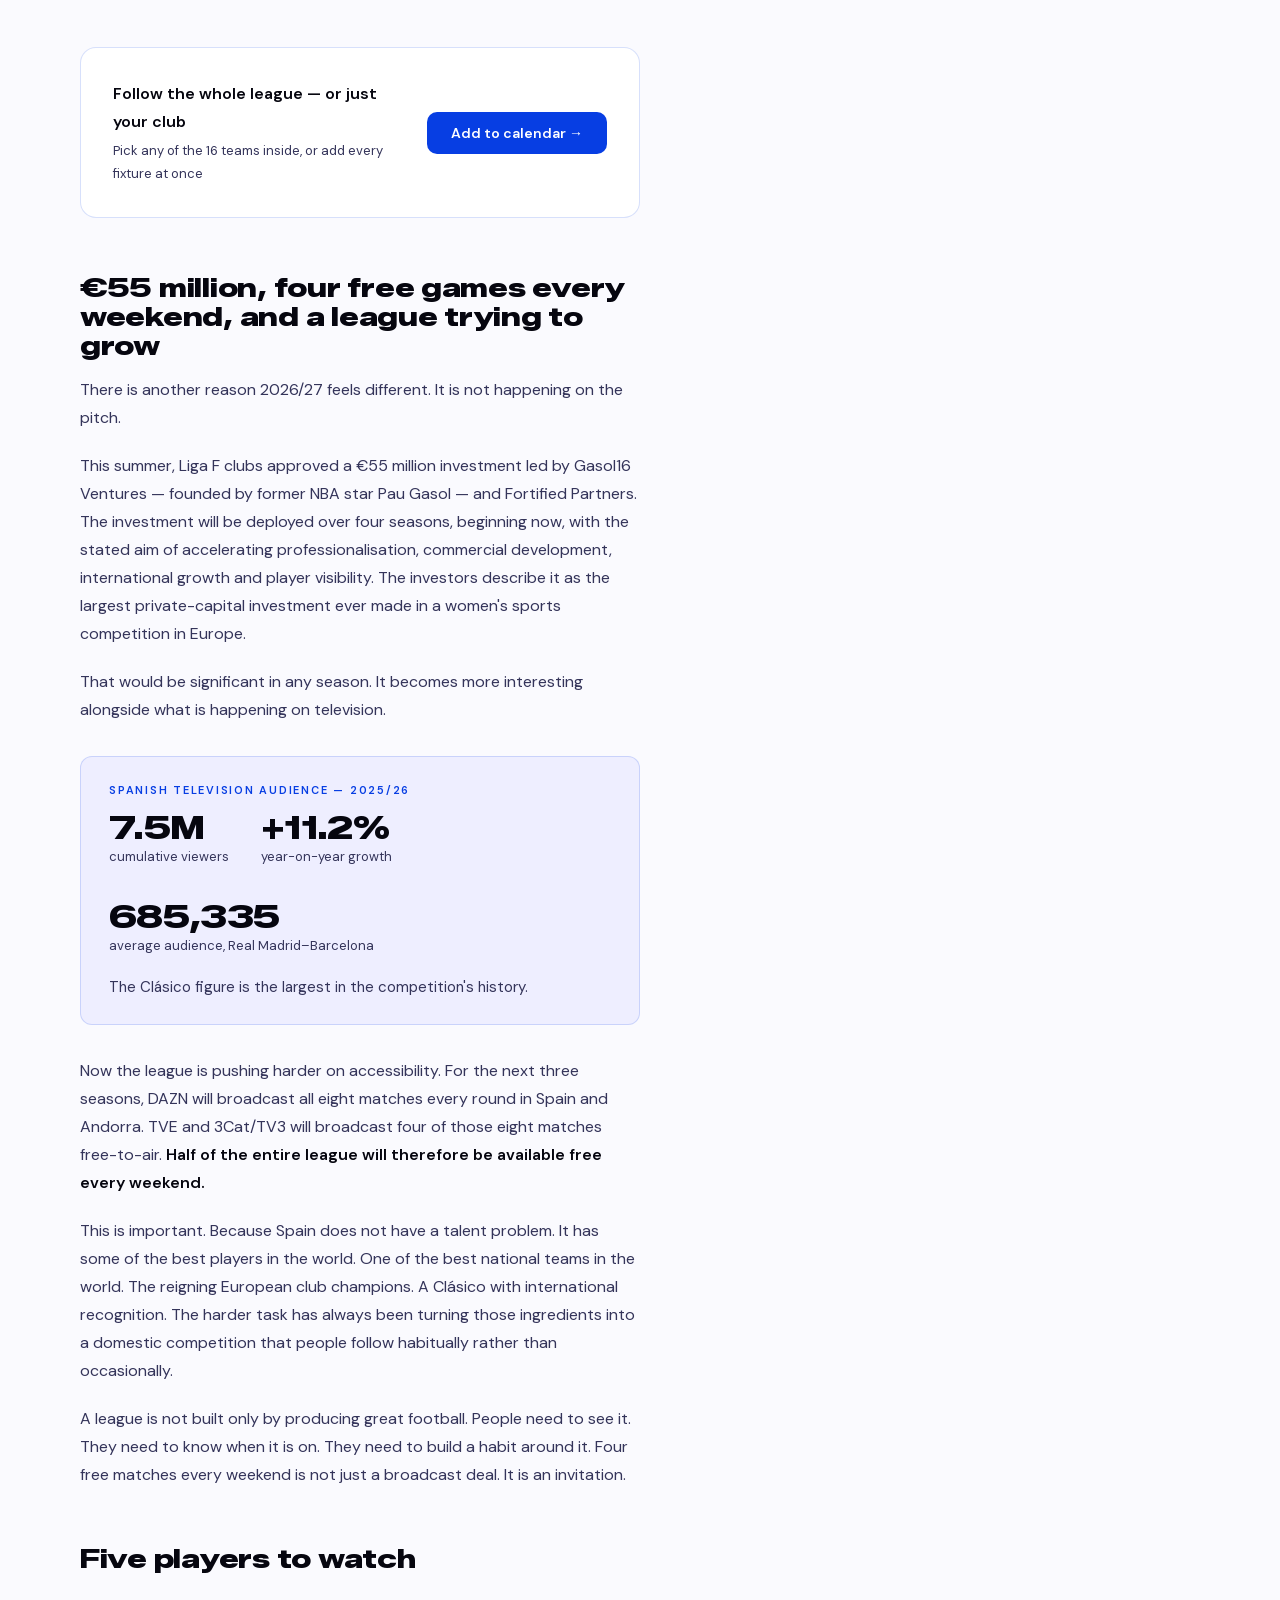
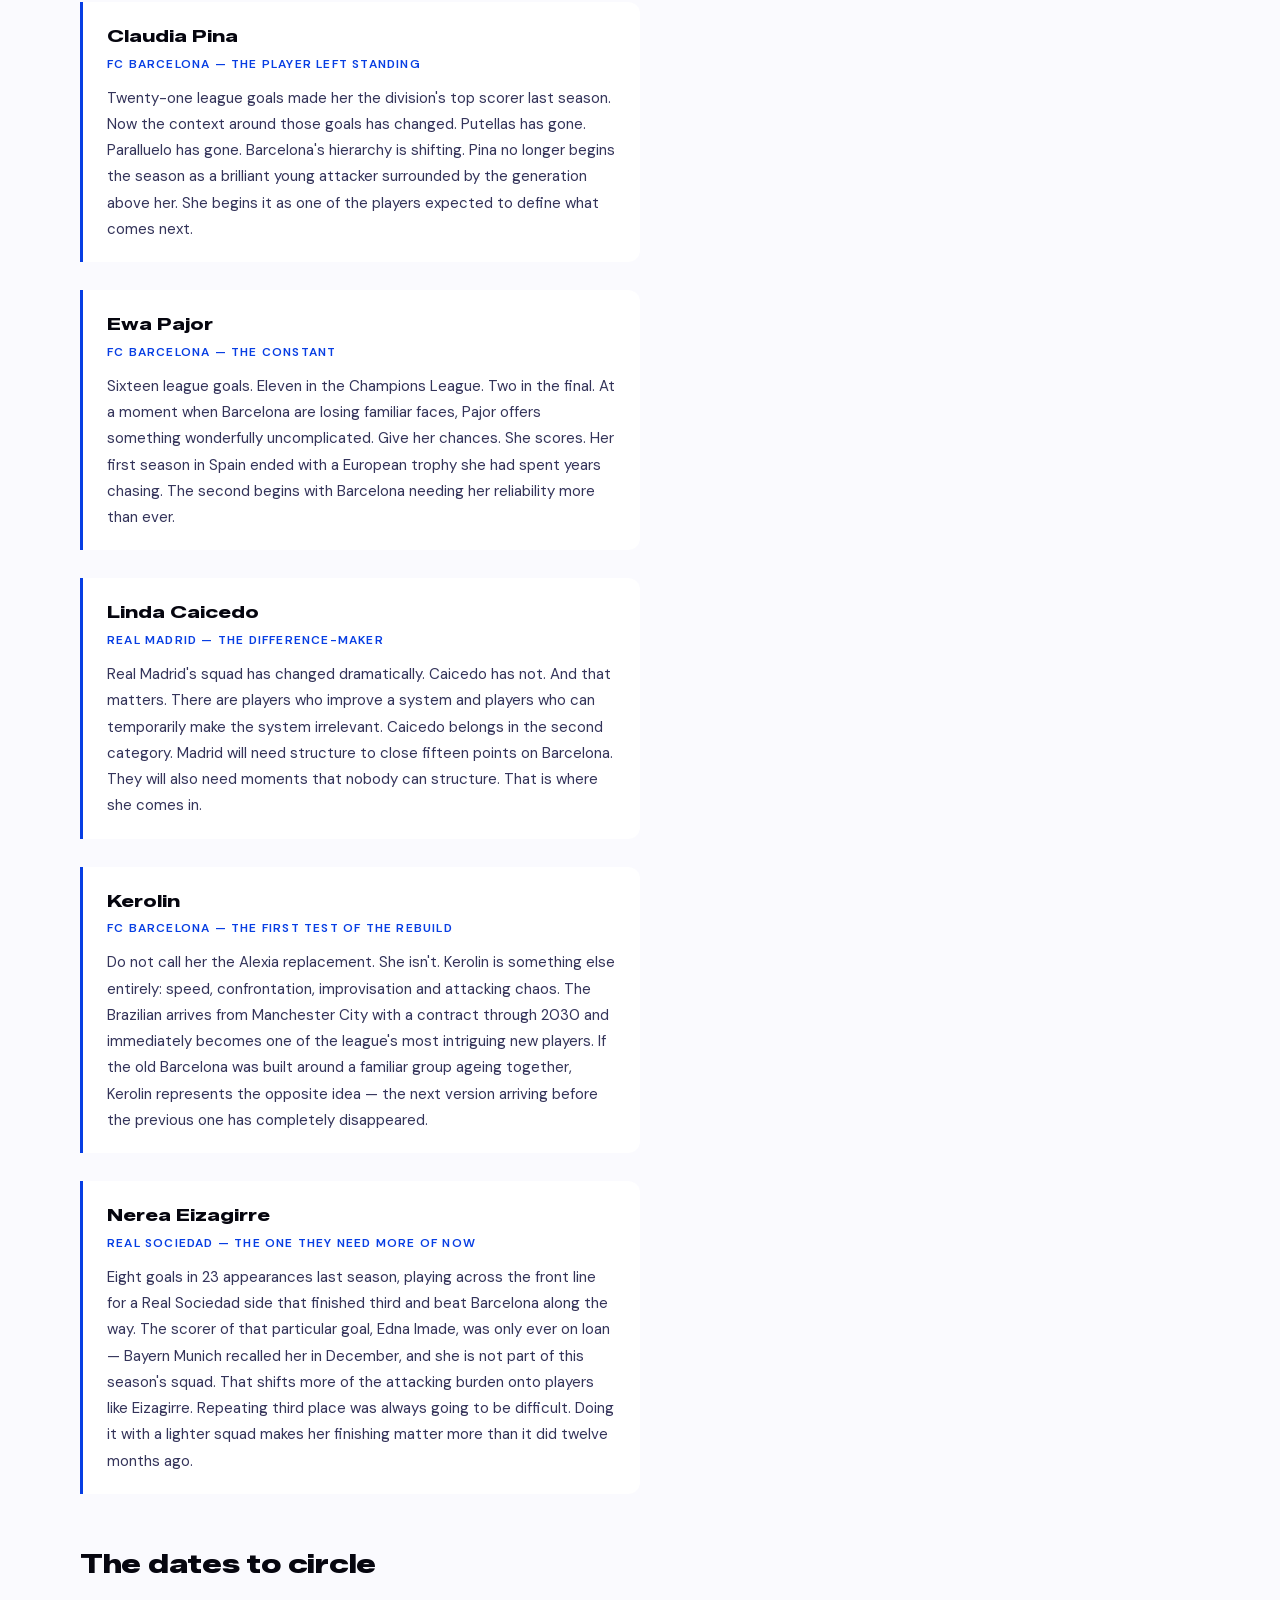
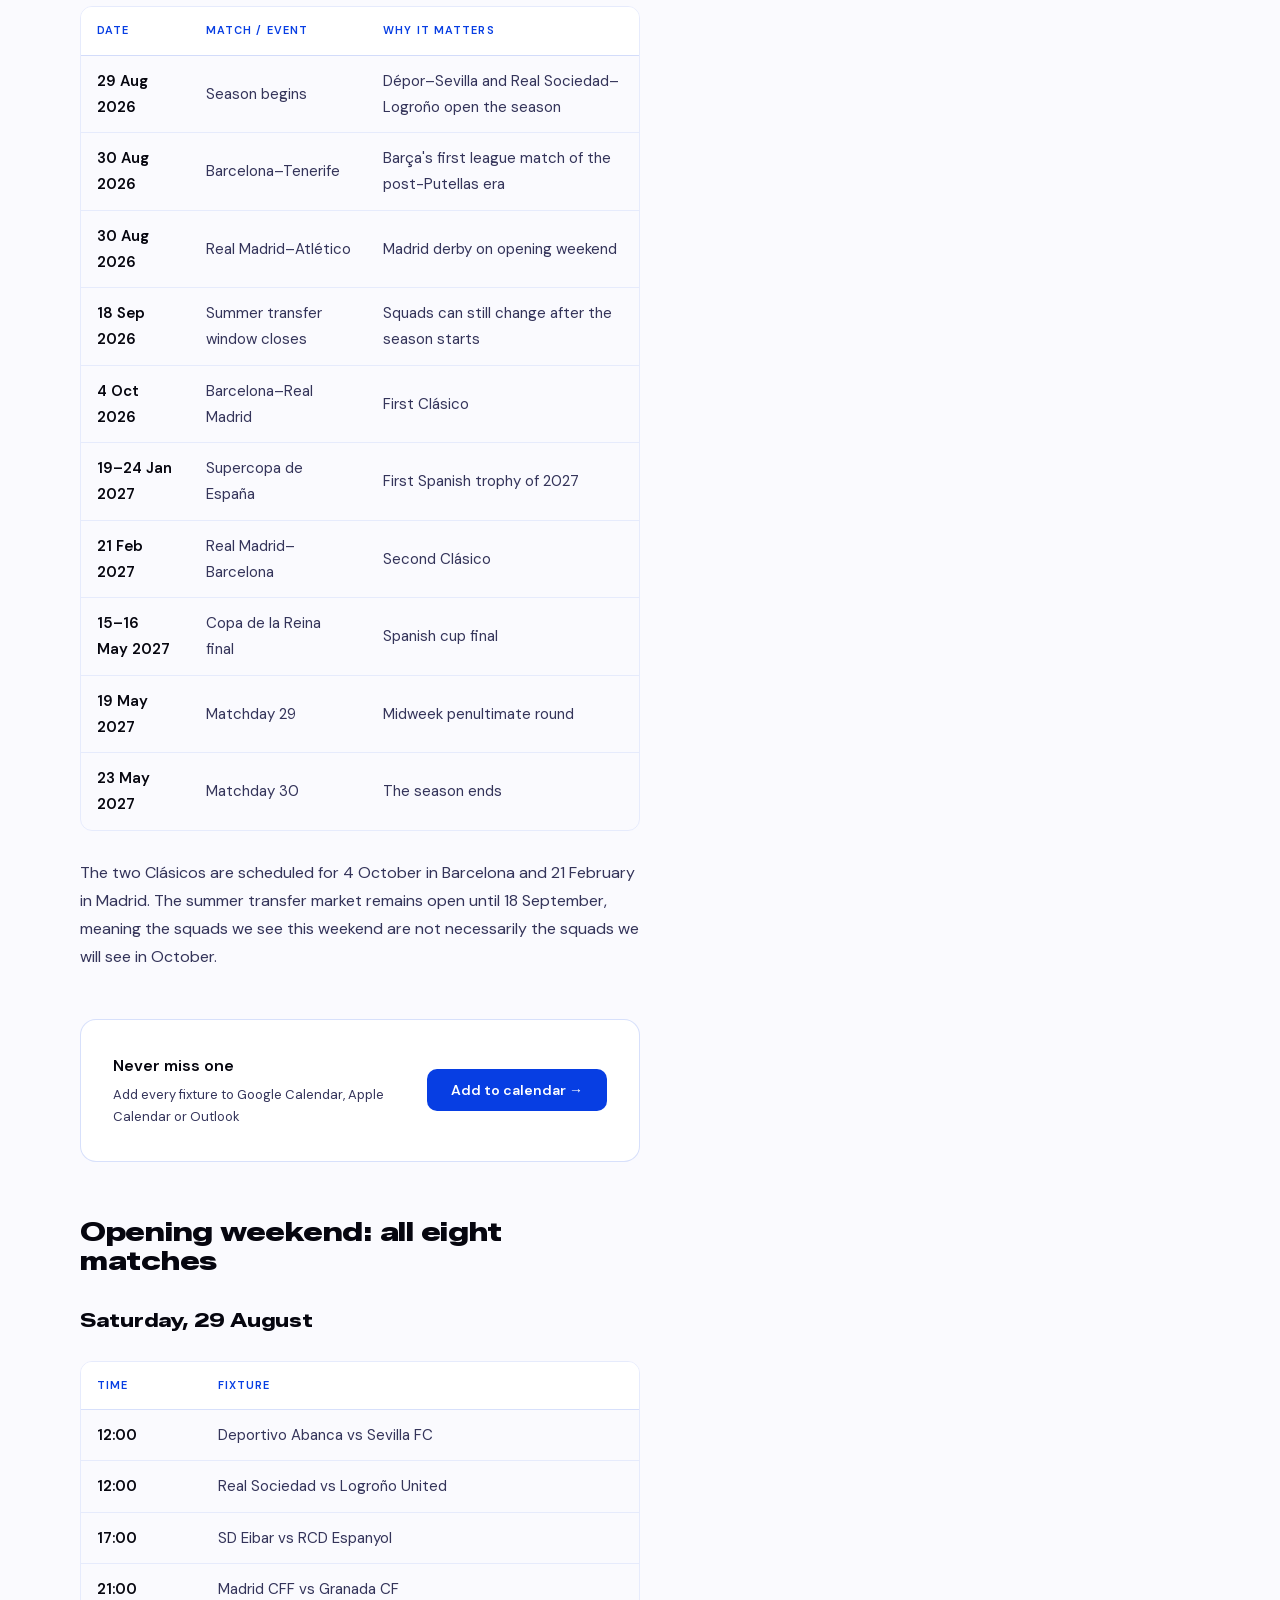
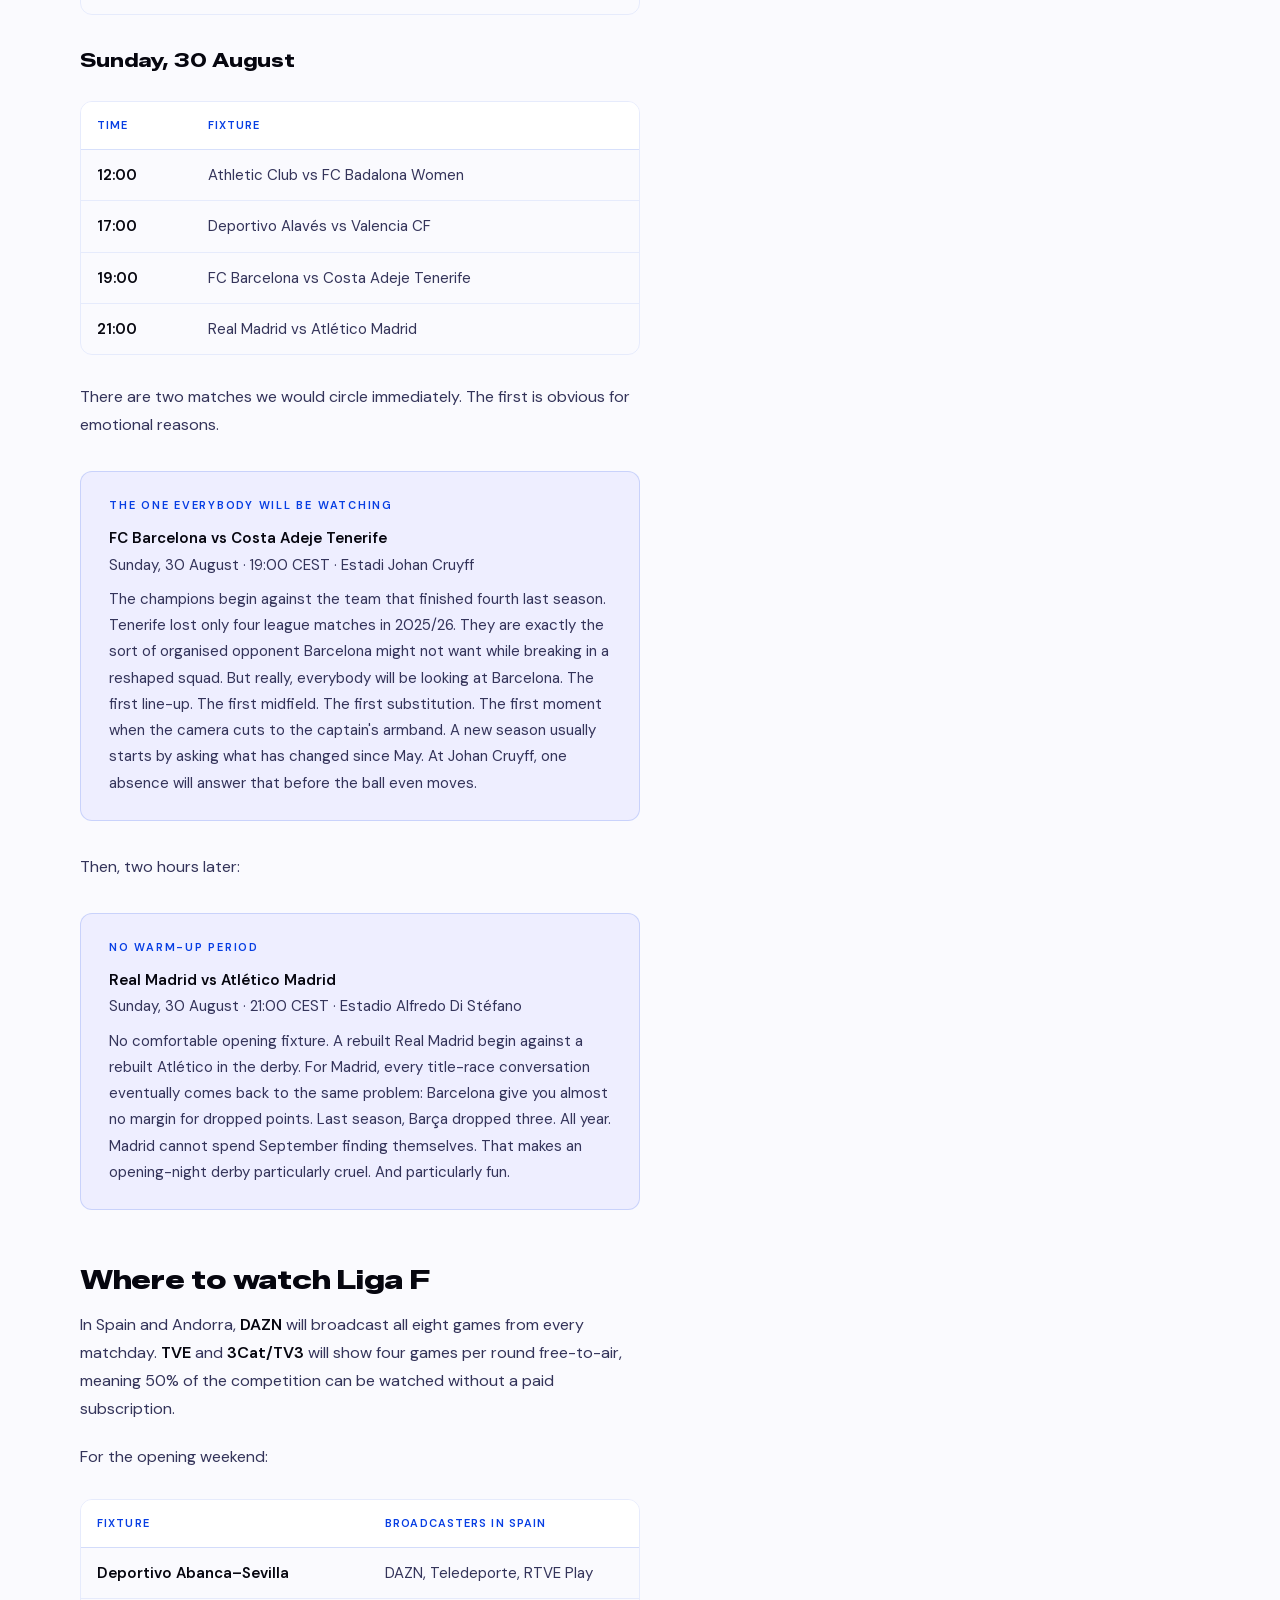
<file: blog/liga-f-2026-27-season-preview/index.html>
<!DOCTYPE html>
<html lang="en" data-theme="light">
<head>
<meta charset="UTF-8">
<meta name="viewport" content="width=device-width, initial-scale=1.0">
<script>(function(){var t=localStorage.getItem('theme');if(t==='dark'||t==='light')document.documentElement.setAttribute('data-theme',t);})();</script>
<link rel="canonical" href="https://herfixtures.com/blog/liga-f-2026-27-season-preview/">
<title>Liga F 2026/27 Preview: Teams, Barcelona, Transfers, Fixtures &amp; Where to Watch | HerFixtures</title>
<meta name="description" content="Liga F returns 29 August — the first season in 14 years without Alexia Putellas at Barcelona. Meet all 16 teams, the transfer window that reshaped the league, where to watch, and add every 2026/27 Liga F fixture to your calendar.">
<meta property="og:title" content="Liga F 2026/27: The Full Season Preview">
<meta property="og:description" content="Liga F returns 29 August — the first season in 14 years without Alexia Putellas at Barcelona. Meet all 16 teams, the transfer window that reshaped the league, where to watch, and add every 2026/27 Liga F fixture to your calendar.">
<meta property="og:url" content="https://herfixtures.com/blog/liga-f-2026-27-season-preview/">
<meta property="og:type" content="article">
<meta property="og:image" content="https://herfixtures.com/og-image.png">
<meta name="twitter:card" content="summary_large_image">
<meta name="twitter:title" content="Liga F 2026/27: The Full Season Preview">
<meta name="twitter:description" content="Liga F returns 29 August — the first season in 14 years without Alexia Putellas at Barcelona. Meet all 16 teams, the transfer window that reshaped the league, where to watch, and add every 2026/27 Liga F fixture to your calendar.">
<meta name="twitter:image" content="https://herfixtures.com/og-image.png">
<!-- Google Analytics loads only after consent: see /assets/consent.js. Never add gtag.js here. -->
<script>
  window.dataLayer = window.dataLayer || [];
  function gtag(){dataLayer.push(arguments);}
</script>
<script src="/assets/consent.js" defer></script>
<link rel="icon" type="image/svg+xml" href="/Favicon.svg">
<link rel="apple-touch-icon" href="/Favicon.svg">
<link rel="stylesheet" href="/assets/fonts/fonts.css">
<style>

/* ── TOKENS ─────────────────────────────────────────────── */
:root {
  --blue:      #073EE3;
  --blue-dim:  #052FC0;
  --coral:     #FF4D4D;
  --gold:      #F5C842;
  --bg:        #0C0C18;
  --bg2:       #181830;
  --bg3:       #222240;
  --text:      #EFEFFA;
  --text2:     #9898BB;
  --muted:     #555575;
  --card:      #181830;
  --border:    rgba(255,255,255,0.08);
  --border2:   rgba(255,255,255,0.15);
  --brand-fg:  #5E86FF;
  --purple:    #7C3AED;
}

[data-theme="light"] {
  --bg:        #FAFAFE;
  --bg2:       #FFFFFF;
  --bg3:       #EEEEFF;
  --text:      #06060F;
  --text2:     #34345A;
  --muted:     #7878A8;
  --card:      #FFFFFF;
  --border:    rgba(7,62,227,0.08);
  --border2:   rgba(7,62,227,0.16);
  --brand-fg:  #073EE3;
}

*, *::before, *::after { margin: 0; padding: 0; box-sizing: border-box; }
html { scroll-behavior: smooth; }

body {
  font-family: 'DM Sans', sans-serif;
  background: var(--bg);
  color: var(--text);
  min-height: 100vh;
  overflow-x: hidden;
  transition: background 0.4s, color 0.4s;
}

/* ── TOPBAR ─────────────────────────────────────────────── */
.topbar {
  display: flex;
  align-items: center;
  justify-content: space-between;
  padding: 16px 20px;
  border-bottom: 1px solid var(--border);
  position: sticky;
  top: 0;
  z-index: 100;
  background: var(--bg);
  transition: background 0.4s, border-color 0.4s;
}
@media (min-width: 600px) { .topbar { padding: 20px 48px; } }
@media (min-width: 900px) { .topbar { padding: 24px 80px; } }

.logo {
  font-family: 'Zalando Sans Expanded', sans-serif;
  font-weight: 800;
  font-size: 20px;
  letter-spacing: -0.01em;
  color: var(--text);
  text-decoration: none;
  transition: color 0.4s;
}

.nav { display: flex; align-items: center; gap: 24px; }

.nav-link {
  font-size: 14px;
  font-weight: 500;
  color: var(--text2);
  text-decoration: none;
  transition: color 0.2s;
}
.nav-link:hover { color: var(--purple); }
.nav-link.active { color: var(--brand-fg); }

.topbar-right { display: flex; align-items: center; gap: 16px; }

.nav-divider {
  width: 1px;
  height: 16px;
  background: var(--border2);
  flex-shrink: 0;
}

.theme-btn {
  background: none;
  border: none;
  cursor: pointer;
  padding: 4px;
  display: flex;
  align-items: center;
  color: var(--muted);
  transition: color 0.3s, opacity 0.3s;
  border-radius: 6px;
}
.theme-btn:hover { opacity: 0.7; }

/* ── ARTICLE LAYOUT ─────────────────────────────────────── */
.article-wrap {
  max-width: 720px;
  padding: 56px 20px 96px;
}
@media (min-width: 600px) { .article-wrap { padding: 72px 48px 96px; } }
@media (min-width: 900px) { .article-wrap { padding: 80px 80px 96px; } }

.back-link {
  display: inline-flex;
  align-items: center;
  gap: 6px;
  font-size: 13px;
  font-weight: 600;
  color: var(--brand-fg);
  text-decoration: none;
  margin-bottom: 32px;
  transition: opacity 0.2s;
}
.back-link:hover { opacity: 0.7; }

.article-meta {
  font-size: 12px;
  font-weight: 600;
  letter-spacing: 0.12em;
  text-transform: uppercase;
  color: var(--brand-fg);
  margin-bottom: 16px;
  transition: color 0.4s;
}

.article-title {
  font-family: 'Zalando Sans Expanded', sans-serif;
  font-weight: 900;
  font-size: 36px;
  line-height: 0.98;
  letter-spacing: -0.02em;
  color: var(--text);
  margin-bottom: 24px;
  transition: color 0.4s;
}
@media (min-width: 600px) { .article-title { font-size: 48px; } }

.article-lede {
  font-size: 18px;
  font-weight: 500;
  color: var(--text2);
  line-height: 1.6;
  margin-bottom: 48px;
  padding-bottom: 48px;
  border-bottom: 1px solid var(--border);
  transition: color 0.4s, border-color 0.4s;
}

/* ── ARTICLE BODY ───────────────────────────────────────── */
.article-body {
  font-size: 16px;
  line-height: 1.75;
  color: var(--text);
  transition: color 0.4s;
}

.article-body h2 {
  font-family: 'Zalando Sans Expanded', sans-serif;
  font-weight: 900;
  font-size: 22px;
  line-height: 1.1;
  letter-spacing: -0.01em;
  color: var(--text);
  margin-top: 56px;
  margin-bottom: 16px;
  transition: color 0.4s;
}
@media (min-width: 600px) { .article-body h2 { font-size: 26px; } }

.article-body h3 {
  font-family: 'Zalando Sans Expanded', sans-serif;
  font-weight: 800;
  font-size: 18px;
  line-height: 1.2;
  color: var(--text);
  margin-top: 36px;
  margin-bottom: 12px;
  transition: color 0.4s;
}

.article-body p {
  color: var(--text2);
  margin-bottom: 20px;
  transition: color 0.4s;
}

.article-body .opening-graf {
  font-size: 17px;
  font-weight: 500;
  color: var(--text2);
  font-style: italic;
  line-height: 1.7;
}

.article-body strong {
  color: var(--text);
  font-weight: 600;
}

.article-body ul, .article-body ol {
  color: var(--text2);
  padding-left: 24px;
  margin-bottom: 20px;
  transition: color 0.4s;
}

.article-body li { margin-bottom: 8px; }

.article-divider {
  border: none;
  border-top: 1px solid var(--border);
  margin: 48px 0;
}

/* ── HIGHLIGHT BOX ──────────────────────────────────────── */
.highlight-box {
  background: var(--bg3);
  border: 1px solid var(--border2);
  border-radius: 12px;
  padding: 24px 28px;
  margin: 32px 0;
  transition: background 0.4s, border-color 0.4s;
}

.highlight-box .hb-label {
  font-size: 11px;
  font-weight: 700;
  letter-spacing: 0.16em;
  text-transform: uppercase;
  color: var(--brand-fg);
  margin-bottom: 10px;
  transition: color 0.4s;
}

.highlight-box p {
  font-size: 15px;
  color: var(--text2);
  margin-bottom: 0;
}

.highlight-box p + p {
  margin-top: 8px;
}

/* ── STAT ROW ───────────────────────────────────────────── */
.stat-row {
  display: flex;
  gap: 32px;
  flex-wrap: wrap;
  margin-top: 12px;
}

.stat-item { display: flex; flex-direction: column; gap: 2px; }

.stat-num {
  font-family: 'Zalando Sans Expanded', sans-serif;
  font-weight: 900;
  font-size: 32px;
  letter-spacing: -0.02em;
  color: var(--text);
  line-height: 1;
  transition: color 0.4s;
}

.stat-desc {
  font-size: 13px;
  color: var(--text2);
  transition: color 0.4s;
}

/* ── JOURNEY BOX ────────────────────────────────────────── */
.journey-box {
  background: var(--bg3);
  border: 1px solid var(--border2);
  border-radius: 12px;
  padding: 24px 28px;
  margin: 32px 0;
  display: grid;
  grid-template-columns: 1fr 1fr;
  gap: 24px;
  transition: background 0.4s, border-color 0.4s;
}
@media (max-width: 560px) { .journey-box { grid-template-columns: 1fr; } }

.journey-col {}

.journey-club {
  font-family: 'Zalando Sans Expanded', sans-serif;
  font-weight: 800;
  font-size: 15px;
  color: var(--text);
  margin-bottom: 12px;
  transition: color 0.4s;
}

.journey-steps {
  display: flex;
  flex-direction: column;
  gap: 0;
}

.journey-step {
  font-size: 13px;
  color: var(--text2);
  padding: 6px 0;
  border-bottom: 1px solid var(--border);
  display: flex;
  align-items: center;
  gap: 8px;
  transition: color 0.4s, border-color 0.4s;
}

.journey-step:last-child {
  border-bottom: none;
  color: var(--brand-fg);
  font-weight: 700;
}

.journey-step::before {
  content: '→';
  color: var(--muted);
  font-size: 11px;
  flex-shrink: 0;
}

.journey-step:first-child::before { content: ''; }

/* ── PLAYER CARD ────────────────────────────────────────── */
.player-card {
  border-left: 3px solid var(--brand-fg);
  padding: 20px 24px;
  margin: 28px 0;
  background: var(--bg2);
  border-radius: 0 12px 12px 0;
  transition: background 0.4s, border-color 0.4s;
}

.player-name {
  font-family: 'Zalando Sans Expanded', sans-serif;
  font-weight: 800;
  font-size: 17px;
  color: var(--text);
  margin-bottom: 2px;
  transition: color 0.4s;
}

.player-club {
  font-size: 12px;
  font-weight: 600;
  letter-spacing: 0.1em;
  text-transform: uppercase;
  color: var(--brand-fg);
  margin-bottom: 10px;
  transition: color 0.4s;
}

.player-card p {
  font-size: 15px;
  margin-bottom: 0;
}

/* ── CTA BLOCK ──────────────────────────────────────────── */
.cta-block {
  display: flex;
  flex-direction: column;
  gap: 12px;
  background: var(--bg2);
  border: 1px solid var(--border2);
  border-radius: 16px;
  padding: 32px;
  margin: 48px 0;
  transition: background 0.4s, border-color 0.4s;
}
@media (min-width: 600px) {
  .cta-block {
    flex-direction: row;
    align-items: center;
    justify-content: space-between;
  }
}

.cta-block-text {
  font-size: 16px;
  font-weight: 600;
  color: var(--text);
  transition: color 0.4s;
}

.cta-block-sub {
  font-size: 13px;
  color: var(--text2);
  margin-top: 4px;
  transition: color 0.4s;
}

.cta-btn {
  display: inline-flex;
  align-items: center;
  gap: 8px;
  background: var(--brand-fg);
  color: #fff;
  font-size: 14px;
  font-weight: 700;
  padding: 12px 24px;
  border-radius: 10px;
  text-decoration: none;
  white-space: nowrap;
  transition: opacity 0.2s;
  flex-shrink: 0;
  border: none;
  cursor: pointer;
  font-family: 'DM Sans', sans-serif;
}
.cta-btn:hover { opacity: 0.85; }

/* ── TABLES ─────────────────────────────────────────────── */
.table-wrap {
  overflow-x: auto;
  margin: 28px 0;
  border-radius: 12px;
  border: 1px solid var(--border);
}

.article-body table {
  width: 100%;
  border-collapse: collapse;
  font-size: 15px;
  min-width: 420px;
}

.article-body th {
  text-align: left;
  font-size: 11px;
  font-weight: 700;
  letter-spacing: 0.1em;
  text-transform: uppercase;
  color: var(--brand-fg);
  padding: 14px 16px;
  border-bottom: 1px solid var(--border2);
  background: var(--bg2);
  transition: color 0.4s, background 0.4s, border-color 0.4s;
}

.article-body td {
  padding: 12px 16px;
  color: var(--text2);
  border-bottom: 1px solid var(--border);
  vertical-align: middle;
  transition: color 0.4s, border-color 0.4s;
}

.article-body tr:last-child td { border-bottom: none; }

.article-body td strong { color: var(--text); }

/* ── TEAM CAL BUTTON ────────────────────────────────────── */
.team-cal-btn {
  font-family: 'DM Sans', sans-serif;
  font-size: 13px;
  font-weight: 600;
  color: var(--brand-fg);
  background: transparent;
  border: 1.5px solid var(--brand-fg);
  border-radius: 8px;
  padding: 7px 14px;
  cursor: pointer;
  transition: background 0.18s, color 0.18s;
  white-space: nowrap;
}
.team-cal-btn:hover {
  background: var(--brand-fg);
  color: #fff;
}

/* ── FAQ ────────────────────────────────────────────────── */
.faq-section { margin-top: 8px; }

.faq-item {
  border-bottom: 1px solid var(--border);
  padding: 22px 0;
  transition: border-color 0.4s;
}
.faq-item:first-child { border-top: 1px solid var(--border); }

.faq-q {
  font-weight: 600;
  font-size: 16px;
  color: var(--text);
  margin-bottom: 8px;
  transition: color 0.4s;
}

.faq-a {
  font-size: 15px;
  color: var(--text2);
  line-height: 1.7;
  transition: color 0.4s;
}

/* ── FOOTER ─────────────────────────────────────────────── */
.footer {
  display: flex;
  flex-direction: column;
  gap: 16px;
  padding: 32px 20px;
  border-top: 1px solid var(--border);
  transition: border-color 0.4s;
}
@media (min-width: 600px) {
  .footer {
    flex-direction: row;
    align-items: center;
    justify-content: space-between;
    padding: 40px 48px;
  }
}
@media (min-width: 900px) { .footer { padding: 48px 80px; } }

.footer-logo {
  font-family: 'Zalando Sans Expanded', sans-serif;
  font-weight: 800;
  font-size: 16px;
  color: var(--text);
  transition: color 0.4s;
}
.footer-url {
  font-size: 13px;
  color: var(--muted);
  margin-top: 4px;
  transition: color 0.4s;
}
.footer-right { display: flex; flex-direction: column; gap: 6px; }
@media (min-width: 600px) { .footer-right { align-items: flex-end; } }

.footer-socials { display: flex; align-items: center; gap: 8px; }
.footer-follow { font-size: 13px; color: var(--muted); transition: color 0.4s; }
.footer-social-link {
  color: var(--muted);
  text-decoration: none;
  transition: color 0.2s;
  display: flex;
  align-items: center;
}
.footer-social-link:hover { color: var(--brand-fg); }
.footer-social-link svg { width: 16px; height: 16px; fill: currentColor; }
.footer-copy { font-size: 11px; color: var(--muted); transition: color 0.4s; }
.footer-credit {
  text-align: center;
  font-size: 13px;
  color: var(--muted);
  padding: 12px 0 24px;
  transition: color 0.4s;
}
.footer-credit a { color: inherit; font-weight: 500; text-decoration: none; }
.footer-credit a:hover { color: var(--brand-fg); }

/* ── FEED MODAL ─────────────────────────────────────────── */
.wnba-overlay {
  display: none;
  position: fixed; inset: 0; z-index: 500;
  background: rgba(0,0,0,0.45);
  align-items: center; justify-content: center;
  padding: 20px;
  transition: opacity 0.2s ease;
}
.wnba-overlay.is-open { display: flex; }
.wnba-overlay.is-closing { pointer-events: none; }

@keyframes overlayIn  { from { opacity:0 } to { opacity:1 } }
@keyframes overlayOut { from { opacity:1 } to { opacity:0 } }
@keyframes modalIn    { from { opacity:0; transform:scale(0.95) } to { opacity:1; transform:scale(1) } }
@keyframes modalOut   { from { opacity:1; transform:scale(1) } to { opacity:0; transform:scale(0.95) } }
@keyframes sheetIn    { from { transform:translateY(100%) } to { transform:translateY(0) } }
@keyframes sheetOut   { from { transform:translateY(0) } to { transform:translateY(100%) } }

.wnba-overlay.is-open { animation: overlayIn 0.2s ease forwards; }
.wnba-overlay.is-open .wnba-modal { animation: modalIn 0.25s ease forwards; }
.wnba-overlay.is-closing { animation: overlayOut 0.2s ease forwards; }
.wnba-overlay.is-closing .wnba-modal { animation: modalOut 0.2s ease forwards; }

.wnba-modal {
  background: var(--card);
  border-radius: 20px;
  overflow: hidden;
  width: 100%; max-width: 650px;
  max-height: 90vh;
  display: flex; flex-direction: column;
  position: relative;
  box-shadow: 0 24px 64px rgba(0,0,0,0.18);
}
.wnba-modal-bar {
  height: 3px; flex-shrink: 0;
  background: linear-gradient(to right, #073EE3, #FF4D4D);
}
.wnba-modal-head {
  padding: 24px 24px 0;
  display: flex; align-items: flex-start; justify-content: space-between;
  flex-shrink: 0;
}
.wnba-modal-title {
  font-family: 'Zalando Sans Expanded', sans-serif;
  font-weight: 900;
  font-size: 20px; color: var(--text);
  margin-bottom: 6px; line-height: 1.2;
  letter-spacing: -0.01em;
}
.wnba-modal-sub {
  font-family: 'DM Sans', sans-serif;
  font-size: 16px; color: var(--muted); line-height: 1.5;
}
.wnba-close {
  background: none; border: none; cursor: pointer;
  color: var(--muted); font-size: 18px; padding: 4px;
  line-height: 1; flex-shrink: 0; margin-left: 16px;
  border-radius: 8px; transition: color 0.15s, background 0.15s;
  font-family: 'DM Sans', sans-serif;
}
.wnba-close:hover { color: var(--text); background: var(--bg3); }
#feedMain { display: flex; flex-direction: column; flex: 1; min-height: 0; overflow: hidden; }
.wnba-grid {
  display: grid;
  grid-template-columns: repeat(4, 1fr);
  gap: 8px;
  padding: 16px 24px;
  overflow-y: auto; flex: 1; min-height: 0;
  /* Pack rows to the top at their natural height. Without this the grid
     inherits align-content:normal (= stretch), so when the modal is scoped
     to a single team that one row absorbs all the leftover height of the
     fixed-height mobile sheet and the tile renders ~400px tall. */
  align-content: start;
}
.wnba-tile {
  border: 1px solid var(--border2);
  border-radius: 12px;
  padding: 12px 6px 10px;
  display: flex; flex-direction: column;
  align-items: center; gap: 8px;
  cursor: pointer; position: relative;
  transition: border-color 0.15s, background 0.15s;
  background: var(--card); user-select: none;
}
.wnba-tile:hover { border-color: var(--brand-fg); background: var(--bg3); }
.wnba-tile.is-selected { border: none; background: #EEF1FD; }
.wnba-tile.is-selected::before {
  content: ''; position: absolute; inset: 0;
  border-radius: 12px; padding: 1.5px;
  background: linear-gradient(135deg, #073EE3, #FF4D4D);
  -webkit-mask: linear-gradient(#fff 0 0) content-box, linear-gradient(#fff 0 0);
  -webkit-mask-composite: xor; mask-composite: exclude; pointer-events: none;
}
[data-theme="dark"] .wnba-tile.is-selected { background: rgba(7,62,227,0.15); }
.wnba-tile-logo { width: 36px; height: 36px; object-fit: contain; border-radius: 50%; }
.wnba-tile-emoji {
  font-size: 28px; line-height: 1;
  width: 36px; height: 36px;
  display: flex; align-items: center; justify-content: center;
}
.wnba-tile-name {
  font-family: 'DM Sans', sans-serif;
  font-size: 13px; font-weight: 400;
  color: var(--text2); text-align: center; line-height: 1.3;
}
.wnba-check {
  position: absolute; top: 5px; right: 5px;
  width: 16px; height: 16px; border-radius: 50%;
  background: var(--brand-fg);
  display: none; align-items: center; justify-content: center;
}
.wnba-tile.is-selected .wnba-check { display: flex; }
@keyframes checkPop {
  0%   { transform: scale(0); opacity: 0; }
  60%  { transform: scale(1.25); opacity: 1; }
  100% { transform: scale(1); opacity: 1; }
}
.wnba-tile.is-selected .wnba-check { animation: checkPop 0.2s cubic-bezier(0.34,1.56,0.64,1) forwards; }
.wnba-modal-foot { padding: 0 24px 20px; flex-shrink: 0; }
.wnba-foot-divider { height: 1px; background: var(--border); margin-bottom: 16px; }
.wnba-foot-btns { display: flex; gap: 12px; }
.wnba-btn-google, .wnba-btn-apple {
  flex: 1; padding: 13px 10px; border-radius: 12px;
  font-family: 'DM Sans', sans-serif; font-size: 13px; font-weight: 600;
  cursor: pointer; transition: all 0.2s; text-align: center;
  white-space: nowrap; overflow: hidden; text-overflow: ellipsis;
}
.wnba-btn-google { color: var(--brand-fg); border: 1.5px solid var(--brand-fg); background: transparent; }
.wnba-btn-google:hover { background: var(--brand-fg); color: white; }
.wnba-btn-apple  { color: var(--coral); border: 1.5px solid var(--coral); background: transparent; }
.wnba-btn-apple:hover  { background: var(--coral); color: white; }
.wnba-btn-google:disabled, .wnba-btn-apple:disabled { opacity: 0.35; cursor: default; pointer-events: none; }
.wnba-success {
  display: none; flex-direction: column; align-items: center;
  padding: 48px 32px 32px; text-align: center;
}
.wnba-success.is-visible { display: flex; }
.wnba-success-icon {
  width: 64px; height: 64px; border-radius: 50%;
  background: linear-gradient(135deg, #073EE3, #FF4D4D);
  display: flex; align-items: center; justify-content: center;
  margin-bottom: 20px; font-size: 28px;
}
.wnba-success-title { font-family: 'DM Sans', sans-serif; font-size: 18px; font-weight: 500; color: var(--text); margin-bottom: 10px; }
.wnba-success-sub   { font-family: 'DM Sans', sans-serif; font-size: 14px; color: var(--muted); line-height: 1.6; margin-bottom: 28px; max-width: 360px; }
.wnba-success-close {
  padding: 12px 32px; border-radius: 12px;
  background: transparent; border: 1.5px solid var(--brand-fg);
  color: var(--brand-fg); font-family: 'DM Sans', sans-serif;
  font-size: 14px; font-weight: 600; cursor: pointer; transition: all 0.2s;
}
.wnba-success-close:hover { background: var(--brand-fg); color: white; }

@media (max-width: 640px) {
  .wnba-overlay { align-items: flex-end; padding: 0; }
  .wnba-overlay.is-open .wnba-modal { animation: sheetIn 0.3s ease-out forwards !important; }
  .wnba-overlay.is-closing .wnba-modal { animation: sheetOut 0.3s ease-out forwards !important; }
  .wnba-modal { border-radius: 20px 20px 0 0; max-width: 100%; width: 100%; max-height: 80vh; display: flex; flex-direction: column; }
  .wnba-grid { grid-template-columns: repeat(2, 1fr); -webkit-overflow-scrolling: touch; }
  .wnba-modal-foot { flex-shrink: 0; border-top: 1px solid var(--border); padding: 12px 20px 24px; background: var(--card); }
  .wnba-foot-divider { display: none; }
  .wnba-tile[data-team="all"] { grid-column: span 2; flex-direction: row; padding: 14px 16px; justify-content: flex-start; gap: 12px; }
  .wnba-tile[data-team="all"] .wnba-tile-logo { flex-shrink: 0; }
  .wnba-tile[data-team="all"] .wnba-tile-name { font-size: 14px; font-weight: 500; text-align: left; }
  .wnba-tile[data-team="all"] .wnba-check { top: 4px; right: 4px; }
  .wnba-modal-bar { position: relative; cursor: grab; }
  .wnba-modal-bar::after { content: ''; position: absolute; top: 8px; left: 50%; transform: translateX(-50%); width: 40px; height: 4px; border-radius: 2px; background: rgba(7,62,227,0.2); }
  .wnba-foot-btns { flex-direction: column; gap: 8px; }
}

</style>
</head>
<body>

<header class="topbar">
  <a href="/" class="logo">HerFixtures</a>
  <div class="topbar-right">
    <nav class="nav">
      <a href="/" class="nav-link">Home</a>
      <a href="/blog" class="nav-link active">Blog</a>
    </nav>
    <div class="nav-divider"></div>
    <button class="theme-btn" id="theme-btn" onclick="toggleTheme()" aria-label="Toggle dark mode">
      <svg id="icon-moon" xmlns="http://www.w3.org/2000/svg" width="18" height="18" viewBox="0 0 24 24" fill="none" stroke="currentColor" stroke-width="1.5" stroke-linecap="round" stroke-linejoin="round">
        <path d="M21 12.79A9 9 0 1 1 11.21 3 7 7 0 0 0 21 12.79z"/>
      </svg>
      <svg id="icon-sun" xmlns="http://www.w3.org/2000/svg" width="18" height="18" viewBox="0 0 24 24" fill="none" stroke="currentColor" stroke-width="1.5" stroke-linecap="round" stroke-linejoin="round" style="display:none;">
        <circle cx="12" cy="12" r="5"/>
        <line x1="12" y1="1" x2="12" y2="3"/><line x1="12" y1="21" x2="12" y2="23"/>
        <line x1="4.22" y1="4.22" x2="5.64" y2="5.64"/><line x1="18.36" y1="18.36" x2="19.78" y2="19.78"/>
        <line x1="1" y1="12" x2="3" y2="12"/><line x1="21" y1="12" x2="23" y2="12"/>
        <line x1="4.22" y1="19.78" x2="5.64" y2="18.36"/><line x1="18.36" y1="5.64" x2="19.78" y2="4.22"/>
      </svg>
    </button>
  </div>
</header>

<main>
  <div class="article-wrap">
    <a href="/blog" class="back-link">&larr; Back to Blog</a>

    <div class="article-meta">Football &middot; 29 August 2026 &middot; 18 min read</div>
    <h1 class="article-title">Liga F 2026/27: The Full Season Preview</h1>
    <p class="article-lede">Sixteen teams. Two clubs returning. One dynasty beginning its first season in fourteen years without the player who defined its rise.</p>

    <div class="article-body">

      <p class="opening-graf">Liga F returns this weekend.</p>
      <p>Barcelona are defending seven consecutive league titles. Real Madrid have rebuilt. Real Sociedad are coming off their best season of the professional era. Two familiar clubs are back from the second division.</p>
      <p>And for the first time since 2012, the league begins without Alexia Putellas wearing Barcelona colours.</p>
      <p class="opening-graf">The champions have changed.</p>
      <p class="opening-graf">The favourite has not.</p>

      <h2>The season at a glance</h2>

      <div class="table-wrap">
        <table>
          <tbody>
            <tr><td><strong>Opening weekend</strong></td><td>29–30 August 2026</td></tr>
            <tr><td><strong>Final matchday</strong></td><td>22–23 May 2027</td></tr>
            <tr><td><strong>Teams</strong></td><td>16</td></tr>
            <tr><td><strong>Matches</strong></td><td>240</td></tr>
            <tr><td><strong>Defending champions</strong></td><td>FC Barcelona</td></tr>
            <tr><td><strong>Newly promoted</strong></td><td>Deportivo Alavés, Valencia CF</td></tr>
            <tr><td><strong>Opening weekend headliner</strong></td><td>Real Madrid vs Atlético Madrid</td></tr>
            <tr><td><strong>First Clásico</strong></td><td>4 October 2026</td></tr>
            <tr><td><strong>Where to watch in Spain</strong></td><td>DAZN, TVE, 3Cat/TV3</td></tr>
          </tbody>
        </table>
      </div>

      <p>Liga F will run across 30 matchdays, including two midweek rounds, before finishing on 23 May — one month before the 2027 Women's World Cup begins in Brazil.</p>

      <div class="cta-block">
        <div>
          <div class="cta-block-text">Liga F 2026/27</div>
          <div class="cta-block-sub">All 240 fixtures in your calendar — updated automatically throughout the season</div>
        </div>
        <button onclick="FeedModal.open(LIGA_F_CONFIG)" class="cta-btn">Add to calendar &rarr;</button>
      </div>

      <p class="opening-graf">Sunday evening.</p>
      <p class="opening-graf">30 August.</p>
      <p class="opening-graf">19:00.</p>
      <p class="opening-graf">Barcelona walk out at the Estadi Johan Cruyff to begin another Liga F season.</p>
      <p>The last time Barcelona played a Liga F match there, Alexia Putellas played her final game for the club.</p>
      <p>She had provided one final assist. Played 81 final minutes. Worn the captain's armband one final time.</p>
      <p>Barcelona beat Real Sociedad 2–1.</p>
      <p class="opening-graf">Then she left.</p>

      <div class="highlight-box">
        <div class="hb-label">Alexia Putellas at Barcelona — 2012 to 2026</div>
        <div class="stat-row">
          <div class="stat-item">
            <span class="stat-num">508</span>
            <span class="stat-desc">appearances</span>
          </div>
          <div class="stat-item">
            <span class="stat-num">232</span>
            <span class="stat-desc">goals — a club record</span>
          </div>
          <div class="stat-item">
            <span class="stat-num">38</span>
            <span class="stat-desc">team trophies</span>
          </div>
        </div>
        <p style="margin-top:16px;">Fourteen seasons. Ten league titles. Four Champions Leagues. Two Ballons d'Or.</p>
      </div>

      <p>Alexia arrived at Barcelona in 2012, before the club had ever reached a Women's Champions League final. She leaves after helping turn it into one of the defining teams in world football.</p>
      <p>On 8 July, London City Lionesses announced her signing.</p>
      <p>Mapi León has gone too. So have Ona Batlle, Salma Paralluelo and Giulia Dragoni.</p>
      <p class="opening-graf">Barcelona are still Barcelona.</p>
      <p>But this is the first season in a very long time in which we get to find out what Barcelona look like after losing part of the identity that built them.</p>

      <h2>The first season without Alexia Putellas</h2>
      <p>There are players who belong to an era. Then there are players who help create one.</p>
      <p>When Alexia joined Barça at 18, the women's team was not playing Champions League finals in front of the world. It was not filling major stadiums. It did not have the gravitational pull that now allows it to sign some of the best footballers on the planet.</p>
      <p>She grew while the club grew. Then they accelerated together.</p>
      <p>The first European title came in 2021. Alexia won the Ballon d'Or later that year and again in 2022. There were more league titles, more finals, more nights when Barcelona stopped looking like a club trying to reach Europe's elite and started looking like the standard everyone else had to reach.</p>
      <p>Her final season ended appropriately. Barcelona won everything they entered. The league. The Copa de la Reina. The Supercopa. And, in Oslo, the Champions League — Barcelona beating OL Lyonnes 4–0 through two goals from Ewa Pajor and two from Salma Paralluelo to claim their fourth European crown in six seasons.</p>
      <p>Three days later, Barcelona announced that Alexia would leave. The following evening came the goodbye at Johan Cruyff. And then, eventually, London.</p>
      <p>Her departure deserves more than one line in a summer transfer roundup because it changes the context of the entire season. Not necessarily the outcome. Barcelona remain overwhelming favourites. But there is a difference between replacing a footballer and replacing what that footballer represented.</p>
      <p>Nobody Barcelona have signed this summer is being asked to become Alexia Putellas. That would be an impossible job. The more interesting question is whether the next Barcelona needs anyone to.</p>

      <h2>29 wins from 30. And somehow, a rebuild.</h2>
      <p>It would be easier to sell the idea of vulnerability if Barcelona had shown much of it last season. They did not.</p>
      <p>Their final Liga F record reads almost like a typo:</p>

      <div class="highlight-box">
        <div class="hb-label">FC Barcelona — 2025/26 final record</div>
        <div class="stat-row">
          <div class="stat-item">
            <span class="stat-num">87</span>
            <span class="stat-desc">points</span>
          </div>
          <div class="stat-item">
            <span class="stat-num">29</span>
            <span class="stat-desc">wins from 30</span>
          </div>
          <div class="stat-item">
            <span class="stat-num">+121</span>
            <span class="stat-desc">goal difference</span>
          </div>
          <div class="stat-item">
            <span class="stat-num">9</span>
            <span class="stat-desc">goals conceded</span>
          </div>
        </div>
        <p style="margin-top:16px;">30 matches. 29 wins. 0 draws. 1 defeat. 130 goals scored. 9 conceded.</p>
      </div>

      <p>Real Madrid finished second with 72. Fifteen points behind.</p>
      <p>Barcelona's only defeat came in November, when Edna Imade converted a penalty and Real Sociedad survived everything Barça threw at them to win 1–0 in San Sebastián. Nobody else managed it.</p>
      <p>And the numbers become even sillier when you look at individual players. Claudia Pina won the league's scoring title with 21 goals despite playing only 1,498 minutes — one every 71 minutes. Ewa Pajor added 16. Caroline Graham Hansen finished the campaign by scoring a hat-trick against Madrid CFF.</p>
      <p>Barcelona were not merely better than the competition last season. For long stretches, they seemed to be playing it on different settings.</p>
      <p>And now they have to evolve. Alexia has gone. Mapi has gone. Ona has gone. Salma has gone. In their place comes something younger and less settled.</p>
      <p>Kerolin arrives from Manchester City, bringing pace, directness and one-on-one threat to an attack that hardly lacked any of those things already. Barcelona have tied the Brazilian international to a deal through 2030. Nineteen-year-old Dutch defender Renée van Asten arrives from Ajax after a breakout season that earned her the Johan Cruyff Talent of the Year award in the Netherlands. Martina Fernández returns home after Everton, while Tyler McCamey joins from Dallas Trinity. Carla Julià steps up from Barça B.</p>
      <p>This does not look like a club panicking. It looks like a club trying to change while it is still strong enough to choose how.</p>
      <p>And that may be the most intimidating thing about Barcelona. Even their transition season begins with them as European champions.</p>

      <h2>Claudia Pina is no longer just part of the future</h2>
      <p>For years, Barcelona's depth created a strange problem. You could be one of the best young players in Europe and still feel like the next name on a list full of Ballon d'Or winners, World Cup winners and Champions League winners.</p>
      <p>That list is shorter now. And Claudia Pina is 25.</p>
      <p>Last season's top scorer is no longer the brilliant younger attacker waiting behind the established generation. She is becoming the established generation.</p>
      <p>Twenty-one league goals changed that. So did five assists. So did the efficiency: according to Liga F's own data, Pina's expected-goal output suggested around 13 goals. She scored 21.</p>
      <p>Barcelona still have Aitana Bonmatí, Patri Guijarro, Caroline Graham Hansen, Irene Paredes, Ewa Pajor and Cata Coll. This is not a squad suddenly stripped of experience. But the hierarchy is shifting.</p>
      <p>Pina may be the player who makes that shift visible. The player who spent years being introduced as Barcelona's next great attacker now begins a season in which nobody needs the word <em>next</em>.</p>

      <h2>Real Madrid: if not now, when?</h2>
      <p>There is a brutal way to summarise Real Madrid's last season. They won 23 of 30 matches. They scored 65 goals. They conceded only 18. They finished with 72 points. And they never looked particularly close to winning the league.</p>
      <p>That is the standard Barcelona have created.</p>
      <p>Madrid's response has not been to make one or two corrections around the edges. They have rebuilt. Caroline Weir is gone after scoring 14 league goals last season. Alba Redondo, Misa Rodríguez, Tere Abelleira, Hanna Bennison, Naomie Feller, Antonia Silva and several others have left too.</p>
      <p>In have come Lineth Beerensteyn and Janou Levels from Wolfsburg, Elisa Senß from Eintracht Frankfurt, Andreia Jacinto from Real Sociedad and Felicia Schröder from BK Häcken, alongside promotions from Madrid's own system.</p>
      <p>It is a different team. That creates risk. It also creates opportunity. Beerensteyn gives Madrid a direct, experienced presence in attack. Senß adds control and physicality to midfield. Jacinto already knows the league — and arrives directly from the team that finished only six points behind Madrid last season.</p>
      <p>And Linda Caicedo is still there. At 21, the Colombian is already one of the few players in the league capable of changing the temperature of a match every time she receives the ball.</p>
      <p>Madrid's problem has never really been whether they possess enough good footballers. It is whether they can turn enough good footballers into a team capable of surviving Barcelona's relentless accumulation of points. Last year, 72 was not remotely enough. This season, they need to make Barcelona notice them earlier.</p>
      <p>Conveniently, the fixture list has given them no time to settle. Their first match is Atlético Madrid. Sunday. 21:00. Alfredo Di Stéfano. Welcome back.</p>

      <h2>The race behind the top two might be even better</h2>
      <p>Barcelona finished first. Real Madrid second. Then things became much less predictable.</p>
      <p>Real Sociedad finished third on 66 points — only six behind Madrid — after winning 20 matches and losing four. Costa Adeje Tenerife were fourth with 54. Atlético Madrid finished fifth on 51. Granada followed on 45.</p>
      <p>Those numbers matter because the story of this league cannot permanently be reduced to <em>Can anyone stop Barcelona?</em> Sometimes the better question is: <strong>what is happening everywhere else?</strong></p>
      <p>Real Sociedad were excellent last year. They were the only side to beat Barcelona and secured a place in Champions League qualifying. But success has made them a target. Andreia Jacinto has gone to Real Madrid, while Lucía Rodríguez has joined Atlético. Rebuilding while trying to prove that third place was not a one-season peak may be one of the most interesting tests in Spain.</p>
      <p>Then there is Tenerife. Their fourth-place finish deserves more attention than it received. They lost only four league matches all season — the same number as Real Madrid and Real Sociedad — while drawing twelve. They were difficult to beat almost every week. Their reward? Barcelona away on matchday one. Naturally.</p>
      <p>Atlético, meanwhile, have acted like a club unhappy with fifth. David González takes over as head coach. Viola Calligaris arrives from Juventus, Henrietta Csiszár from Inter, Maite Zubieta from Athletic Club, Lucía Rodríguez from Real Sociedad and Allegra Poljak from Madrid CFF, among a broad squad reshaping.</p>
      <p>Barcelona may begin as favourite. Madrid may be the obvious challenger. But the battle around the Champions League places could be where this season becomes hardest to predict.</p>

      <h2>Alavés and Valencia: two roads back</h2>
      <p>Neither promoted club needs directions to the top flight. They have both been here before. They simply took very different routes back.</p>

      <div class="journey-box">
        <div class="journey-col">
          <div class="journey-club">Deportivo Alavés — patience</div>
          <div class="journey-steps">
            <div class="journey-step">Relegated in 2023</div>
            <div class="journey-step">Three seasons rebuilding</div>
            <div class="journey-step">Best defensive record in Primera Federación</div>
            <div class="journey-step">4–0 away at CE Europa seals it</div>
            <div class="journey-step">🏆 Promoted with two matches to spare</div>
          </div>
        </div>
        <div class="journey-col">
          <div class="journey-club">Valencia CF — refusal</div>
          <div class="journey-steps">
            <div class="journey-step">Relegated in 2025</div>
            <div class="journey-step">Third in Primera Federación</div>
            <div class="journey-step">Survived the playoff semi-final</div>
            <div class="journey-step">Monente equalises in the final minute</div>
            <div class="journey-step">🏆 Promoted on regular-season standing</div>
          </div>
        </div>
      </div>

      <p><strong>Deportivo Alavés: patience.</strong> Alavés were relegated in 2023. They did not immediately bounce back. Instead, Andrea Esteban and the club built. The reward arrived three years later. Alavés secured direct promotion with two matches still to play after beating CE Europa 4–0 away from home. At the time promotion was sealed, they had lost only four league matches, conceded only 14 goals and possessed the best defensive record in Primera Federación. There is something reassuringly unglamorous about how they did it — not through one spectacular playoff run, not because of a superstar season, but through consistency, through defending, through becoming difficult to beat. Those qualities tend to travel well into a relegation fight.</p>
      <p><strong>Valencia: refusal.</strong> Valencia took the opposite route. They went down in 2025. They decided one season was enough. Third place in Primera Federación sent them into the promotion playoffs. They survived the semi-final and reached a two-legged final against Villarreal. The first match ended 0–0. In the second, Villarreal scored first. Valencia were heading toward another year in the second division. Then, in the final minute, Leyre Monente collected a loose ball outside the box and equalised. 1–1. Extra time. No penalties. Under the competition rules, if the tie remained level after extra time, the team that had finished higher in the regular season would go up. Valencia held on. One year after relegation, they were back.</p>
      <p>And because football occasionally has a sense of humour, this is how their new season begins: <strong>Deportivo Alavés vs Valencia CF</strong>, Sunday, 30 August, 17:00. The two promoted teams against each other. Before either gets to worry about Barcelona, Madrid or survival projections, somebody has the chance to put three top-flight points on the board.</p>

      <h2>Which teams are playing this season?</h2>
      <p>Sixteen clubs make up this season's competition: Athletic Club, Atlético de Madrid, FC Barcelona, Deportivo Abanca, Deportivo Alavés, Logroño United, SD Eibar, RCD Espanyol, FC Badalona Women, Granada CF, Madrid CFF, Real Madrid CF, Real Sociedad, Sevilla FC, Costa Adeje Tenerife, Valencia CF.</p>
      <p>Each will play 30 league matches in an asymmetric schedule, producing <strong>240 fixtures across the season</strong>.</p>

      <div class="cta-block">
        <div>
          <div class="cta-block-text">Follow the whole league — or just your club</div>
          <div class="cta-block-sub">Pick any of the 16 teams inside, or add every fixture at once</div>
        </div>
        <button onclick="FeedModal.open(LIGA_F_CONFIG)" class="cta-btn">Add to calendar &rarr;</button>
      </div>

      <h2>€55 million, four free games every weekend, and a league trying to grow</h2>
      <p>There is another reason 2026/27 feels different. It is not happening on the pitch.</p>
      <p>This summer, Liga F clubs approved a €55 million investment led by Gasol16 Ventures — founded by former NBA star Pau Gasol — and Fortified Partners. The investment will be deployed over four seasons, beginning now, with the stated aim of accelerating professionalisation, commercial development, international growth and player visibility. The investors describe it as the largest private-capital investment ever made in a women's sports competition in Europe.</p>
      <p>That would be significant in any season. It becomes more interesting alongside what is happening on television.</p>

      <div class="highlight-box">
        <div class="hb-label">Spanish television audience — 2025/26</div>
        <div class="stat-row">
          <div class="stat-item">
            <span class="stat-num">7.5M</span>
            <span class="stat-desc">cumulative viewers</span>
          </div>
          <div class="stat-item">
            <span class="stat-num">+11.2%</span>
            <span class="stat-desc">year-on-year growth</span>
          </div>
          <div class="stat-item">
            <span class="stat-num">685,335</span>
            <span class="stat-desc">average audience, Real Madrid–Barcelona</span>
          </div>
        </div>
        <p style="margin-top:16px;">The Clásico figure is the largest in the competition's history.</p>
      </div>

      <p>Now the league is pushing harder on accessibility. For the next three seasons, DAZN will broadcast all eight matches every round in Spain and Andorra. TVE and 3Cat/TV3 will broadcast four of those eight matches free-to-air. <strong>Half of the entire league will therefore be available free every weekend.</strong></p>
      <p>This is important. Because Spain does not have a talent problem. It has some of the best players in the world. One of the best national teams in the world. The reigning European club champions. A Clásico with international recognition. The harder task has always been turning those ingredients into a domestic competition that people follow habitually rather than occasionally.</p>
      <p>A league is not built only by producing great football. People need to see it. They need to know when it is on. They need to build a habit around it. Four free matches every weekend is not just a broadcast deal. It is an invitation.</p>

      <h2>Five players to watch</h2>

      <div class="player-card">
        <div class="player-name">Claudia Pina</div>
        <div class="player-club">FC Barcelona — the player left standing</div>
        <p>Twenty-one league goals made her the division's top scorer last season. Now the context around those goals has changed. Putellas has gone. Paralluelo has gone. Barcelona's hierarchy is shifting. Pina no longer begins the season as a brilliant young attacker surrounded by the generation above her. She begins it as one of the players expected to define what comes next.</p>
      </div>

      <div class="player-card">
        <div class="player-name">Ewa Pajor</div>
        <div class="player-club">FC Barcelona — the constant</div>
        <p>Sixteen league goals. Eleven in the Champions League. Two in the final. At a moment when Barcelona are losing familiar faces, Pajor offers something wonderfully uncomplicated. Give her chances. She scores. Her first season in Spain ended with a European trophy she had spent years chasing. The second begins with Barcelona needing her reliability more than ever.</p>
      </div>

      <div class="player-card">
        <div class="player-name">Linda Caicedo</div>
        <div class="player-club">Real Madrid — the difference-maker</div>
        <p>Real Madrid's squad has changed dramatically. Caicedo has not. And that matters. There are players who improve a system and players who can temporarily make the system irrelevant. Caicedo belongs in the second category. Madrid will need structure to close fifteen points on Barcelona. They will also need moments that nobody can structure. That is where she comes in.</p>
      </div>

      <div class="player-card">
        <div class="player-name">Kerolin</div>
        <div class="player-club">FC Barcelona — the first test of the rebuild</div>
        <p>Do not call her the Alexia replacement. She isn't. Kerolin is something else entirely: speed, confrontation, improvisation and attacking chaos. The Brazilian arrives from Manchester City with a contract through 2030 and immediately becomes one of the league's most intriguing new players. If the old Barcelona was built around a familiar group ageing together, Kerolin represents the opposite idea — the next version arriving before the previous one has completely disappeared.</p>
      </div>

      <div class="player-card">
        <div class="player-name">Nerea Eizagirre</div>
        <div class="player-club">Real Sociedad — the one they need more of now</div>
        <p>Eight goals in 23 appearances last season, playing across the front line for a Real Sociedad side that finished third and beat Barcelona along the way. The scorer of that particular goal, Edna Imade, was only ever on loan — Bayern Munich recalled her in December, and she is not part of this season's squad. That shifts more of the attacking burden onto players like Eizagirre. Repeating third place was always going to be difficult. Doing it with a lighter squad makes her finishing matter more than it did twelve months ago.</p>
      </div>

      <h2>The dates to circle</h2>

      <div class="table-wrap">
        <table>
          <thead>
            <tr><th>Date</th><th>Match / event</th><th>Why it matters</th></tr>
          </thead>
          <tbody>
            <tr><td><strong>29 Aug 2026</strong></td><td>Season begins</td><td>Dépor–Sevilla and Real Sociedad–Logroño open the season</td></tr>
            <tr><td><strong>30 Aug 2026</strong></td><td>Barcelona–Tenerife</td><td>Barça's first league match of the post-Putellas era</td></tr>
            <tr><td><strong>30 Aug 2026</strong></td><td>Real Madrid–Atlético</td><td>Madrid derby on opening weekend</td></tr>
            <tr><td><strong>18 Sep 2026</strong></td><td>Summer transfer window closes</td><td>Squads can still change after the season starts</td></tr>
            <tr><td><strong>4 Oct 2026</strong></td><td>Barcelona–Real Madrid</td><td>First Clásico</td></tr>
            <tr><td><strong>19–24 Jan 2027</strong></td><td>Supercopa de España</td><td>First Spanish trophy of 2027</td></tr>
            <tr><td><strong>21 Feb 2027</strong></td><td>Real Madrid–Barcelona</td><td>Second Clásico</td></tr>
            <tr><td><strong>15–16 May 2027</strong></td><td>Copa de la Reina final</td><td>Spanish cup final</td></tr>
            <tr><td><strong>19 May 2027</strong></td><td>Matchday 29</td><td>Midweek penultimate round</td></tr>
            <tr><td><strong>23 May 2027</strong></td><td>Matchday 30</td><td>The season ends</td></tr>
          </tbody>
        </table>
      </div>

      <p>The two Clásicos are scheduled for 4 October in Barcelona and 21 February in Madrid. The summer transfer market remains open until 18 September, meaning the squads we see this weekend are not necessarily the squads we will see in October.</p>

      <div class="cta-block">
        <div>
          <div class="cta-block-text">Never miss one</div>
          <div class="cta-block-sub">Add every fixture to Google Calendar, Apple Calendar or Outlook</div>
        </div>
        <button onclick="FeedModal.open(LIGA_F_CONFIG)" class="cta-btn">Add to calendar &rarr;</button>
      </div>

      <h2>Opening weekend: all eight matches</h2>

      <h3>Saturday, 29 August</h3>
      <div class="table-wrap">
        <table>
          <thead>
            <tr><th>Time</th><th>Fixture</th></tr>
          </thead>
          <tbody>
            <tr><td><strong>12:00</strong></td><td>Deportivo Abanca vs Sevilla FC</td></tr>
            <tr><td><strong>12:00</strong></td><td>Real Sociedad vs Logroño United</td></tr>
            <tr><td><strong>17:00</strong></td><td>SD Eibar vs RCD Espanyol</td></tr>
            <tr><td><strong>21:00</strong></td><td>Madrid CFF vs Granada CF</td></tr>
          </tbody>
        </table>
      </div>

      <h3>Sunday, 30 August</h3>
      <div class="table-wrap">
        <table>
          <thead>
            <tr><th>Time</th><th>Fixture</th></tr>
          </thead>
          <tbody>
            <tr><td><strong>12:00</strong></td><td>Athletic Club vs FC Badalona Women</td></tr>
            <tr><td><strong>17:00</strong></td><td>Deportivo Alavés vs Valencia CF</td></tr>
            <tr><td><strong>19:00</strong></td><td>FC Barcelona vs Costa Adeje Tenerife</td></tr>
            <tr><td><strong>21:00</strong></td><td>Real Madrid vs Atlético Madrid</td></tr>
          </tbody>
        </table>
      </div>

      <p>There are two matches we would circle immediately. The first is obvious for emotional reasons.</p>

      <div class="highlight-box">
        <div class="hb-label">The one everybody will be watching</div>
        <p><strong>FC Barcelona vs Costa Adeje Tenerife</strong><br>Sunday, 30 August · 19:00 CEST · Estadi Johan Cruyff</p>
        <p>The champions begin against the team that finished fourth last season. Tenerife lost only four league matches in 2025/26. They are exactly the sort of organised opponent Barcelona might not want while breaking in a reshaped squad. But really, everybody will be looking at Barcelona. The first line-up. The first midfield. The first substitution. The first moment when the camera cuts to the captain's armband. A new season usually starts by asking what has changed since May. At Johan Cruyff, one absence will answer that before the ball even moves.</p>
      </div>

      <p>Then, two hours later:</p>

      <div class="highlight-box">
        <div class="hb-label">No warm-up period</div>
        <p><strong>Real Madrid vs Atlético Madrid</strong><br>Sunday, 30 August · 21:00 CEST · Estadio Alfredo Di Stéfano</p>
        <p>No comfortable opening fixture. A rebuilt Real Madrid begin against a rebuilt Atlético in the derby. For Madrid, every title-race conversation eventually comes back to the same problem: Barcelona give you almost no margin for dropped points. Last season, Barça dropped three. All year. Madrid cannot spend September finding themselves. That makes an opening-night derby particularly cruel. And particularly fun.</p>
      </div>

      <h2>Where to watch Liga F</h2>
      <p>In Spain and Andorra, <strong>DAZN</strong> will broadcast all eight games from every matchday. <strong>TVE</strong> and <strong>3Cat/TV3</strong> will show four games per round free-to-air, meaning 50% of the competition can be watched without a paid subscription.</p>
      <p>For the opening weekend:</p>

      <div class="table-wrap">
        <table>
          <thead>
            <tr><th>Fixture</th><th>Broadcasters in Spain</th></tr>
          </thead>
          <tbody>
            <tr><td><strong>Deportivo Abanca–Sevilla</strong></td><td>DAZN, Teledeporte, RTVE Play</td></tr>
            <tr><td><strong>Real Sociedad–Logroño United</strong></td><td>DAZN</td></tr>
            <tr><td><strong>Eibar–Espanyol</strong></td><td>DAZN, 3Cat, RTVE Play</td></tr>
            <tr><td><strong>Madrid CFF–Granada</strong></td><td>DAZN</td></tr>
            <tr><td><strong>Athletic Club–Badalona Women</strong></td><td>DAZN, Esport3, 3Cat, RTVE Play</td></tr>
            <tr><td><strong>Alavés–Valencia</strong></td><td>DAZN</td></tr>
            <tr><td><strong>Barcelona–Tenerife</strong></td><td>DAZN, TV3, 3Cat, RTVE Play</td></tr>
            <tr><td><strong>Real Madrid–Atlético</strong></td><td>DAZN</td></tr>
          </tbody>
        </table>
      </div>

      <p>International rights vary by country, so check your local broadcaster before kick-off.</p>

      <h2>Liga F fixtures by team</h2>
      <p>Follow the whole competition or just the club you support. Each HerFixtures team calendar updates automatically throughout the season.</p>

      <div class="table-wrap">
        <table>
          <thead>
            <tr><th>Team</th><th>Calendar</th></tr>
          </thead>
          <tbody>
            <tr>
              <td><strong>FC Barcelona</strong></td>
              <td><button class="team-cal-btn" onclick="addTeamToCalendar('Barcelona', 'liga_f_barcelona')">Add Barcelona fixtures &rarr;</button></td>
            </tr>
            <tr>
              <td><strong>Real Madrid CF</strong></td>
              <td><button class="team-cal-btn" onclick="addTeamToCalendar('Real Madrid', 'liga_f_real_madrid')">Add Real Madrid fixtures &rarr;</button></td>
            </tr>
            <tr>
              <td><strong>Real Sociedad</strong></td>
              <td><button class="team-cal-btn" onclick="addTeamToCalendar('Real Sociedad', 'liga_f_real_sociedad')">Add Real Sociedad fixtures &rarr;</button></td>
            </tr>
            <tr>
              <td><strong>Costa Adeje Tenerife</strong></td>
              <td><button class="team-cal-btn" onclick="addTeamToCalendar('CD Tenerife', 'liga_f_tenerife')">Add Tenerife fixtures &rarr;</button></td>
            </tr>
            <tr>
              <td><strong>Atlético de Madrid</strong></td>
              <td><button class="team-cal-btn" onclick="addTeamToCalendar('Atlético Madrid', 'liga_f_atletico_madrid')">Add Atlético fixtures &rarr;</button></td>
            </tr>
            <tr>
              <td><strong>Granada CF</strong></td>
              <td><button class="team-cal-btn" onclick="addTeamToCalendar('Granada', 'liga_f_granada')">Add Granada fixtures &rarr;</button></td>
            </tr>
            <tr>
              <td><strong>Athletic Club</strong></td>
              <td><button class="team-cal-btn" onclick="addTeamToCalendar('Athletic Club', 'liga_f_athletic_club')">Add Athletic Club fixtures &rarr;</button></td>
            </tr>
            <tr>
              <td><strong>Deportivo Abanca</strong></td>
              <td><button class="team-cal-btn" onclick="addTeamToCalendar('Deportivo', 'liga_f_deportivo')">Add Deportivo fixtures &rarr;</button></td>
            </tr>
            <tr>
              <td><strong>Sevilla FC</strong></td>
              <td><button class="team-cal-btn" onclick="addTeamToCalendar('Sevilla', 'liga_f_sevilla')">Add Sevilla fixtures &rarr;</button></td>
            </tr>
            <tr>
              <td><strong>SD Eibar</strong></td>
              <td><button class="team-cal-btn" onclick="addTeamToCalendar('Eibar', 'liga_f_eibar')">Add Eibar fixtures &rarr;</button></td>
            </tr>
            <tr>
              <td><strong>RCD Espanyol</strong></td>
              <td><button class="team-cal-btn" onclick="addTeamToCalendar('Espanyol', 'liga_f_espanyol')">Add Espanyol fixtures &rarr;</button></td>
            </tr>
            <tr>
              <td><strong>Madrid CFF</strong></td>
              <td><button class="team-cal-btn" onclick="addTeamToCalendar('Madrid CFF', 'liga_f_madrid_cff')">Add Madrid CFF fixtures &rarr;</button></td>
            </tr>
            <tr>
              <td><strong>Logroño United</strong></td>
              <td><button class="team-cal-btn" onclick="addTeamToCalendar('Dux Logroño', 'liga_f_dux_logrono')">Add Logroño United fixtures &rarr;</button></td>
            </tr>
            <tr>
              <td><strong>FC Badalona Women</strong></td>
              <td><button class="team-cal-btn" onclick="addTeamToCalendar('FC Badalona', 'liga_f_badalona')">Add Badalona fixtures &rarr;</button></td>
            </tr>
            <tr>
              <td><strong>Deportivo Alavés</strong></td>
              <td><button class="team-cal-btn" onclick="addTeamToCalendar('Alavés', 'liga_f_alaves')">Add Alavés fixtures &rarr;</button></td>
            </tr>
            <tr>
              <td><strong>Valencia CF</strong></td>
              <td><button class="team-cal-btn" onclick="addTeamToCalendar('Valencia', 'liga_f_valencia')">Add Valencia fixtures &rarr;</button></td>
            </tr>
          </tbody>
        </table>
      </div>

      <h2>Our predictions</h2>
      <p><strong>Champions: FC Barcelona.</strong> We tried. We looked at the departures. We looked at Real Madrid's recruitment. We looked at the possibility of transition. And we still cannot make a serious case for anybody else as favourite. Barcelona won 29 of 30 league matches last year. They finished with a +121 goal difference. They lost Alexia Putellas, Mapi León, Ona Batlle and Salma Paralluelo — and can still start a team containing Aitana Bonmatí, Patri Guijarro, Caroline Graham Hansen, Claudia Pina, Ewa Pajor, Irene Paredes and Cata Coll. That is the problem.</p>
      <p>Our call: Barcelona win an eighth consecutive title. But not with 87 points. And not with 29 victories. The gap closes.</p>
      <p><strong>Second: Real Madrid.</strong> Madrid's ceiling may be higher than last season's. Their floor may also be lower — that is what happens when this much of a squad changes at once. Beerensteyn, Senß and Jacinto are excellent additions, and Linda Caicedo remains capable of becoming the most decisive non-Barcelona player in the division. But asking a rebuilt side to immediately overhaul one of the most dominant teams in European football feels one year early. Second again. Closer this time.</p>
      <p><strong>The race for third: chaos, hopefully.</strong> Real Sociedad have earned the right to start as favourites for third after 66 points last season. Atlético should be stronger. Tenerife have already demonstrated that they are exceptionally hard to beat. If one part of the table gives us a genuine week-to-week fight, this is where we expect it.</p>
      <p><strong>Promoted team most likely to stay up: Deportivo Alavés.</strong> Valencia's return story is better cinema. Alavés look more immediately built for survival. Their promotion came through defensive stability, consistency and a young squad that spent three seasons developing together. Newly promoted clubs rarely get to dictate games in the top division. Being comfortable without control helps. Alavés already know how.</p>

      <div class="highlight-box">
        <div class="hb-label">The player we think people will talk about more in May</div>
        <p><strong>Claudia Pina, FC Barcelona.</strong> Calling last season's top scorer a breakout pick would be ridiculous. This is something different. We think 2026/27 is the season Claudia Pina stops being described in relation to the players around her. Not one of Barcelona's talented attackers. Not part of the next generation. Just Claudia Pina. One of the league's defining players.</p>
      </div>

      <h2>Quick answers</h2>

      <div class="faq-section">
        <div class="faq-item">
          <div class="faq-q">When does Liga F 2026/27 start?</div>
          <div class="faq-a">The first matches are played on Saturday, 29 August 2026, with the opening matchday continuing on Sunday, 30 August.</div>
        </div>
        <div class="faq-item">
          <div class="faq-q">When does the season end?</div>
          <div class="faq-a">The final matchday is scheduled for Sunday, 23 May 2027.</div>
        </div>
        <div class="faq-item">
          <div class="faq-q">How many teams play in Liga F?</div>
          <div class="faq-a">There are 16 teams in the competition for the 2026/27 season.</div>
        </div>
        <div class="faq-item">
          <div class="faq-q">How many matches are there?</div>
          <div class="faq-a">Each club plays 30 matches, producing 240 fixtures across the season.</div>
        </div>
        <div class="faq-item">
          <div class="faq-q">Who won the league last season?</div>
          <div class="faq-a">FC Barcelona, with 87 points from 30 matches. They won 29 games and lost only once.</div>
        </div>
        <div class="faq-item">
          <div class="faq-q">How many consecutive titles have Barcelona won?</div>
          <div class="faq-a">Barcelona enter 2026/27 as seven-time defending champions, chasing an eighth consecutive title and their twelfth league championship overall.</div>
        </div>
        <div class="faq-item">
          <div class="faq-q">Which teams were promoted?</div>
          <div class="faq-a">Deportivo Alavés and Valencia CF. Alavés return after three seasons outside the top flight. Valencia were promoted one year after relegation.</div>
        </div>
        <div class="faq-item">
          <div class="faq-q">When are Barcelona and Real Madrid playing?</div>
          <div class="faq-a">Barcelona host Real Madrid on 4 October 2026. The return Clásico in Madrid is scheduled for 21 February 2027.</div>
        </div>
        <div class="faq-item">
          <div class="faq-q">Where can I watch Liga F?</div>
          <div class="faq-a">In Spain and Andorra, DAZN broadcasts every match, while TVE and 3Cat/TV3 broadcast four matches from every round free-to-air.</div>
        </div>
        <div class="faq-item">
          <div class="faq-q">How can I add the fixtures to my calendar?</div>
          <div class="faq-a">HerFixtures lets you add the complete schedule — or follow individual clubs — directly in Google Calendar, Apple Calendar or Outlook. Fixtures update automatically throughout the season.</div>
        </div>
      </div>

      <hr class="article-divider">

      <p class="opening-graf">At 19:00 on Sunday, Barcelona will walk onto the Johan Cruyff as Spanish and European champions. Claudia Pina will be there. Ewa Pajor will be there. Aitana Bonmatí will be there. Alexia Putellas will not.</p>
      <p class="opening-graf">For fourteen seasons, that was a sentence nobody could write.</p>
      <p>There will be no dramatic collapse because one player has gone. Great teams do not work like that, and Barcelona have too much talent for nostalgia to become a tactical problem. But something has ended. Alexia arrived before Barcelona ruled Spain, before four European titles, before Ballons d'Or, before the crowds and the records and the assumption that every season should end with trophies. She did not simply play through the rise. She became one of its faces. Now the league she helped transform starts again without her.</p>
      <p>Around Barcelona, Real Madrid are rebuilding. Real Sociedad are trying to prove last year was not a peak. Atlético want back into Europe's conversation. Tenerife want to show that fourth place was no accident. Alavés and Valencia have fought their way back. Around all of them, the league begins a €55 million investment cycle and puts half of every matchday on free television.</p>
      <p class="opening-graf">Sixteen clubs. Two hundred and forty matches. Thirty matchdays. And, before the first whistle, every number in the table is finally the same. Zero.</p>
      <p class="opening-graf">Liga F starts Saturday. You don't have to wonder when.</p>

      <div class="cta-block">
        <div>
          <div class="cta-block-text">Liga F 2026/27 — every fixture in your calendar</div>
          <div class="cta-block-sub">Follow the whole competition or just the team you support. Updates automatically.</div>
        </div>
        <button onclick="FeedModal.open(LIGA_F_CONFIG)" class="cta-btn">Add to calendar &rarr;</button>
      </div>

      <p style="font-size:13px; color: var(--muted); font-style: italic; margin-top: 32px;"><em>HerFixtures is a women's sports fixture calendar for fans who are done missing games.</em></p>

    </div>
  </div>
</main>

<footer class="footer">
  <div class="footer-left">
    <div class="footer-logo">HerFixtures</div>
    <div class="footer-url">herfixtures.com</div>
  </div>
  <div class="footer-right">
    <div class="footer-socials">
      <span class="footer-follow">Follow us on</span>
      <a href="https://x.com/herfixtures" target="_blank" rel="noopener" class="footer-social-link" aria-label="HerFixtures on X">
        <svg viewBox="0 0 24 24" xmlns="http://www.w3.org/2000/svg"><path d="M18.244 2.25h3.308l-7.227 8.26 8.502 11.24H16.17l-4.714-6.231-5.401 6.231H2.744l7.737-8.835L1.254 2.25H8.08l4.253 5.622L18.244 2.25zm-1.161 17.52h1.833L7.084 4.126H5.117L17.083 19.77z"/></svg>
      </a>
    </div>
    <div class="footer-copy">&copy; 2026 HerFixtures</div>
  </div>
</footer>
<div class="footer-credit">
  Built by <a href="https://x.com/Konstantina__C" target="_blank" rel="noopener">@Konstantina__C</a> &nbsp;|&nbsp; &copy; 2026 HerFixtures&trade;. All rights reserved. &nbsp;|&nbsp; <a href="#" role="button" data-cookie-settings>Cookie settings</a>
</div>

<!-- Feed Modal -->
<div class="wnba-overlay" id="feedOverlay" role="dialog" aria-modal="true" aria-label="Add to calendar">
  <div class="wnba-modal" id="feedModal">
    <div class="wnba-modal-bar" id="feedHandle"></div>
    <div id="feedMain">
      <div class="wnba-modal-head">
        <div>
          <div class="wnba-modal-title">Choose your team</div>
          <div class="wnba-modal-sub" id="feedSub">Select one or more — each adds a separate feed to your calendar.</div>
        </div>
        <button class="wnba-close" onclick="FeedModal.close()" aria-label="Close">&#x2715;</button>
      </div>
      <div class="wnba-grid" id="feedGrid"></div>
    </div>
    <div class="wnba-modal-foot" id="feedFoot">
      <div class="wnba-foot-divider"></div>
      <div class="wnba-foot-btns">
        <button class="wnba-btn-google" id="feedBtnGoogle" onclick="FeedModal.subscribe('google')">Add to Google</button>
        <button class="wnba-btn-apple"  id="feedBtnApple"  onclick="FeedModal.subscribe('apple')">Add to Apple</button>
      </div>
    </div>
    <div class="wnba-success" id="feedSuccess">
      <div class="wnba-success-icon">&#x2713;</div>
      <div class="wnba-success-title">Added to your calendar</div>
      <div class="wnba-success-sub">Fixtures will appear in your calendar next time it syncs. You won't miss a game.</div>
      <button class="wnba-success-close" onclick="FeedModal.close()">Close</button>
    </div>
  </div>
</div>

<script>
function toggleTheme() {
  const h = document.documentElement;
  const isDark = h.getAttribute('data-theme') === 'dark';
  const next = isDark ? 'light' : 'dark';
  h.setAttribute('data-theme', next);
  localStorage.setItem('theme', next);
  document.getElementById('icon-moon').style.display = isDark ? '' : 'none';
  document.getElementById('icon-sun').style.display  = isDark ? 'none' : '';
}
(function(){
  var isDark = document.documentElement.getAttribute('data-theme') === 'dark';
  document.getElementById('icon-moon').style.display = isDark ? 'none' : '';
  document.getElementById('icon-sun').style.display  = isDark ? '' : 'none';
})();

const BASE_URL  = 'herfixtures.com';
const CHECK_SVG = `<svg width="10" height="8" viewBox="0 0 10 8" fill="none"><path d="M1 4L3.5 6.5L9 1" stroke="white" stroke-width="1.5" stroke-linecap="round" stroke-linejoin="round"/></svg>`;

const LIGA_F_CONFIG = {
  leagueSlug:  'liga_f',
  gaLabel:     'Liga F',
  teams: [
    { name: "All teams",      slug: "liga_f",                  emoji: "🇪🇸" },
    { name: "Alavés",         slug: "liga_f_alaves",           logo: "https://a.espncdn.com/i/teamlogos/soccer/500/21378.png" },
    { name: "Athletic Club",  slug: "liga_f_athletic_club",    logo: "https://a.espncdn.com/i/teamlogos/soccer/500/21372.png" },
    { name: "Atlético Madrid",slug: "liga_f_atletico_madrid",  logo: "https://a.espncdn.com/i/teamlogos/soccer/500/20093.png" },
    { name: "Barcelona",      slug: "liga_f_barcelona",        logo: "https://a.espncdn.com/i/teamlogos/soccer/500/20091.png" },
    { name: "CD Tenerife",    slug: "liga_f_tenerife",         logo: "https://a.espncdn.com/i/teamlogos/soccer/500/131393.png" },
    { name: "Deportivo",      slug: "liga_f_deportivo",        logo: "https://a.espncdn.com/i/teamlogos/soccer/500/21145.png" },
    { name: "Dux Logroño",    slug: "liga_f_dux_logrono",      logo: "https://a.espncdn.com/i/teamlogos/soccer/500/21175.png" },
    { name: "Eibar",          slug: "liga_f_eibar",            logo: "https://a.espncdn.com/i/teamlogos/soccer/500/21376.png" },
    { name: "Espanyol",       slug: "liga_f_espanyol",         logo: "https://a.espncdn.com/i/teamlogos/soccer/500/21154.png" },
    { name: "FC Badalona",    slug: "liga_f_badalona",         logo: "https://a.espncdn.com/i/teamlogos/soccer/500/21149.png" },
    { name: "Granada",        slug: "liga_f_granada",          logo: "https://a.espncdn.com/i/teamlogos/soccer/500/21140.png" },
    { name: "Madrid CFF",     slug: "liga_f_madrid_cff",       logo: "https://a.espncdn.com/i/teamlogos/soccer/500/21425.png" },
    { name: "Real Madrid",    slug: "liga_f_real_madrid",      logo: "https://a.espncdn.com/i/teamlogos/soccer/500/21128.png" },
    { name: "Real Sociedad",  slug: "liga_f_real_sociedad",    logo: "https://a.espncdn.com/i/teamlogos/soccer/500/21428.png" },
    { name: "Sevilla",        slug: "liga_f_sevilla",          logo: "https://a.espncdn.com/i/teamlogos/soccer/500/21424.png" },
    { name: "Valencia",       slug: "liga_f_valencia",         logo: "https://a.espncdn.com/i/teamlogos/soccer/500/21374.png" },
  ]
};

/* Fires GA4 add_to_calendar_team_click, then opens modal pre-selecting that team */
function addTeamToCalendar(teamName, slug) {
  if (typeof gtag !== 'undefined') {
    gtag('event', 'add_to_calendar_team_click', { team_name: teamName });
  }
  /* Reuse the club's entry from the league config so the scoped modal keeps its
     crest, and leagueSlug stays the league — otherwise the tile is treated as
     "all teams", which mislabels add_to_calendar and the subscribe button. */
  var team = LIGA_F_CONFIG.teams.filter(function (t) { return t.slug === slug; })[0]
             || { name: teamName, slug: slug };
  FeedModal.open({
    leagueSlug: LIGA_F_CONFIG.leagueSlug,
    gaLabel:    LIGA_F_CONFIG.gaLabel,
    teams: [Object.assign({}, team, { _preselect: true })]
  });
}

const FeedModal = (() => {
  let _config = null;
  const overlay = () => document.getElementById('feedOverlay');
  const grid    = () => document.getElementById('feedGrid');
  const btnG    = () => document.getElementById('feedBtnGoogle');
  const btnA    = () => document.getElementById('feedBtnApple');
  const main    = () => document.getElementById('feedMain');
  const foot    = () => document.getElementById('feedFoot');
  const success = () => document.getElementById('feedSuccess');

  function renderTiles(teams) {
    const g = grid(); g.innerHTML = '';
    teams.forEach(team => {
      const tile = document.createElement('div');
      tile.className = 'wnba-tile';
      tile.dataset.slug = team.slug;
      if (team.slug === _config.leagueSlug) tile.dataset.team = 'all';
      if (team._preselect) tile.classList.add('is-selected');
      tile.onclick = () => { toggleTile(tile); updateButtons(); };
      const logoHtml = team.emoji
        ? `<span class="wnba-tile-emoji">${team.emoji}</span>`
        : `<img class="wnba-tile-logo" src="${team.logo}" alt="${team.name}" onerror="this.style.opacity='0.3'">`;
      tile.innerHTML = `${logoHtml}<span class="wnba-tile-name">${team.name}</span><div class="wnba-check">${CHECK_SVG}</div>`;
      g.appendChild(tile);
    });
  }

  function toggleTile(tile) {
    tile.classList.toggle('is-selected');
    if (tile.classList.contains('is-selected')) {
      const check = tile.querySelector('.wnba-check');
      check.style.animation = 'none'; check.offsetHeight; check.style.animation = '';
    }
  }

  function getSelected() { return Array.from(grid().querySelectorAll('.wnba-tile.is-selected')); }

  function getLabel(platform) {
    const selected = getSelected(), count = selected.length;
    const hasAll  = selected.some(t => t.dataset.slug === _config.leagueSlug);
    const teamOnly = selected.filter(t => t.dataset.slug !== _config.leagueSlug).length;
    const suffix  = platform === 'google' ? 'Google' : 'Apple';
    if (count === 0)              return `Add to ${suffix}`;
    if (hasAll && teamOnly === 0) return `Add all teams to ${suffix}`;
    if (!hasAll && count === 1)   return `Add ${selected[0].querySelector('.wnba-tile-name').textContent.trim()} to ${suffix}`;
    if (hasAll && teamOnly > 0)   return `Add selections to ${suffix}`;
    return `Add ${count} teams to ${suffix}`;
  }

  function updateButtons() {
    const disabled = getSelected().length === 0;
    btnG().textContent = getLabel('google'); btnA().textContent = getLabel('apple');
    btnG().disabled = disabled; btnA().disabled = disabled;
  }

  function reset() {
    main().style.display = ''; foot().style.display = '';
    success().classList.remove('is-visible'); _config = null;
  }

  return {
    open(config) {
      _config = config;
      grid().dataset.league = config.leagueSlug;
      renderTiles(config.teams); updateButtons();
      overlay().classList.remove('is-closing');
      overlay().classList.add('is-open');
      document.body.style.overflow = 'hidden';
    },
    close() {
      const isMobile = window.innerWidth <= 640;
      overlay().classList.add('is-closing');
      setTimeout(() => {
        overlay().classList.remove('is-open', 'is-closing');
        document.body.style.overflow = ''; reset();
      }, isMobile ? 300 : 200);
    },
    subscribe(calendar) {
      if (!_config) return;
      const selected = getSelected(); if (!selected.length) return;
      selected.forEach(tile => {
        const slug    = tile.dataset.slug;
        const isLeague = slug === _config.leagueSlug;
        const webcalUrl = `webcal://${BASE_URL}/${slug}.ics`;
        const url = calendar === 'google'
          ? `https://calendar.google.com/calendar/r?cid=${webcalUrl}` : webcalUrl;
        if (typeof gtag !== 'undefined') {
          gtag('event', 'add_to_calendar', {
            competition: isLeague ? _config.gaLabel : `${_config.gaLabel} — ${tile.querySelector('.wnba-tile-name').textContent.trim()}`,
            calendar: calendar === 'google' ? 'Google' : 'Apple'
          });
        }
        window.open(url, '_blank');
      });
      setTimeout(() => {
        main().style.display = 'none'; foot().style.display = 'none';
        success().classList.add('is-visible');
      }, 300);
    }
  };
})();

document.getElementById('feedOverlay').addEventListener('click', function(e) { if (e.target === this) FeedModal.close(); });
document.getElementById('feedHandle').addEventListener('click', () => FeedModal.close());
document.addEventListener('keydown', e => { if (e.key === 'Escape') FeedModal.close(); });
</script>
</body>
</html>
</file>
<file: assets/fonts/fonts.css>
/* Self-hosted Google Fonts (OFL-1.1, licences in this folder). Never load fonts.googleapis.com. */
/* latin-ext */
@font-face {
  font-family: 'DM Sans';
  font-style: italic;
  font-weight: 300;
  font-display: swap;
  src: url(/assets/fonts/dm-sans-italic-latin-ext.woff2) format('woff2');
  unicode-range: U+0100-02BA, U+02BD-02C5, U+02C7-02CC, U+02CE-02D7, U+02DD-02FF, U+0304, U+0308, U+0329, U+1D00-1DBF, U+1E00-1E9F, U+1EF2-1EFF, U+2020, U+20A0-20AB, U+20AD-20C4, U+2113, U+2C60-2C7F, U+A720-A7FF;
}
/* latin */
@font-face {
  font-family: 'DM Sans';
  font-style: italic;
  font-weight: 300;
  font-display: swap;
  src: url(/assets/fonts/dm-sans-italic-latin.woff2) format('woff2');
  unicode-range: U+0000-00FF, U+0131, U+0152-0153, U+02BB-02BC, U+02C6, U+02DA, U+02DC, U+0304, U+0308, U+0329, U+2000-206F, U+20AC, U+2122, U+2191, U+2193, U+2212, U+2215, U+FEFF, U+FFFD;
}
/* latin-ext */
@font-face {
  font-family: 'DM Sans';
  font-style: italic;
  font-weight: 400;
  font-display: swap;
  src: url(/assets/fonts/dm-sans-italic-latin-ext.woff2) format('woff2');
  unicode-range: U+0100-02BA, U+02BD-02C5, U+02C7-02CC, U+02CE-02D7, U+02DD-02FF, U+0304, U+0308, U+0329, U+1D00-1DBF, U+1E00-1E9F, U+1EF2-1EFF, U+2020, U+20A0-20AB, U+20AD-20C4, U+2113, U+2C60-2C7F, U+A720-A7FF;
}
/* latin */
@font-face {
  font-family: 'DM Sans';
  font-style: italic;
  font-weight: 400;
  font-display: swap;
  src: url(/assets/fonts/dm-sans-italic-latin.woff2) format('woff2');
  unicode-range: U+0000-00FF, U+0131, U+0152-0153, U+02BB-02BC, U+02C6, U+02DA, U+02DC, U+0304, U+0308, U+0329, U+2000-206F, U+20AC, U+2122, U+2191, U+2193, U+2212, U+2215, U+FEFF, U+FFFD;
}
/* latin-ext */
@font-face {
  font-family: 'DM Sans';
  font-style: normal;
  font-weight: 300;
  font-display: swap;
  src: url(/assets/fonts/dm-sans-normal-latin-ext.woff2) format('woff2');
  unicode-range: U+0100-02BA, U+02BD-02C5, U+02C7-02CC, U+02CE-02D7, U+02DD-02FF, U+0304, U+0308, U+0329, U+1D00-1DBF, U+1E00-1E9F, U+1EF2-1EFF, U+2020, U+20A0-20AB, U+20AD-20C4, U+2113, U+2C60-2C7F, U+A720-A7FF;
}
/* latin */
@font-face {
  font-family: 'DM Sans';
  font-style: normal;
  font-weight: 300;
  font-display: swap;
  src: url(/assets/fonts/dm-sans-normal-latin.woff2) format('woff2');
  unicode-range: U+0000-00FF, U+0131, U+0152-0153, U+02BB-02BC, U+02C6, U+02DA, U+02DC, U+0304, U+0308, U+0329, U+2000-206F, U+20AC, U+2122, U+2191, U+2193, U+2212, U+2215, U+FEFF, U+FFFD;
}
/* latin-ext */
@font-face {
  font-family: 'DM Sans';
  font-style: normal;
  font-weight: 400;
  font-display: swap;
  src: url(/assets/fonts/dm-sans-normal-latin-ext.woff2) format('woff2');
  unicode-range: U+0100-02BA, U+02BD-02C5, U+02C7-02CC, U+02CE-02D7, U+02DD-02FF, U+0304, U+0308, U+0329, U+1D00-1DBF, U+1E00-1E9F, U+1EF2-1EFF, U+2020, U+20A0-20AB, U+20AD-20C4, U+2113, U+2C60-2C7F, U+A720-A7FF;
}
/* latin */
@font-face {
  font-family: 'DM Sans';
  font-style: normal;
  font-weight: 400;
  font-display: swap;
  src: url(/assets/fonts/dm-sans-normal-latin.woff2) format('woff2');
  unicode-range: U+0000-00FF, U+0131, U+0152-0153, U+02BB-02BC, U+02C6, U+02DA, U+02DC, U+0304, U+0308, U+0329, U+2000-206F, U+20AC, U+2122, U+2191, U+2193, U+2212, U+2215, U+FEFF, U+FFFD;
}
/* latin-ext */
@font-face {
  font-family: 'DM Sans';
  font-style: normal;
  font-weight: 500;
  font-display: swap;
  src: url(/assets/fonts/dm-sans-normal-latin-ext.woff2) format('woff2');
  unicode-range: U+0100-02BA, U+02BD-02C5, U+02C7-02CC, U+02CE-02D7, U+02DD-02FF, U+0304, U+0308, U+0329, U+1D00-1DBF, U+1E00-1E9F, U+1EF2-1EFF, U+2020, U+20A0-20AB, U+20AD-20C4, U+2113, U+2C60-2C7F, U+A720-A7FF;
}
/* latin */
@font-face {
  font-family: 'DM Sans';
  font-style: normal;
  font-weight: 500;
  font-display: swap;
  src: url(/assets/fonts/dm-sans-normal-latin.woff2) format('woff2');
  unicode-range: U+0000-00FF, U+0131, U+0152-0153, U+02BB-02BC, U+02C6, U+02DA, U+02DC, U+0304, U+0308, U+0329, U+2000-206F, U+20AC, U+2122, U+2191, U+2193, U+2212, U+2215, U+FEFF, U+FFFD;
}
/* latin-ext */
@font-face {
  font-family: 'DM Sans';
  font-style: normal;
  font-weight: 600;
  font-display: swap;
  src: url(/assets/fonts/dm-sans-normal-latin-ext.woff2) format('woff2');
  unicode-range: U+0100-02BA, U+02BD-02C5, U+02C7-02CC, U+02CE-02D7, U+02DD-02FF, U+0304, U+0308, U+0329, U+1D00-1DBF, U+1E00-1E9F, U+1EF2-1EFF, U+2020, U+20A0-20AB, U+20AD-20C4, U+2113, U+2C60-2C7F, U+A720-A7FF;
}
/* latin */
@font-face {
  font-family: 'DM Sans';
  font-style: normal;
  font-weight: 600;
  font-display: swap;
  src: url(/assets/fonts/dm-sans-normal-latin.woff2) format('woff2');
  unicode-range: U+0000-00FF, U+0131, U+0152-0153, U+02BB-02BC, U+02C6, U+02DA, U+02DC, U+0304, U+0308, U+0329, U+2000-206F, U+20AC, U+2122, U+2191, U+2193, U+2212, U+2215, U+FEFF, U+FFFD;
}
/* latin-ext */
@font-face {
  font-family: 'Zalando Sans Expanded';
  font-style: normal;
  font-weight: 300;
  font-display: swap;
  src: url(/assets/fonts/zalando-sans-expanded-normal-latin-ext.woff2) format('woff2');
  unicode-range: U+0100-02BA, U+02BD-02C5, U+02C7-02CC, U+02CE-02D7, U+02DD-02FF, U+0304, U+0308, U+0329, U+1D00-1DBF, U+1E00-1E9F, U+1EF2-1EFF, U+2020, U+20A0-20AB, U+20AD-20C4, U+2113, U+2C60-2C7F, U+A720-A7FF;
}
/* latin */
@font-face {
  font-family: 'Zalando Sans Expanded';
  font-style: normal;
  font-weight: 300;
  font-display: swap;
  src: url(/assets/fonts/zalando-sans-expanded-normal-latin.woff2) format('woff2');
  unicode-range: U+0000-00FF, U+0131, U+0152-0153, U+02BB-02BC, U+02C6, U+02DA, U+02DC, U+0304, U+0308, U+0329, U+2000-206F, U+20AC, U+2122, U+2191, U+2193, U+2212, U+2215, U+FEFF, U+FFFD;
}
/* latin-ext */
@font-face {
  font-family: 'Zalando Sans Expanded';
  font-style: normal;
  font-weight: 400;
  font-display: swap;
  src: url(/assets/fonts/zalando-sans-expanded-normal-latin-ext.woff2) format('woff2');
  unicode-range: U+0100-02BA, U+02BD-02C5, U+02C7-02CC, U+02CE-02D7, U+02DD-02FF, U+0304, U+0308, U+0329, U+1D00-1DBF, U+1E00-1E9F, U+1EF2-1EFF, U+2020, U+20A0-20AB, U+20AD-20C4, U+2113, U+2C60-2C7F, U+A720-A7FF;
}
/* latin */
@font-face {
  font-family: 'Zalando Sans Expanded';
  font-style: normal;
  font-weight: 400;
  font-display: swap;
  src: url(/assets/fonts/zalando-sans-expanded-normal-latin.woff2) format('woff2');
  unicode-range: U+0000-00FF, U+0131, U+0152-0153, U+02BB-02BC, U+02C6, U+02DA, U+02DC, U+0304, U+0308, U+0329, U+2000-206F, U+20AC, U+2122, U+2191, U+2193, U+2212, U+2215, U+FEFF, U+FFFD;
}
/* latin-ext */
@font-face {
  font-family: 'Zalando Sans Expanded';
  font-style: normal;
  font-weight: 500;
  font-display: swap;
  src: url(/assets/fonts/zalando-sans-expanded-normal-latin-ext.woff2) format('woff2');
  unicode-range: U+0100-02BA, U+02BD-02C5, U+02C7-02CC, U+02CE-02D7, U+02DD-02FF, U+0304, U+0308, U+0329, U+1D00-1DBF, U+1E00-1E9F, U+1EF2-1EFF, U+2020, U+20A0-20AB, U+20AD-20C4, U+2113, U+2C60-2C7F, U+A720-A7FF;
}
/* latin */
@font-face {
  font-family: 'Zalando Sans Expanded';
  font-style: normal;
  font-weight: 500;
  font-display: swap;
  src: url(/assets/fonts/zalando-sans-expanded-normal-latin.woff2) format('woff2');
  unicode-range: U+0000-00FF, U+0131, U+0152-0153, U+02BB-02BC, U+02C6, U+02DA, U+02DC, U+0304, U+0308, U+0329, U+2000-206F, U+20AC, U+2122, U+2191, U+2193, U+2212, U+2215, U+FEFF, U+FFFD;
}
/* latin-ext */
@font-face {
  font-family: 'Zalando Sans Expanded';
  font-style: normal;
  font-weight: 600;
  font-display: swap;
  src: url(/assets/fonts/zalando-sans-expanded-normal-latin-ext.woff2) format('woff2');
  unicode-range: U+0100-02BA, U+02BD-02C5, U+02C7-02CC, U+02CE-02D7, U+02DD-02FF, U+0304, U+0308, U+0329, U+1D00-1DBF, U+1E00-1E9F, U+1EF2-1EFF, U+2020, U+20A0-20AB, U+20AD-20C4, U+2113, U+2C60-2C7F, U+A720-A7FF;
}
/* latin */
@font-face {
  font-family: 'Zalando Sans Expanded';
  font-style: normal;
  font-weight: 600;
  font-display: swap;
  src: url(/assets/fonts/zalando-sans-expanded-normal-latin.woff2) format('woff2');
  unicode-range: U+0000-00FF, U+0131, U+0152-0153, U+02BB-02BC, U+02C6, U+02DA, U+02DC, U+0304, U+0308, U+0329, U+2000-206F, U+20AC, U+2122, U+2191, U+2193, U+2212, U+2215, U+FEFF, U+FFFD;
}
/* latin-ext */
@font-face {
  font-family: 'Zalando Sans Expanded';
  font-style: normal;
  font-weight: 700;
  font-display: swap;
  src: url(/assets/fonts/zalando-sans-expanded-normal-latin-ext.woff2) format('woff2');
  unicode-range: U+0100-02BA, U+02BD-02C5, U+02C7-02CC, U+02CE-02D7, U+02DD-02FF, U+0304, U+0308, U+0329, U+1D00-1DBF, U+1E00-1E9F, U+1EF2-1EFF, U+2020, U+20A0-20AB, U+20AD-20C4, U+2113, U+2C60-2C7F, U+A720-A7FF;
}
/* latin */
@font-face {
  font-family: 'Zalando Sans Expanded';
  font-style: normal;
  font-weight: 700;
  font-display: swap;
  src: url(/assets/fonts/zalando-sans-expanded-normal-latin.woff2) format('woff2');
  unicode-range: U+0000-00FF, U+0131, U+0152-0153, U+02BB-02BC, U+02C6, U+02DA, U+02DC, U+0304, U+0308, U+0329, U+2000-206F, U+20AC, U+2122, U+2191, U+2193, U+2212, U+2215, U+FEFF, U+FFFD;
}
/* latin-ext */
@font-face {
  font-family: 'Zalando Sans Expanded';
  font-style: normal;
  font-weight: 800;
  font-display: swap;
  src: url(/assets/fonts/zalando-sans-expanded-normal-latin-ext.woff2) format('woff2');
  unicode-range: U+0100-02BA, U+02BD-02C5, U+02C7-02CC, U+02CE-02D7, U+02DD-02FF, U+0304, U+0308, U+0329, U+1D00-1DBF, U+1E00-1E9F, U+1EF2-1EFF, U+2020, U+20A0-20AB, U+20AD-20C4, U+2113, U+2C60-2C7F, U+A720-A7FF;
}
/* latin */
@font-face {
  font-family: 'Zalando Sans Expanded';
  font-style: normal;
  font-weight: 800;
  font-display: swap;
  src: url(/assets/fonts/zalando-sans-expanded-normal-latin.woff2) format('woff2');
  unicode-range: U+0000-00FF, U+0131, U+0152-0153, U+02BB-02BC, U+02C6, U+02DA, U+02DC, U+0304, U+0308, U+0329, U+2000-206F, U+20AC, U+2122, U+2191, U+2193, U+2212, U+2215, U+FEFF, U+FFFD;
}
/* latin-ext */
@font-face {
  font-family: 'Zalando Sans Expanded';
  font-style: normal;
  font-weight: 900;
  font-display: swap;
  src: url(/assets/fonts/zalando-sans-expanded-normal-latin-ext.woff2) format('woff2');
  unicode-range: U+0100-02BA, U+02BD-02C5, U+02C7-02CC, U+02CE-02D7, U+02DD-02FF, U+0304, U+0308, U+0329, U+1D00-1DBF, U+1E00-1E9F, U+1EF2-1EFF, U+2020, U+20A0-20AB, U+20AD-20C4, U+2113, U+2C60-2C7F, U+A720-A7FF;
}
/* latin */
@font-face {
  font-family: 'Zalando Sans Expanded';
  font-style: normal;
  font-weight: 900;
  font-display: swap;
  src: url(/assets/fonts/zalando-sans-expanded-normal-latin.woff2) format('woff2');
  unicode-range: U+0000-00FF, U+0131, U+0152-0153, U+02BB-02BC, U+02C6, U+02DA, U+02DC, U+0304, U+0308, U+0329, U+2000-206F, U+20AC, U+2122, U+2191, U+2193, U+2212, U+2215, U+FEFF, U+FFFD;
}
</file>
